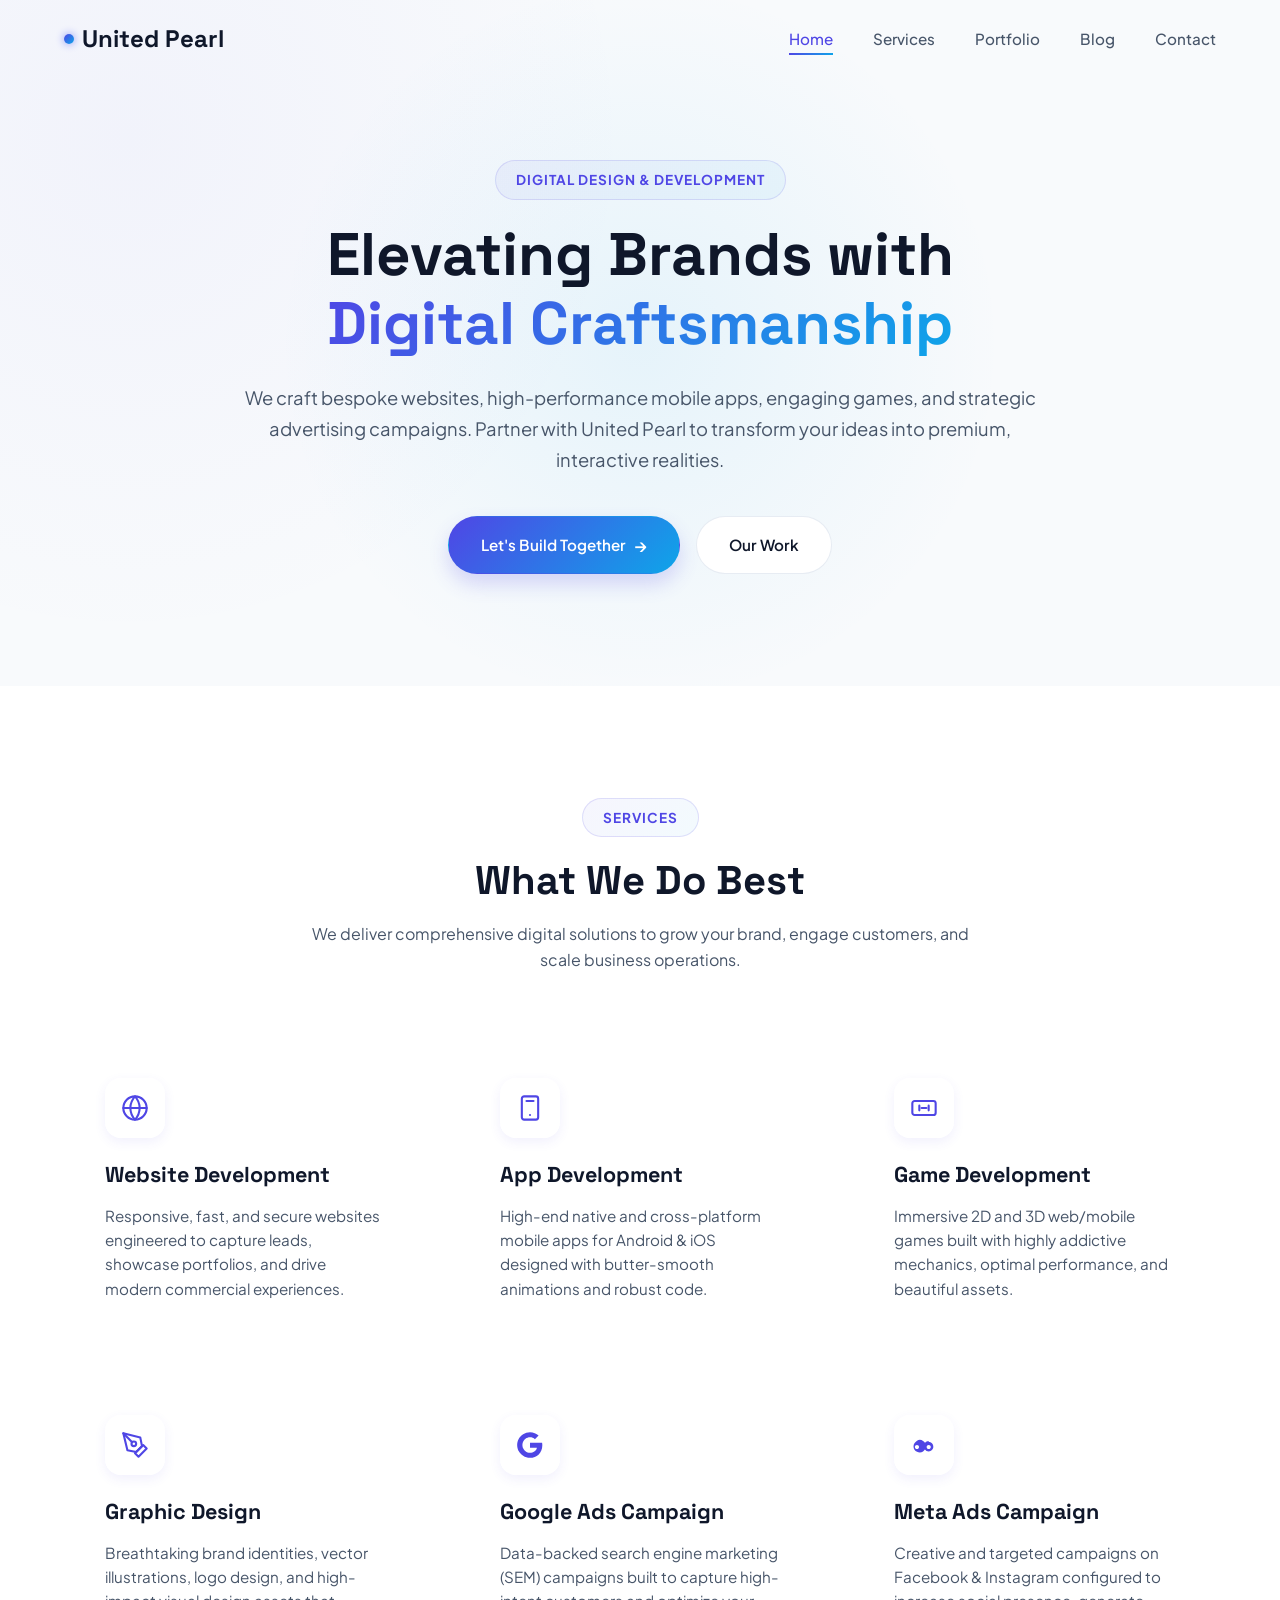
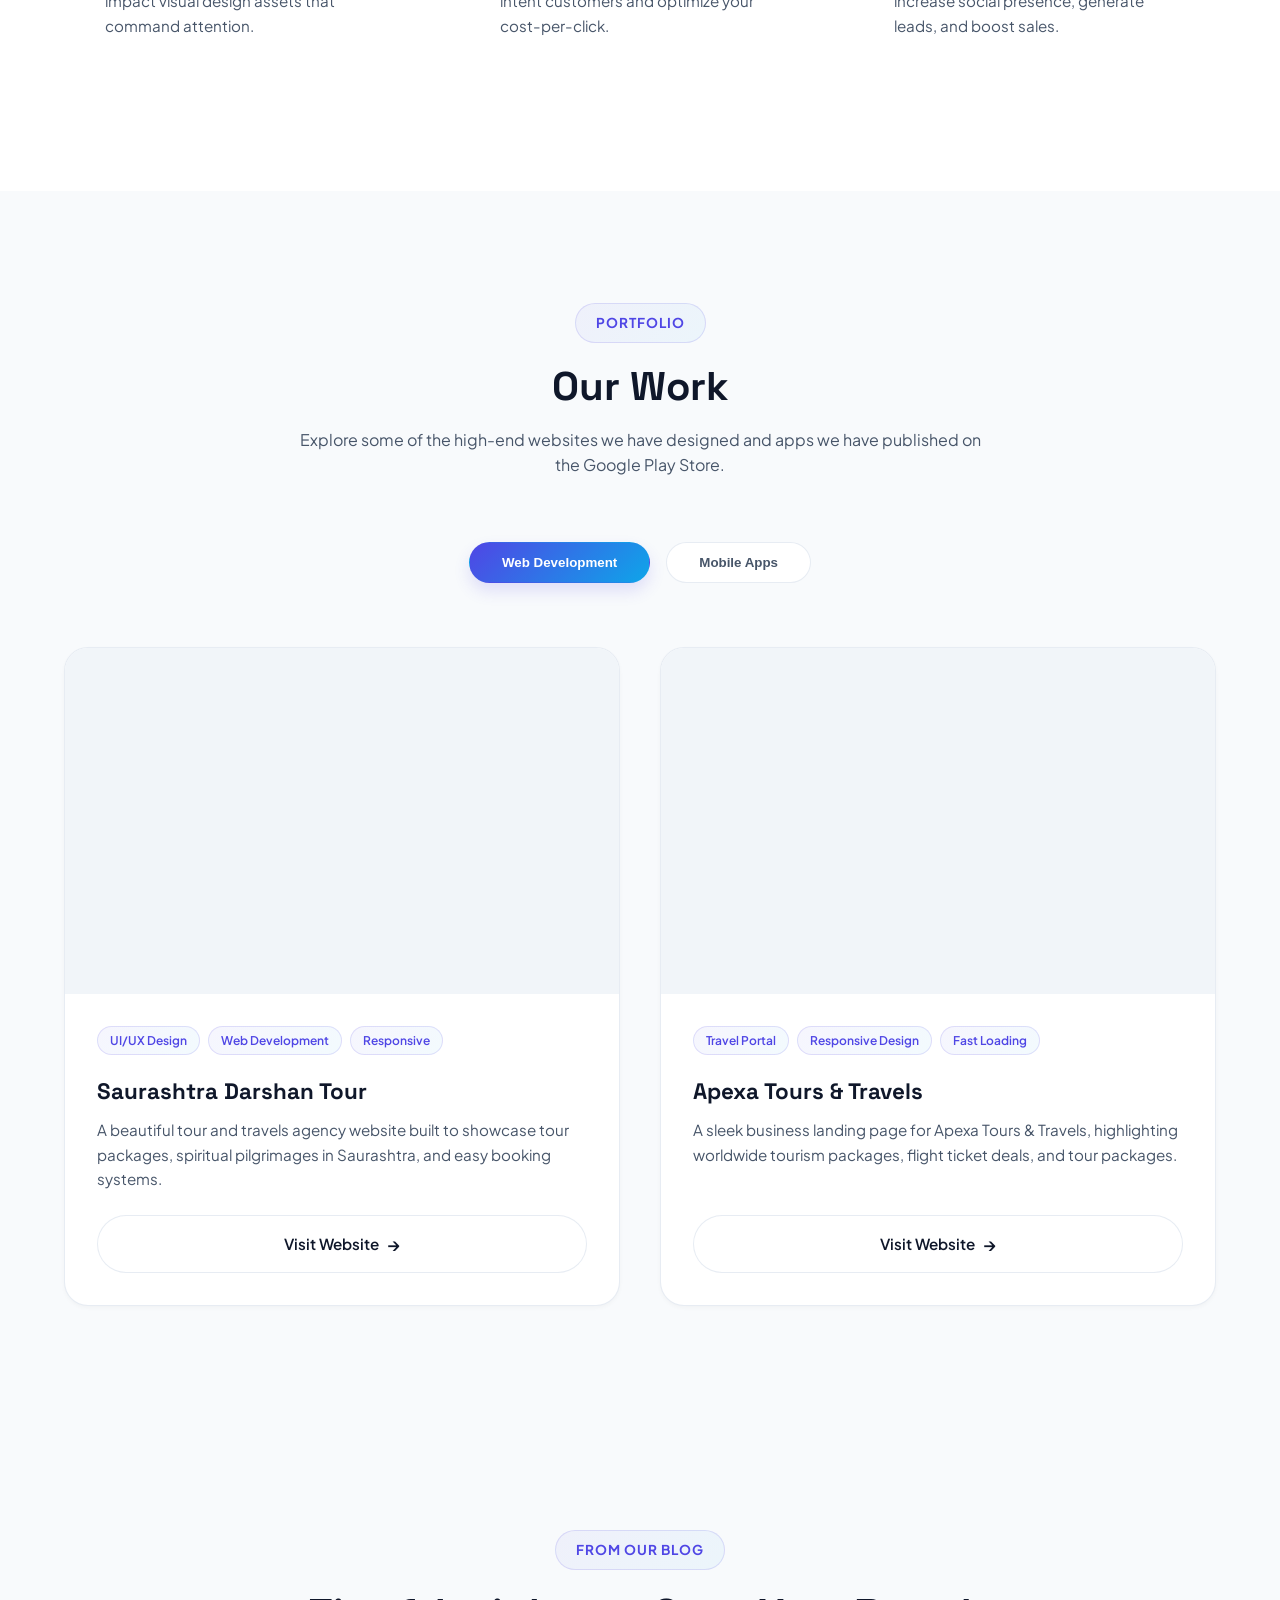
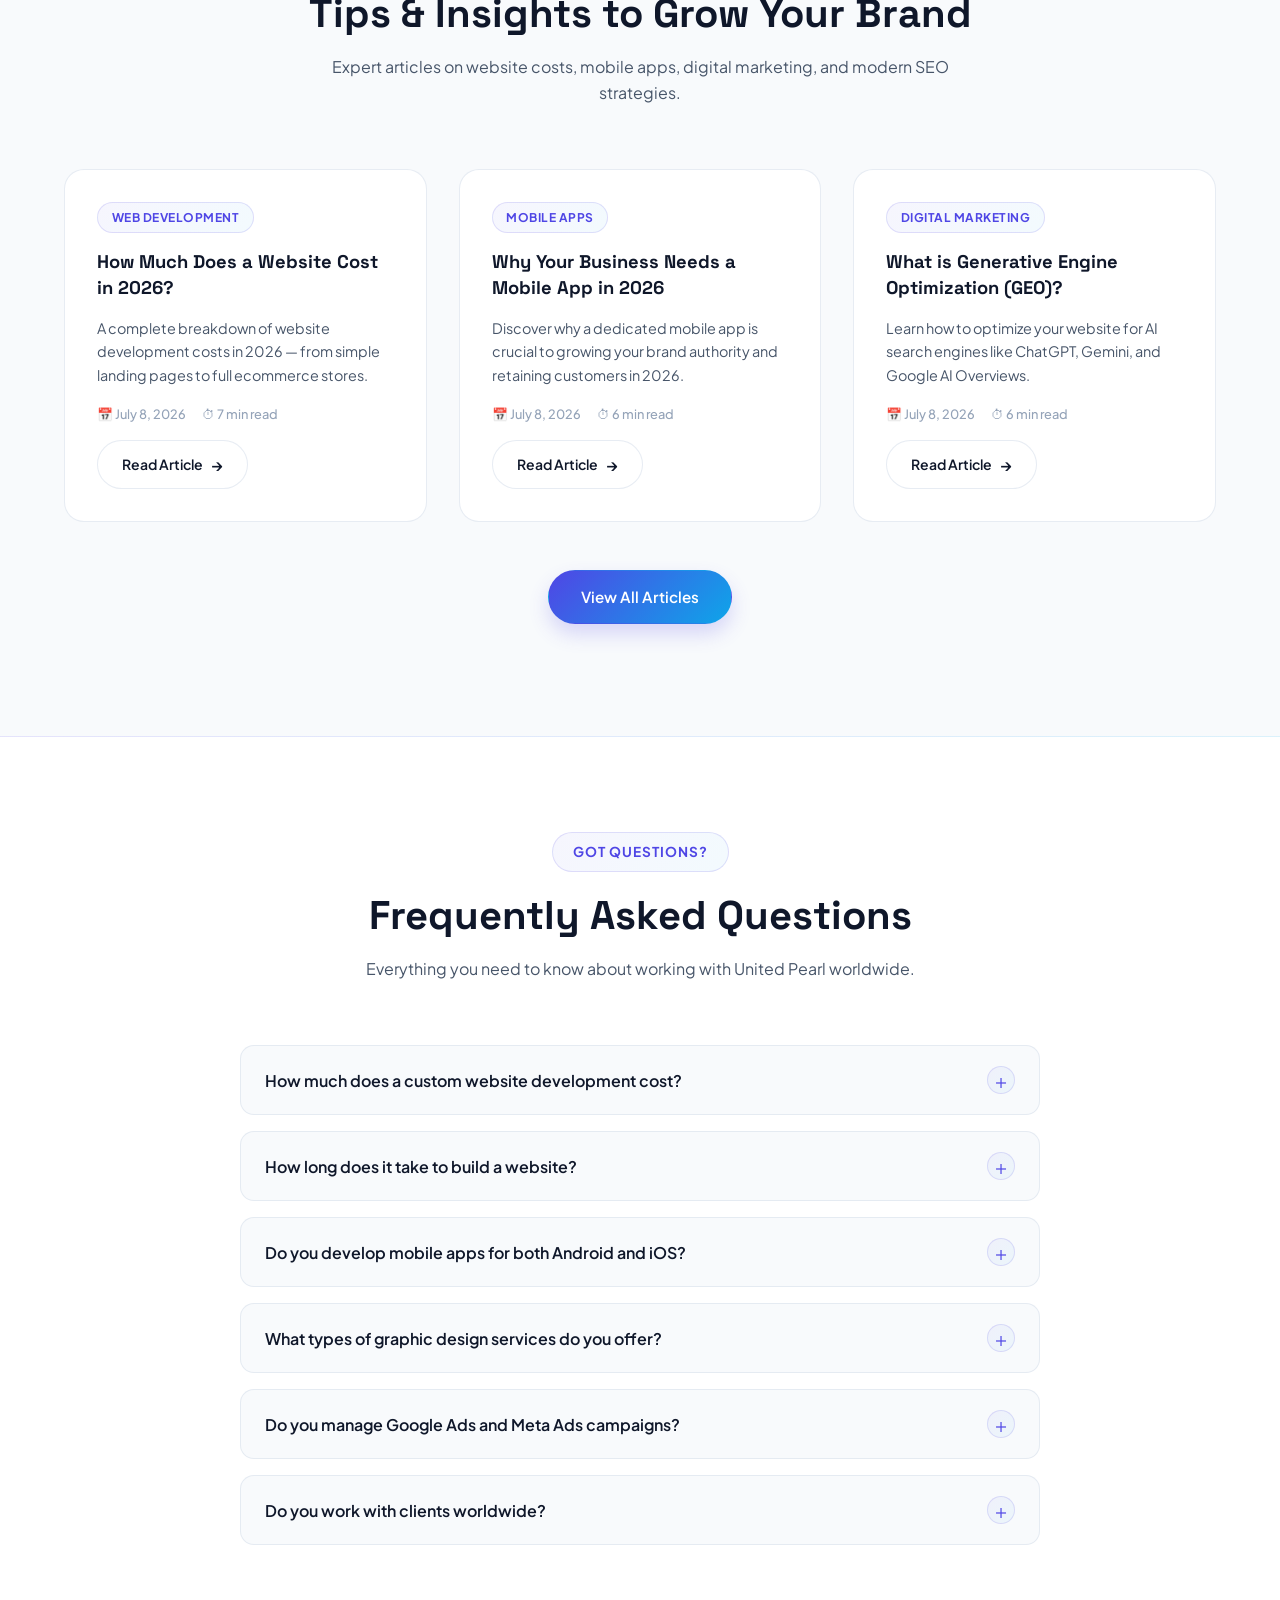
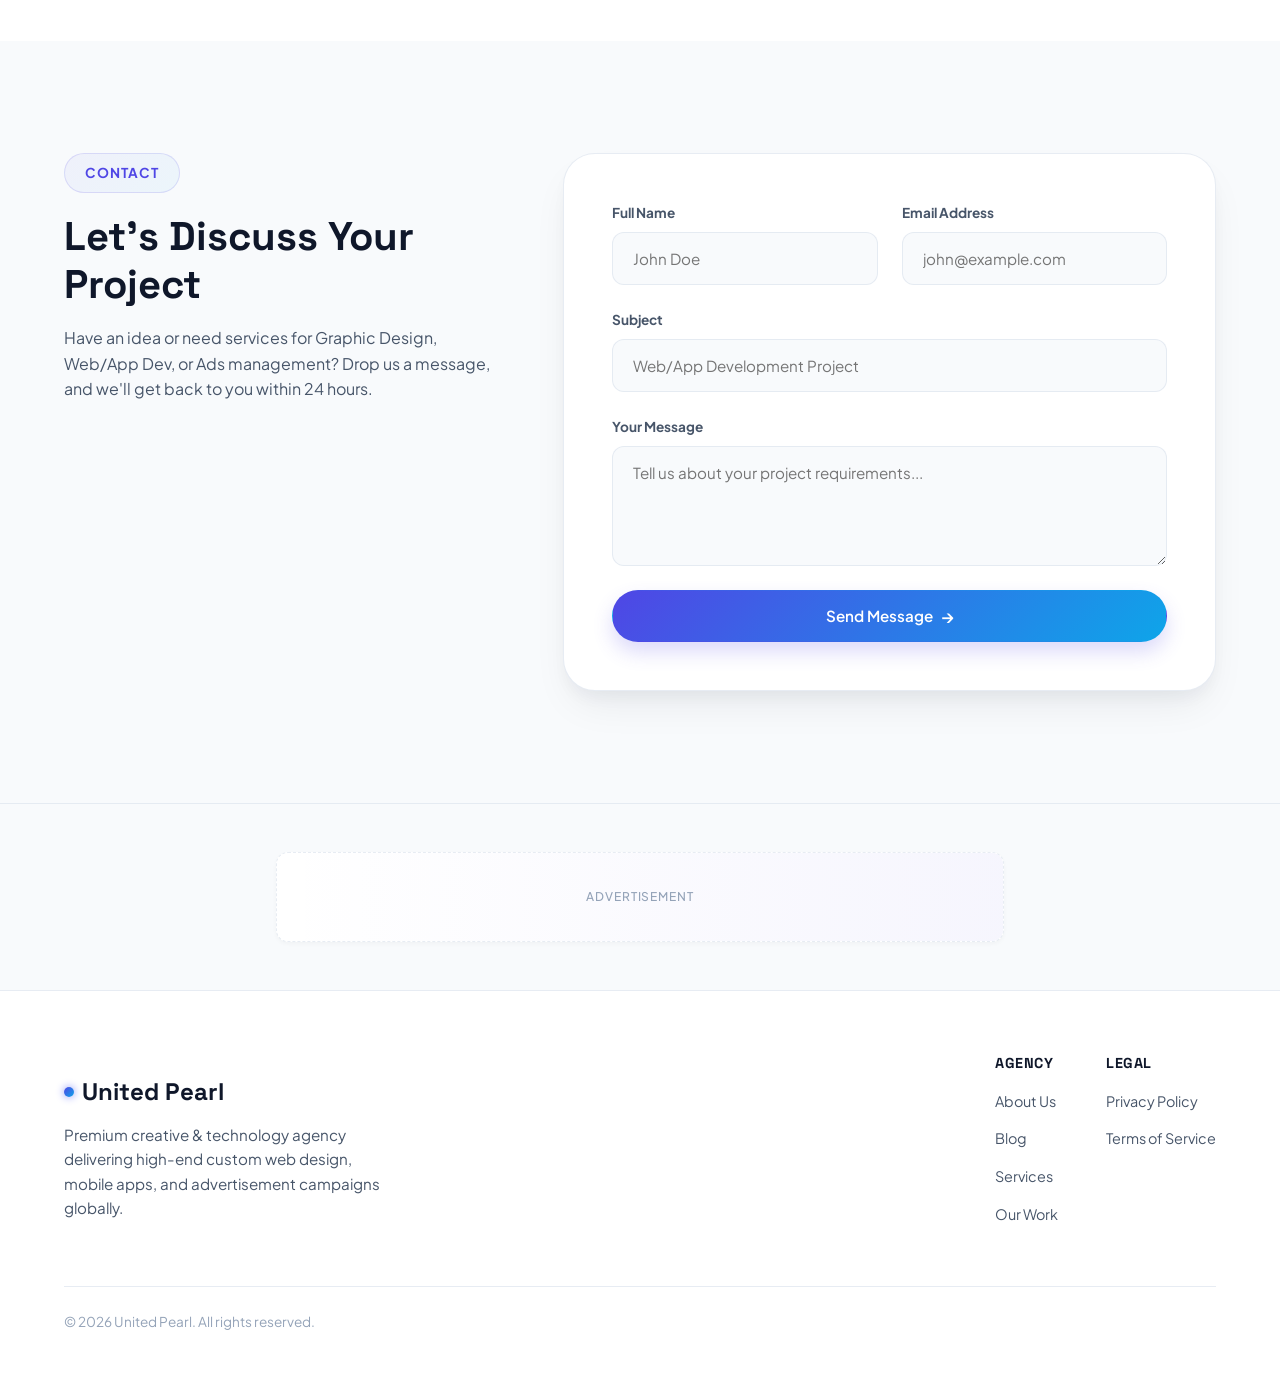
<file: index.html>
<!DOCTYPE html>
<html lang="en">
<head>
  <script async src="https://www.googletagmanager.com/gtag/js?id=G-N0ZPZ2YFR8"></script>
  <script>
    window.dataLayer = window.dataLayer || [];
    function gtag(){dataLayer.push(arguments);}
    gtag('js', new Date());
    gtag('config', 'G-N0ZPZ2YFR8');
  </script>

  <!-- Core Meta Tags -->
  <meta charset="UTF-8">
  <meta name="viewport" content="width=device-width, initial-scale=1.0">
  <meta name="robots" content="index, follow, max-snippet:-1, max-image-preview:large, max-video-preview:-1">
  <meta name="author" content="United Pearl">

  <!-- SEO: Title & Description (Global Keywords) -->
  <title>United Pearl | Custom Web Development, App Development & Digital Marketing Agency</title>
  <meta name="description" content="United Pearl is a premium creative & technology agency offering custom website development, mobile app development, game development, graphic design, and Google & Meta Ads management. Serving clients worldwide.">
  <meta name="keywords" content="custom web development services, website development company, mobile app development company, graphic design services, Google Ads management agency, Meta ads agency, game development company, logo design services, digital marketing agency, affordable website development, hire app developer">

  <!-- Canonical URL -->
  <link rel="canonical" href="https://unitedpearl.in/">

  <!-- Open Graph (Facebook, LinkedIn, WhatsApp previews) -->
  <meta property="og:type" content="website">
  <meta property="og:url" content="https://unitedpearl.in/">
  <meta property="og:title" content="United Pearl | Custom Web Development, App Development & Digital Marketing Agency">
  <meta property="og:description" content="Premium creative & tech agency offering custom websites, mobile apps, game development, graphic design, and Google/Meta Ads management. Serving clients worldwide.">
  <meta property="og:image" content="https://unitedpearl.in/assets/og-image.png">
  <meta property="og:image:width" content="1200">
  <meta property="og:image:height" content="630">
  <meta property="og:site_name" content="United Pearl">
  <meta property="og:locale" content="en_US">

  <!-- Twitter Card -->
  <meta name="twitter:card" content="summary_large_image">
  <meta name="twitter:site" content="@unitedpearl">
  <meta name="twitter:title" content="United Pearl | Custom Web Development & Digital Marketing Agency">
  <meta name="twitter:description" content="Premium creative & tech agency offering custom websites, mobile apps, game development, graphic design, and Google/Meta Ads worldwide.">
  <meta name="twitter:image" content="https://unitedpearl.in/assets/og-image.png">

  <!-- JSON-LD Structured Data (Schema Markup) -->
  <script type="application/ld+json">
  {
    "@context": "https://schema.org",
    "@graph": [
      {
        "@type": "Organization",
        "@id": "https://unitedpearl.in/#organization",
        "name": "United Pearl",
        "url": "https://unitedpearl.in/",
        "logo": {
          "@type": "ImageObject",
          "url": "https://unitedpearl.in/assets/og-image.png",
          "width": 1200,
          "height": 630
        },
        "description": "United Pearl is a premium creative and technology agency offering custom website development, mobile app development, game development, graphic design, and Google/Meta Ads management worldwide.",
        "foundingDate": "2023",
        "email": "contact@unitedpearl.in",
        "areaServed": "Worldwide",
        "sameAs": [
          "https://play.google.com/store/apps/developer?id=United+Pearl"
        ],
        "knowsAbout": [
          "Web Development",
          "Mobile App Development",
          "Game Development",
          "Graphic Design",
          "Google Ads",
          "Meta Ads",
          "Digital Marketing"
        ]
      },
      {
        "@type": "WebSite",
        "@id": "https://unitedpearl.in/#website",
        "url": "https://unitedpearl.in/",
        "name": "United Pearl",
        "description": "Premium Creative & Technology Agency - Websites, Apps, Games, Design & Ads",
        "publisher": {
          "@id": "https://unitedpearl.in/#organization"
        },
        "inLanguage": "en-US"
      },
      {
        "@type": "WebPage",
        "@id": "https://unitedpearl.in/#webpage",
        "url": "https://unitedpearl.in/",
        "name": "United Pearl | Custom Web Development, App Development & Digital Marketing Agency",
        "isPartOf": { "@id": "https://unitedpearl.in/#website" },
        "about": { "@id": "https://unitedpearl.in/#organization" },
        "description": "United Pearl - premium creative & tech agency for websites, apps, games, design & ads worldwide.",
        "breadcrumb": {
          "@type": "BreadcrumbList",
          "itemListElement": [
            {
              "@type": "ListItem",
              "position": 1,
              "name": "Home",
              "item": "https://unitedpearl.in/"
            }
          ]
        }
      },
      {
        "@type": "ItemList",
        "name": "United Pearl Services",
        "itemListElement": [
          {
            "@type": "Service",
            "position": 1,
            "name": "Custom Website Development",
            "description": "Responsive, fast, and secure custom websites engineered to capture leads, showcase portfolios, and drive modern commercial experiences worldwide.",
            "provider": { "@id": "https://unitedpearl.in/#organization" },
            "areaServed": "Worldwide",
            "serviceType": "Web Development"
          },
          {
            "@type": "Service",
            "position": 2,
            "name": "Mobile App Development",
            "description": "High-end native and cross-platform mobile apps for Android & iOS with smooth animations and robust code.",
            "provider": { "@id": "https://unitedpearl.in/#organization" },
            "areaServed": "Worldwide",
            "serviceType": "App Development"
          },
          {
            "@type": "Service",
            "position": 3,
            "name": "Game Development",
            "description": "Immersive 2D and 3D web/mobile games built with highly addictive mechanics, optimal performance, and beautiful assets.",
            "provider": { "@id": "https://unitedpearl.in/#organization" },
            "areaServed": "Worldwide",
            "serviceType": "Game Development"
          },
          {
            "@type": "Service",
            "position": 4,
            "name": "Graphic Design",
            "description": "Brand identities, logo design, vector illustrations, and high-impact visual design assets.",
            "provider": { "@id": "https://unitedpearl.in/#organization" },
            "areaServed": "Worldwide",
            "serviceType": "Graphic Design"
          },
          {
            "@type": "Service",
            "position": 5,
            "name": "Google Ads Management",
            "description": "Data-backed Google Search & Display ad campaigns built to capture high-intent customers and optimize your cost-per-click.",
            "provider": { "@id": "https://unitedpearl.in/#organization" },
            "areaServed": "Worldwide",
            "serviceType": "Digital Marketing"
          },
          {
            "@type": "Service",
            "position": 6,
            "name": "Meta Ads Management",
            "description": "Creative and targeted Facebook & Instagram ad campaigns to increase social presence, generate leads, and boost sales.",
            "provider": { "@id": "https://unitedpearl.in/#organization" },
            "areaServed": "Worldwide",
            "serviceType": "Digital Marketing"
          }
        ]
      },
      {
        "@type": "FAQPage",
        "mainEntity": [
          {
            "@type": "Question",
            "name": "How much does a custom website development cost?",
            "acceptedAnswer": {
              "@type": "Answer",
              "text": "Our custom website development packages start from an affordable price depending on your requirements. We offer responsive, fast, and SEO-optimized websites for businesses of all sizes worldwide. Contact us for a free quote."
            }
          },
          {
            "@type": "Question",
            "name": "How long does it take to build a website?",
            "acceptedAnswer": {
              "@type": "Answer",
              "text": "A standard business website typically takes 1-3 weeks. Complex web applications or e-commerce stores may take 4-8 weeks depending on the features and design requirements."
            }
          },
          {
            "@type": "Question",
            "name": "Do you develop mobile apps for both Android and iOS?",
            "acceptedAnswer": {
              "@type": "Answer",
              "text": "Yes! United Pearl develops high-performance native and cross-platform mobile apps for both Android and iOS. We specialize in Flutter, React Native, and native development to deliver smooth, butter-fast apps."
            }
          },
          {
            "@type": "Question",
            "name": "What types of graphic design services do you offer?",
            "acceptedAnswer": {
              "@type": "Answer",
              "text": "We offer complete brand identity design, logo design, vector illustrations, social media graphics, banner ads, and all types of visual design assets to help your brand stand out globally."
            }
          },
          {
            "@type": "Question",
            "name": "Do you manage Google Ads and Meta Ads campaigns?",
            "acceptedAnswer": {
              "@type": "Answer",
              "text": "Yes, United Pearl provides expert Google Search Ads, Display Ads, and Meta (Facebook & Instagram) Ads management. We create data-driven campaigns that maximize ROI and minimize your cost-per-click."
            }
          },
          {
            "@type": "Question",
            "name": "Do you work with clients worldwide?",
            "acceptedAnswer": {
              "@type": "Answer",
              "text": "Absolutely! United Pearl is a remote-first agency and we serve clients worldwide. We collaborate seamlessly with businesses across the US, UK, Australia, Canada, UAE, and beyond."
            }
          }
        ]
      }
    ]
  }
  </script>

  <!-- CSS Stylesheet -->
  <link rel="stylesheet" href="style.css">

  <!-- Favicon placeholder (Uses SVG) -->
  <link rel="icon" type="image/svg+xml" href="data:image/svg+xml,<svg xmlns=%22http://www.w3.org/2000/svg%22 viewBox=%220 0 100 100%22><circle cx=%2250%22 cy=%2250%22 r=%2240%22 fill=%22url(%23g)%22/><defs><linearGradient id=%22g%22 x1=%220%22 y1=%220%22 x2=%221%22 y2=%221%22><stop offset=%220%25%22 stop-color=%22%234f46e5%22/><stop offset=%22100%25%22 stop-color=%22%230ea5e9%22/></linearGradient></defs></svg>">

  <!-- Google AdSense -->
  <script async src="https://pagead2.googlesyndication.com/pagead/js/adsbygoogle.js?client=ca-pub-5391210910914867" crossorigin="anonymous"></script>

  <!-- Performance: Preload critical resources -->
  <link rel="preload" href="style.css" as="style">
  <link rel="dns-prefetch" href="//www.googletagmanager.com">
  <link rel="dns-prefetch" href="//pagead2.googlesyndication.com">
</head>
<body>

  <!-- Header Section -->
  <header id="header">
    <div class="container">
      <a href="#" class="logo">
        <span class="logo-dot"></span>
        United Pearl
      </a>
      
      <nav id="nav-menu">
        <a href="#hero" class="nav-link active">Home</a>
        <a href="#services" class="nav-link">Services</a>
        <a href="#portfolio" class="nav-link">Portfolio</a>
        <a href="blog/" class="nav-link">Blog</a>
        <a href="#contact" class="nav-link">Contact</a>
      </nav>
      
      <button class="mobile-nav-toggle" id="mobile-toggle" aria-label="Toggle Navigation">
        <span></span>
        <span></span>
        <span></span>
      </button>
    </div>
  </header>

  <!-- Hero Section -->
  <section id="hero" class="hero">
    <div class="container">
      <div class="hero-content-center fade-up">
        <span class="section-tag">Digital Design & Development</span>
        <h1 class="hero-title">Elevating Brands with <span class="text-gradient">Digital Craftsmanship</span></h1>
        <p class="hero-description">
          We craft bespoke websites, high-performance mobile apps, engaging games, and strategic advertising campaigns. Partner with United Pearl to transform your ideas into premium, interactive realities.
        </p>
        <div class="hero-cta">
          <a href="#contact" class="btn btn-primary">
            Let's Build Together
            <span class="btn-icon">&rarr;</span>
          </a>
          <a href="#portfolio" class="btn btn-secondary">Our Work</a>
        </div>
      </div>
    </div>
  </section>

  <!-- Services Section -->
  <section id="services" class="services">
    <div class="container">
      <div class="section-title-wrap fade-up">
        <span class="section-tag">Services</span>
        <h2 class="section-title">What We Do Best</h2>
        <p>We deliver comprehensive digital solutions to grow your brand, engage customers, and scale business operations.</p>
      </div>
      
      <div class="services-grid">
        <!-- Service 1: Web Development -->
        <div class="service-card fade-up">
          <div class="service-icon">
            <svg class="outline-icon" viewBox="0 0 24 24" stroke-width="1.8" stroke-linecap="round" stroke-linejoin="round"><circle cx="12" cy="12" r="10"/><path d="M2 12h20M12 2a15.3 15.3 0 0 1 4 10 15.3 15.3 0 0 1-4 10 15.3 15.3 0 0 1-4-10 15.3 15.3 0 0 1 4-10z"/></svg>
          </div>
          <h3>Website Development</h3>
          <p>Responsive, fast, and secure websites engineered to capture leads, showcase portfolios, and drive modern commercial experiences.</p>
        </div>

        <!-- Service 2: App Development -->
        <div class="service-card fade-up" style="transition-delay: 0.1s;">
          <div class="service-icon">
            <svg class="outline-icon" viewBox="0 0 24 24" stroke-width="1.8" stroke-linecap="round" stroke-linejoin="round"><rect x="5" y="2" width="14" height="20" rx="2"/><path d="M12 18h.01"/><path d="M9 6h6"/></svg>
          </div>
          <h3>App Development</h3>
          <p>High-end native and cross-platform mobile apps for Android & iOS designed with butter-smooth animations and robust code.</p>
        </div>

        <!-- Service 3: Game Development -->
        <div class="service-card fade-up" style="transition-delay: 0.2s;">
          <div class="service-icon">
            <svg class="outline-icon" viewBox="0 0 24 24" stroke-width="1.8" stroke-linecap="round" stroke-linejoin="round"><rect x="2" y="6" width="20" height="12" rx="2"/><path d="M12 12h.01M8 10v4M16 10v4M10 12h4"/></svg>
          </div>
          <h3>Game Development</h3>
          <p>Immersive 2D and 3D web/mobile games built with highly addictive mechanics, optimal performance, and beautiful assets.</p>
        </div>

        <!-- Service 4: Graphic Design -->
        <div class="service-card fade-up" style="transition-delay: 0.3s;">
          <div class="service-icon">
            <svg class="outline-icon" viewBox="0 0 24 24" stroke-width="1.8" stroke-linecap="round" stroke-linejoin="round"><path d="M12 19l7-7 3 3-7 7-3-3z"/><path d="M18 13l-1.5-7.5L2 2l3.5 14.5L13 18l5-5z"/><path d="M2 2l7.586 7.586"/><circle cx="11" cy="11" r="2"/></svg>
          </div>
          <h3>Graphic Design</h3>
          <p>Breathtaking brand identities, vector illustrations, logo design, and high-impact visual design assets that command attention.</p>
        </div>

        <!-- Service 5: Google Ads -->
        <div class="service-card fade-up" style="transition-delay: 0.4s;">
          <div class="service-icon">
            <svg class="filled-icon" viewBox="0 0 24 24"><path d="M22.56 12.25c0-.78-.07-1.53-.2-2.25H12v4.26h5.92c-.26 1.37-1.04 2.53-2.21 3.31v2.77h3.57c2.08-1.92 3.28-4.74 3.28-8.09z"/><path d="M12 23c2.97 0 5.46-.98 7.28-2.66l-3.57-2.77c-.98.66-2.23 1.06-3.71 1.06-2.86 0-5.29-1.93-6.16-4.53H2.18v2.84C3.99 20.53 7.7 23 12 23z"/><path d="M5.84 14.09c-.22-.66-.35-1.36-.35-2.09s.13-1.43.35-2.09V7.06H2.18C1.43 8.55 1 10.22 1 12s.43 3.45 1.18 4.94l2.85-2.22.81-.63z"/><path d="M12 5.38c1.62 0 3.06.56 4.21 1.64l3.15-3.15C17.45 2.09 14.97 1 12 1 7.7 1 3.99 3.47 2.18 7.06l3.66 2.84c.87-2.6 3.3-4.53 6.16-4.53z"/></svg>
          </div>
          <h3>Google Ads Campaign</h3>
          <p>Data-backed search engine marketing (SEM) campaigns built to capture high-intent customers and optimize your cost-per-click.</p>
        </div>

        <!-- Service 6: Meta Ads -->
        <div class="service-card fade-up" style="transition-delay: 0.5s;">
          <div class="service-icon">
            <svg class="filled-icon" viewBox="0 0 24 24"><path d="M16.035 8.5c-1.285 0-2.476.624-3.23 1.666a5.53 5.53 0 0 0-1.61-1.666c-1.516-1.127-3.6-1.21-5.176-.237C4.195 9.423 3 11.23 3 13.25c0 2.02 1.196 3.827 3.02 4.487 1.575.973 3.66.89 5.175-.237.585-.436 1.116-1.002 1.61-1.666.754 1.042 1.945 1.666 3.23 1.666 2.185 0 3.965-1.79 3.965-4 0-2.21-1.78-4-3.965-4zm-10.07 7c-.985 0-1.785-.785-1.785-1.75s.8-1.75 1.785-1.75c.985 0 1.785.785 1.785 1.75s-.8 1.75-1.785 1.75zm10.07 0c-.985 0-1.785-.785-1.785-1.75s.8-1.75 1.785-1.75c.985 0 1.785.785 1.785 1.75s-.8 1.75-1.785 1.75z"/></svg>
          </div>
          <h3>Meta Ads Campaign</h3>
          <p>Creative and targeted campaigns on Facebook & Instagram configured to increase social presence, generate leads, and boost sales.</p>
        </div>
      </div>
    </div>
  </section>

  <!-- Portfolio Section -->
  <section id="portfolio" class="portfolio">
    <div class="container">
      <div class="section-title-wrap fade-up">
        <span class="section-tag">Portfolio</span>
        <h2 class="section-title">Our Work</h2>
        <p>Explore some of the high-end websites we have designed and apps we have published on the Google Play Store.</p>
      </div>

      <!-- Tab Buttons -->
      <div class="portfolio-tabs fade-up">
        <button class="tab-btn active" data-tab="websites">Web Development</button>
        <button class="tab-btn" data-tab="apps">Mobile Apps</button>
      </div>

      <!-- Tab Content: Websites -->
      <div class="portfolio-pane active" id="websites">
        <div class="portfolio-grid">
          <!-- Web Project 1 -->
          <article class="web-card fade-up">
            <div class="web-preview">
              <img src="assets/web_tour_mockup.png" alt="Saurashtra Darshan Tour - Web Development Portfolio by United Pearl" width="800" height="500" loading="lazy" decoding="async">
            </div>
            <div class="web-card-content">
              <div class="web-tags">
                <span>UI/UX Design</span>
                <span>Web Development</span>
                <span>Responsive</span>
              </div>
              <h3>Saurashtra Darshan Tour</h3>
              <p>A beautiful tour and travels agency website built to showcase tour packages, spiritual pilgrimages in Saurashtra, and easy booking systems.</p>
              <a href="https://saurashtradarshantour.com/" target="_blank" rel="noopener noreferrer" class="btn btn-secondary">
                Visit Website
                <span class="btn-icon">&rarr;</span>
              </a>
            </div>
          </article>

          <!-- Web Project 2 -->
          <article class="web-card fade-up" style="transition-delay: 0.1s;">
            <div class="web-preview">
              <img src="assets/web_apexa_mockup.png" alt="Apexa Tours and Travels Website - Web Development Portfolio by United Pearl" width="800" height="500" loading="lazy" decoding="async">
            </div>
            <div class="web-card-content">
              <div class="web-tags">
                <span>Travel Portal</span>
                <span>Responsive Design</span>
                <span>Fast Loading</span>
              </div>
              <h3>Apexa Tours & Travels</h3>
              <p>A sleek business landing page for Apexa Tours & Travels, highlighting worldwide tourism packages, flight ticket deals, and tour packages.</p>
              <a href="https://www.apexatoursandtravels.com/" target="_blank" rel="noopener noreferrer" class="btn btn-secondary">
                Visit Website
                <span class="btn-icon">&rarr;</span>
              </a>
            </div>
          </article>
        </div>
      </div>

      <div class="portfolio-pane" id="apps">
        <div class="portfolio-grid apps-grid">
          <!-- App 1: Document Reader -->
          <article class="app-card">
            <div class="app-header">
              <div class="app-icon">
                <img src="assets/app_docreader_icon.png" alt="Document Reader App by United Pearl" width="64" height="64" loading="lazy" decoding="async">
              </div>
              <div class="app-title-wrap">
                <h3>Document Reader</h3>
                <span class="app-developer">United Pearl</span>
              </div>
            </div>
            <p class="app-description">
              All-in-one PDF reader, document viewer, image to PDF converter, and useful office utility tools.
            </p>
            <a href="https://play.google.com/store/apps/details?id=com.dgpatelk.mobileapp&pcampaignid=web_share" target="_blank" rel="noopener noreferrer" class="play-badge-btn">
              <svg xmlns="http://www.w3.org/2000/svg" viewBox="0 0 466 511.98">
                <g fill-rule="nonzero">
                  <path fill="#EA4335" d="M199.9 237.8 1.4 470.17c7.22 24.57 30.16 41.81 55.8 41.81 11.16 0 20.93-2.79 29.3-8.37l244.16-139.46L199.9 237.8z"/>
                  <path fill="#FBBC04" d="m433.91 205.1-104.65-60-111.61 110.22 113.01 108.83 104.64-58.6c18.14-9.77 30.7-29.3 30.7-50.23-1.4-20.93-13.95-40.46-32.09-50.22z"/>
                  <path fill="#34A853" d="M199.42 273.45 329.27 145.1 87.9 8.37C79.53 2.79 68.36 0 57.2 0 30.7 0 6.98 18.14 1.4 41.86l198.02 231.59z"/>
                  <path fill="#4285F4" d="M1.39 41.86C0 46.04 0 51.63 0 57.2v397.64c0 5.57 0 9.76 1.4 15.34l216.27-214.86L1.39 41.86z"/>
                </g>
              </svg>
              <div class="badge-text">
                <span>Get it on</span>
                <strong>Google Play</strong>
              </div>
            </a>
          </article>

          <!-- App 2: Invoice & Billing Generator -->
          <article class="app-card">
            <div class="app-header">
              <div class="app-icon">
                <img src="assets/app_invoice_icon.png" alt="Invoice and Billing Generator App by United Pearl" width="64" height="64" loading="lazy" decoding="async">
              </div>
              <div class="app-title-wrap">
                <h3>Invoice & Billing Generator</h3>
                <span class="app-developer">United Pearl</span>
              </div>
            </div>
            <p class="app-description">
              Easily create professional PDF invoices, generate fast digital bills, and manage your business inventory.
            </p>
            <a href="https://play.google.com/store/apps/details?id=com.dgpatel.tictactoewebapp&pcampaignid=web_share" target="_blank" rel="noopener noreferrer" class="play-badge-btn">
              <svg xmlns="http://www.w3.org/2000/svg" viewBox="0 0 466 511.98">
                <g fill-rule="nonzero">
                  <path fill="#EA4335" d="M199.9 237.8 1.4 470.17c7.22 24.57 30.16 41.81 55.8 41.81 11.16 0 20.93-2.79 29.3-8.37l244.16-139.46L199.9 237.8z"/>
                  <path fill="#FBBC04" d="m433.91 205.1-104.65-60-111.61 110.22 113.01 108.83 104.64-58.6c18.14-9.77 30.7-29.3 30.7-50.23-1.4-20.93-13.95-40.46-32.09-50.22z"/>
                  <path fill="#34A853" d="M199.42 273.45 329.27 145.1 87.9 8.37C79.53 2.79 68.36 0 57.2 0 30.7 0 6.98 18.14 1.4 41.86l198.02 231.59z"/>
                  <path fill="#4285F4" d="M1.39 41.86C0 46.04 0 51.63 0 57.2v397.64c0 5.57 0 9.76 1.4 15.34l216.27-214.86L1.39 41.86z"/>
                </g>
              </svg>
              <div class="badge-text">
                <span>Get it on</span>
                <strong>Google Play</strong>
              </div>
            </a>
          </article>

          <!-- App 3: QR & Barcode Scanner-Generator -->
          <article class="app-card">
            <div class="app-header">
              <div class="app-icon">
                <img src="assets/app_scanner_icon.png" alt="QR and Barcode Scanner App by United Pearl" width="64" height="64" loading="lazy" decoding="async">
              </div>
              <div class="app-title-wrap">
                <h3>QR & Barcode Scanner-Generator</h3>
                <span class="app-developer">United Pearl</span>
              </div>
            </div>
            <p class="app-description">
              Create, scan, and customize all types of QR codes and barcodes instantly. Fast, secure, and ready.
            </p>
            <a href="https://play.google.com/store/apps/details?id=com.anonymous.dynamiccopernicus&pcampaignid=web_share" target="_blank" rel="noopener noreferrer" class="play-badge-btn">
              <svg xmlns="http://www.w3.org/2000/svg" viewBox="0 0 466 511.98">
                <g fill-rule="nonzero">
                  <path fill="#EA4335" d="M199.9 237.8 1.4 470.17c7.22 24.57 30.16 41.81 55.8 41.81 11.16 0 20.93-2.79 29.3-8.37l244.16-139.46L199.9 237.8z"/>
                  <path fill="#FBBC04" d="m433.91 205.1-104.65-60-111.61 110.22 113.01 108.83 104.64-58.6c18.14-9.77 30.7-29.3 30.7-50.23-1.4-20.93-13.95-40.46-32.09-50.22z"/>
                  <path fill="#34A853" d="M199.42 273.45 329.27 145.1 87.9 8.37C79.53 2.79 68.36 0 57.2 0 30.7 0 6.98 18.14 1.4 41.86l198.02 231.59z"/>
                  <path fill="#4285F4" d="M1.39 41.86C0 46.04 0 51.63 0 57.2v397.64c0 5.57 0 9.76 1.4 15.34l216.27-214.86L1.39 41.86z"/>
                </g>
              </svg>
              <div class="badge-text">
                <span>Get it on</span>
                <strong>Google Play</strong>
              </div>
            </a>
          </article>
        </div>
      </div>
    </div>
  </section>

  <!-- Blog Section (SEO: Internal Linking & Keywords) -->
  <section id="blog" class="blog-section">
    <div class="container">
      <div class="section-title-wrap fade-up">
        <span class="section-tag">From Our Blog</span>
        <h2 class="section-title">Tips &amp; Insights to Grow Your Brand</h2>
        <p>Expert articles on website costs, mobile apps, digital marketing, and modern SEO strategies.</p>
      </div>

      <div class="blog-grid fade-up">
        <!-- Blog Card 1: Website Cost -->
        <article class="blog-card">
          <span class="blog-card-tag">Web Development</span>
          <h3 class="blog-card-title">How Much Does a Website Cost in 2026?</h3>
          <p class="blog-card-excerpt">A complete breakdown of website development costs in 2026 — from simple landing pages to full ecommerce stores.</p>
          <div class="blog-card-meta">
            <span>📅 July 8, 2026</span>
            <span>⏱ 7 min read</span>
          </div>
          <a href="blog/how-much-does-a-website-cost.html" class="blog-card-link">Read Article <span class="btn-icon">→</span></a>
        </article>

        <!-- Blog Card 2: Mobile App Benefits -->
        <article class="blog-card">
          <span class="blog-card-tag">Mobile Apps</span>
          <h3 class="blog-card-title">Why Your Business Needs a Mobile App in 2026</h3>
          <p class="blog-card-excerpt">Discover why a dedicated mobile app is crucial to growing your brand authority and retaining customers in 2026.</p>
          <div class="blog-card-meta">
            <span>📅 July 8, 2026</span>
            <span>⏱ 6 min read</span>
          </div>
          <a href="blog/why-your-business-needs-a-mobile-app.html" class="blog-card-link">Read Article <span class="btn-icon">→</span></a>
        </article>

        <!-- Blog Card 3: GEO vs SEO -->
        <article class="blog-card">
          <span class="blog-card-tag">Digital Marketing</span>
          <h3 class="blog-card-title">What is Generative Engine Optimization (GEO)?</h3>
          <p class="blog-card-excerpt">Learn how to optimize your website for AI search engines like ChatGPT, Gemini, and Google AI Overviews.</p>
          <div class="blog-card-meta">
            <span>📅 July 8, 2026</span>
            <span>⏱ 6 min read</span>
          </div>
          <a href="blog/what-is-generative-engine-optimization-geo.html" class="blog-card-link">Read Article <span class="btn-icon">→</span></a>
        </article>
      </div>

      <div class="blog-section-cta fade-up">
        <a href="blog/" class="btn btn-primary">View All Articles</a>
      </div>
    </div>
  </section>

  <!-- FAQ Section (SEO: Featured Snippets & AI Citations) -->
  <section id="faq" class="faq-section">
    <div class="container">
      <div class="section-title-wrap fade-up">
        <span class="section-tag">Got Questions?</span>
        <h2 class="section-title">Frequently Asked Questions</h2>
        <p>Everything you need to know about working with United Pearl worldwide.</p>
      </div>

      <div class="faq-grid fade-up">

        <div class="faq-item">
          <button class="faq-question" aria-expanded="false">
            How much does a custom website development cost?
            <span class="faq-icon">+</span>
          </button>
          <div class="faq-answer">
            <p>Our custom website development packages are affordable and flexible based on your requirements. We build responsive, fast, and SEO-optimized websites for businesses of all sizes worldwide. <a href="#contact">Contact us for a free quote.</a></p>
          </div>
        </div>

        <div class="faq-item">
          <button class="faq-question" aria-expanded="false">
            How long does it take to build a website?
            <span class="faq-icon">+</span>
          </button>
          <div class="faq-answer">
            <p>A standard business website typically takes <strong>1–3 weeks</strong>. Complex web applications or e-commerce stores may take 4–8 weeks depending on features and design requirements.</p>
          </div>
        </div>

        <div class="faq-item">
          <button class="faq-question" aria-expanded="false">
            Do you develop mobile apps for both Android and iOS?
            <span class="faq-icon">+</span>
          </button>
          <div class="faq-answer">
            <p>Yes! United Pearl develops high-performance native and cross-platform mobile apps for both <strong>Android & iOS</strong>. We use Flutter, React Native, and native tools to deliver smooth, butter-fast apps.</p>
          </div>
        </div>

        <div class="faq-item">
          <button class="faq-question" aria-expanded="false">
            What types of graphic design services do you offer?
            <span class="faq-icon">+</span>
          </button>
          <div class="faq-answer">
            <p>We offer complete <strong>brand identity design, logo design</strong>, vector illustrations, social media graphics, banner ads, and all types of visual design assets to help your brand stand out globally.</p>
          </div>
        </div>

        <div class="faq-item">
          <button class="faq-question" aria-expanded="false">
            Do you manage Google Ads and Meta Ads campaigns?
            <span class="faq-icon">+</span>
          </button>
          <div class="faq-answer">
            <p>Yes! We provide expert <strong>Google Search & Display Ads</strong> and <strong>Meta (Facebook & Instagram) Ads</strong> management. We create data-driven campaigns that maximize ROI and minimize your cost-per-click.</p>
          </div>
        </div>

        <div class="faq-item">
          <button class="faq-question" aria-expanded="false">
            Do you work with clients worldwide?
            <span class="faq-icon">+</span>
          </button>
          <div class="faq-answer">
            <p>Absolutely! United Pearl is a <strong>remote-first agency</strong> and we serve clients globally — US, UK, Australia, Canada, UAE, and beyond. We collaborate seamlessly across time zones.</p>
          </div>
        </div>

      </div>
    </div>
  </section>


  <!-- Contact Section -->
  <section id="contact" class="contact">
    <div class="container">
      <div class="contact-grid">
        <div class="contact-info fade-up">
          <div>
            <span class="section-tag">Contact</span>
            <h2 class="section-title">Let's Discuss Your Project</h2>
            <p>Have an idea or need services for Graphic Design, Web/App Dev, or Ads management? Drop us a message, and we'll get back to you within 24 hours.</p>
          </div>


        </div>
        
        <div class="contact-form-container fade-up" style="transition-delay: 0.2s;">
          <form id="contact-form" action="https://formspree.io/f/xeebaqgj" method="POST">
            <div class="form-group-row">
              <div class="form-group">
                <label for="name" class="form-label">Full Name</label>
                <input type="text" id="name" name="name" class="form-input" placeholder="John Doe" required>
              </div>
              <div class="form-group">
                <label for="email" class="form-label">Email Address</label>
                <input type="email" id="email" name="email" class="form-input" placeholder="john@example.com" required>
              </div>
            </div>
            
            <div class="form-group">
              <label for="subject" class="form-label">Subject</label>
              <input type="text" id="subject" name="subject" class="form-input" placeholder="Web/App Development Project" required>
            </div>
            
            <div class="form-group">
              <label for="message" class="form-label">Your Message</label>
              <textarea id="message" name="message" class="form-input" placeholder="Tell us about your project requirements..." required></textarea>
            </div>
            
            <button type="submit" class="btn btn-primary" style="width: 100%;">
              Send Message
              <span class="btn-icon">&rarr;</span>
            </button>
            
            <div id="form-status" class="form-feedback"></div>
          </form>
        </div>
      </div>
    </div>
  </section>

  <!-- Ad Section -->
  <section class="ad-section" style="padding: 3rem 0; background: var(--bg-primary); border-top: 1px solid var(--border-color);">
    <div class="container" style="display: flex; justify-content: center;">
      <!-- United Banner -->
      <div class="ad-wrapper">
        <ins class="adsbygoogle"
             style="display:block; width: 100%;"
             data-ad-client="ca-pub-5391210910914867"
             data-ad-slot="3145080229"
             data-ad-format="auto"
             data-full-width-responsive="true"></ins>
        <script>
             (adsbygoogle = window.adsbygoogle || []).push({});
        </script>
      </div>
    </div>
  </section>

  <!-- Footer Section -->
  <footer>
    <div class="container">
      <div class="footer-top">
        <div class="footer-brand">
          <a href="#" class="logo">
            <span class="logo-dot"></span>
            United Pearl
          </a>
          <p class="footer-tagline">Premium creative &amp; technology agency delivering high-end custom web design, mobile apps, and advertisement campaigns globally.</p>
        </div>
        <div class="footer-links">
          <div class="footer-link-group">
            <h4>Agency</h4>
            <ul>
              <li><a href="about.html">About Us</a></li>
              <li><a href="blog/">Blog</a></li>
              <li><a href="#services">Services</a></li>
              <li><a href="#portfolio">Our Work</a></li>
            </ul>
          </div>
          <div class="footer-link-group">
            <h4>Legal</h4>
            <ul>
              <li><a href="privacy-policy.html">Privacy Policy</a></li>
              <li><a href="terms-of-service.html">Terms of Service</a></li>
            </ul>
          </div>
        </div>
      </div>
      <div class="footer-bottom" style="margin-top: 3rem; padding-top: 1.5rem; border-top: 1px solid var(--border-color);">
        <p>&copy; 2026 United Pearl. All rights reserved.</p>
      </div>
    </div>
  </footer>  <!-- JS Script -->
  <script src="script.js"></script>
</body>
</html>
</file>
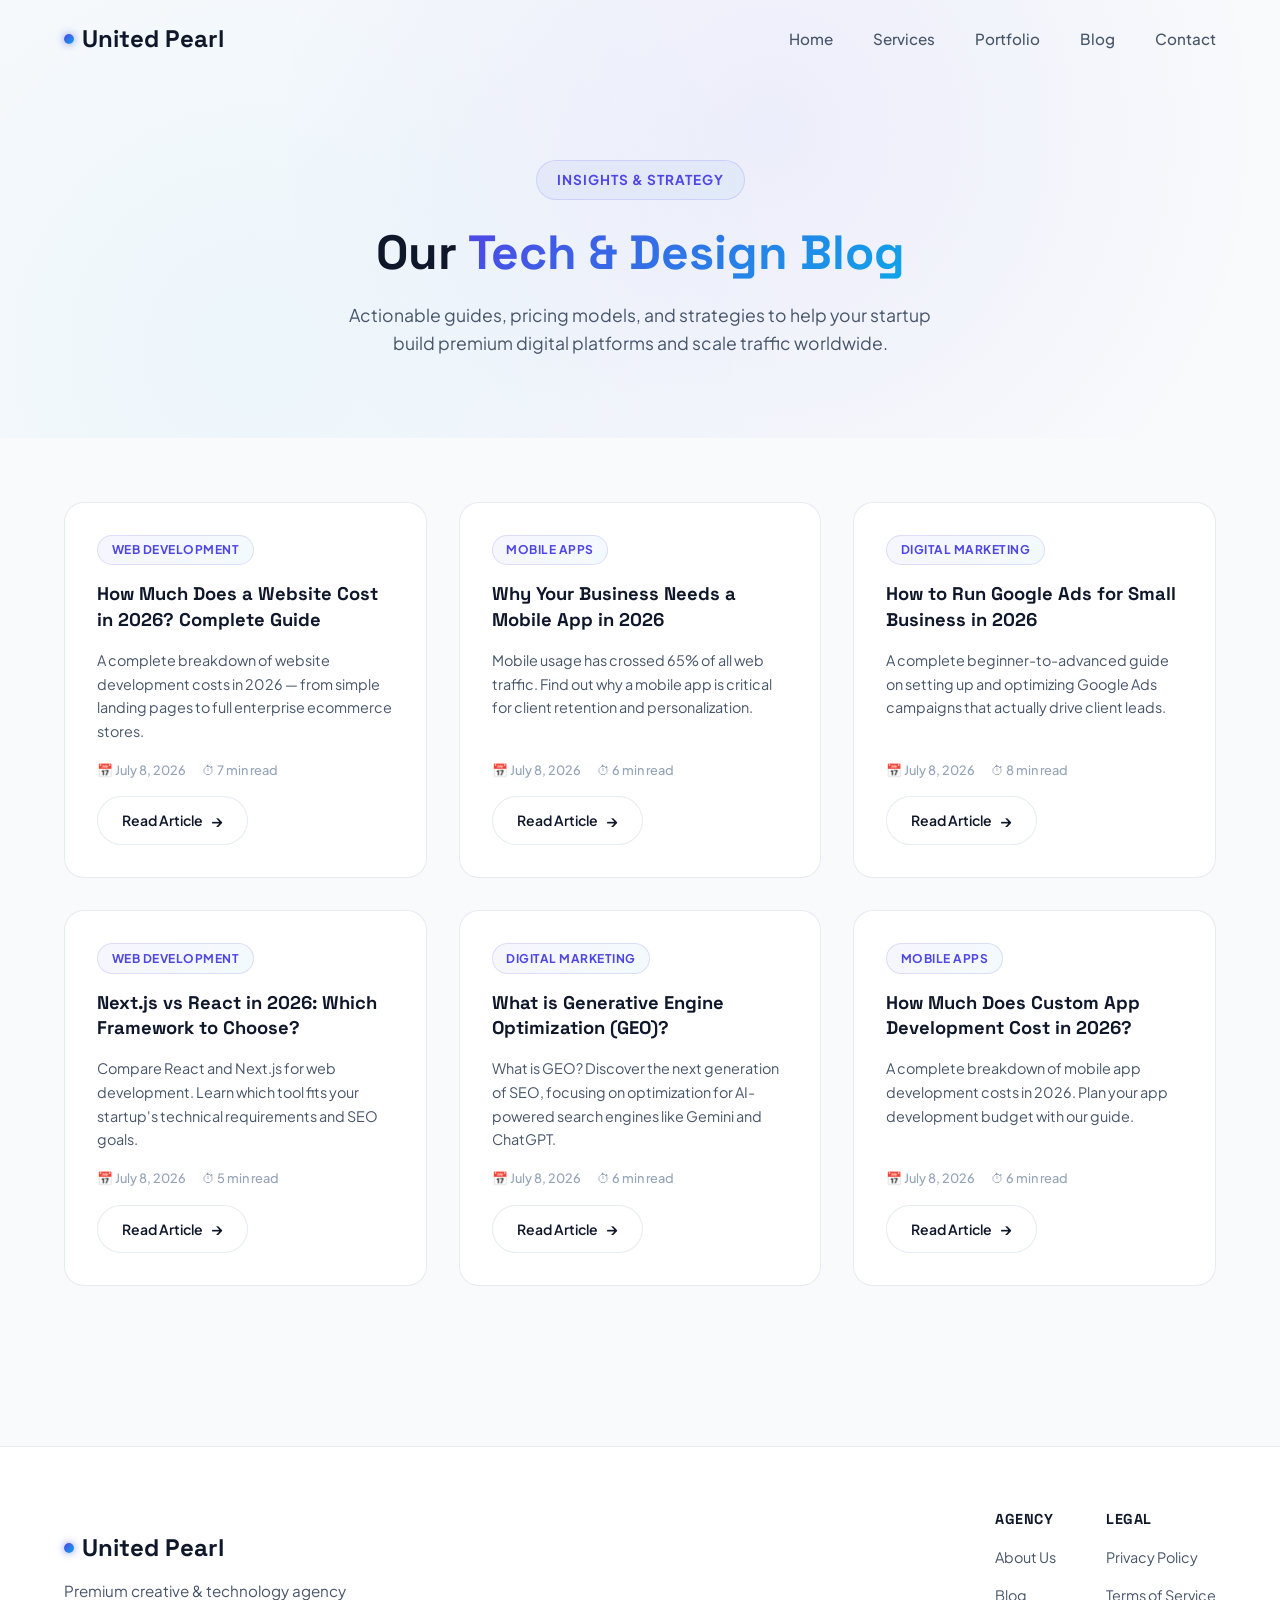
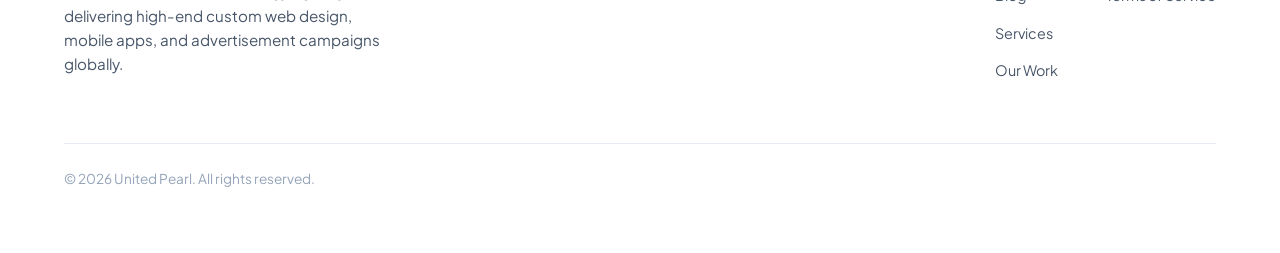
<file: blog/index.html>
<!DOCTYPE html>
<html lang="en">
<head>
  <!-- Core Meta Tags -->
  <meta charset="UTF-8">
  <meta name="viewport" content="width=device-width, initial-scale=1.0">
  <meta name="robots" content="index, follow, max-snippet:-1, max-image-preview:large, max-video-preview:-1">
  <meta name="author" content="United Pearl">

  <!-- SEO Title & Description -->
  <title>Blog | United Pearl - Custom Web Development & Marketing Tips</title>
  <meta name="description" content="Discover professional tips, insights, and guides on custom web development, mobile app pricing, generative engine optimization, and Google Ads strategy for your business.">
  <meta name="keywords" content="united pearl blog, website cost 2026, app development tips, GEO vs SEO, run google ads, small business guide">

  <!-- Canonical URL -->
  <link rel="canonical" href="https://unitedpearl.in/blog/">

  <!-- Open Graph -->
  <meta property="og:type" content="website">
  <meta property="og:url" content="https://unitedpearl.in/blog/">
  <meta property="og:title" content="Blog | United Pearl - Custom Web Development & Marketing Tips">
  <meta property="og:description" content="Explore expert articles on custom website development, mobile app pricing, generative engine optimization, and Google Ads management.">
  <meta property="og:image" content="https://unitedpearl.in/assets/og-image.png">
  <meta property="og:site_name" content="United Pearl">
  <meta property="og:locale" content="en_US">

  <!-- Twitter Card -->
  <meta name="twitter:card" content="summary_large_image">
  <meta name="twitter:site" content="@unitedpearl">
  <meta name="twitter:title" content="Blog | United Pearl - Custom Web Development & Marketing Tips">
  <meta name="twitter:description" content="Explore expert articles on custom website development, mobile app pricing, generative engine optimization, and Google Ads management.">
  <meta name="twitter:image" content="https://unitedpearl.in/assets/og-image.png">

  <!-- CSS -->
  <link rel="stylesheet" href="../style.css">

  <!-- Favicon -->
  <link rel="icon" type="image/svg+xml" href="data:image/svg+xml,<svg xmlns=%22http://www.w3.org/2000/svg%22 viewBox=%220 0 100 100%22><circle cx=%2250%22 cy=%2250%22 r=%2240%22 fill=%22url(%23g)%22/><defs><linearGradient id=%22g%22 x1=%220%22 y1=%220%22 x2=%221%22 y2=%221%22><stop offset=%220%25%22 stop-color=%22%234f46e5%22/><stop offset=%22100%25%22 stop-color=%22%230ea5e9%22/></linearGradient></defs></svg>">

  <!-- Google AdSense -->
  <script async src="https://pagead2.googlesyndication.com/pagead/js/adsbygoogle.js?client=ca-pub-5391210910914867" crossorigin="anonymous"></script>
</head>
<body>

  <!-- Header -->
  <header id="header">
    <div class="container">
      <a href="../index.html" class="logo">
        <span class="logo-dot"></span>
        United Pearl
      </a>
      <nav id="nav-menu">
        <a href="../index.html" class="nav-link">Home</a>
        <a href="../index.html#services" class="nav-link">Services</a>
        <a href="../index.html#portfolio" class="nav-link">Portfolio</a>
        <a href="index.html" class="nav-link active">Blog</a>
        <a href="../index.html#contact" class="nav-link">Contact</a>
      </nav>
      <button class="mobile-nav-toggle" id="mobile-toggle" aria-label="Toggle Navigation">
        <span></span>
        <span></span>
        <span></span>
      </button>
    </div>
  </header>

  <!-- Blog Listing Hero -->
  <section class="blog-listing-hero">
    <div class="container">
      <span class="section-tag">Insights &amp; Strategy</span>
      <h1>Our <span class="text-gradient">Tech &amp; Design Blog</span></h1>
      <p>Actionable guides, pricing models, and strategies to help your startup build premium digital platforms and scale traffic worldwide.</p>
    </div>
  </section>

  <!-- Blog Listing Grid -->
  <section class="blog-listing-grid">
    <div class="container">
      <div class="blog-grid">

        <!-- Card 1: Website Cost -->
        <article class="blog-card">
          <span class="blog-card-tag">Web Development</span>
          <h3 class="blog-card-title">How Much Does a Website Cost in 2026? Complete Guide</h3>
          <p class="blog-card-excerpt">A complete breakdown of website development costs in 2026 — from simple landing pages to full enterprise ecommerce stores.</p>
          <div class="blog-card-meta">
            <span>📅 July 8, 2026</span>
            <span>⏱ 7 min read</span>
          </div>
          <a href="how-much-does-a-website-cost.html" class="blog-card-link">Read Article <span class="btn-icon">→</span></a>
        </article>

        <!-- Card 2: Mobile App Benefits -->
        <article class="blog-card">
          <span class="blog-card-tag">Mobile Apps</span>
          <h3 class="blog-card-title">Why Your Business Needs a Mobile App in 2026</h3>
          <p class="blog-card-excerpt">Mobile usage has crossed 65% of all web traffic. Find out why a mobile app is critical for client retention and personalization.</p>
          <div class="blog-card-meta">
            <span>📅 July 8, 2026</span>
            <span>⏱ 6 min read</span>
          </div>
          <a href="why-your-business-needs-a-mobile-app.html" class="blog-card-link">Read Article <span class="btn-icon">→</span></a>
        </article>

        <!-- Card 3: Google Ads Guide -->
        <article class="blog-card">
          <span class="blog-card-tag">Digital Marketing</span>
          <h3 class="blog-card-title">How to Run Google Ads for Small Business in 2026</h3>
          <p class="blog-card-excerpt">A complete beginner-to-advanced guide on setting up and optimizing Google Ads campaigns that actually drive client leads.</p>
          <div class="blog-card-meta">
            <span>📅 July 8, 2026</span>
            <span>⏱ 8 min read</span>
          </div>
          <a href="how-to-run-google-ads-for-small-business.html" class="blog-card-link">Read Article <span class="btn-icon">→</span></a>
        </article>

        <!-- Card 4: Next.js vs React -->
        <article class="blog-card">
          <span class="blog-card-tag">Web Development</span>
          <h3 class="blog-card-title">Next.js vs React in 2026: Which Framework to Choose?</h3>
          <p class="blog-card-excerpt">Compare React and Next.js for web development. Learn which tool fits your startup's technical requirements and SEO goals.</p>
          <div class="blog-card-meta">
            <span>📅 July 8, 2026</span>
            <span>⏱ 5 min read</span>
          </div>
          <a href="nextjs-vs-react-which-framework-should-you-choose.html" class="blog-card-link">Read Article <span class="btn-icon">→</span></a>
        </article>

        <!-- Card 5: GEO vs SEO -->
        <article class="blog-card">
          <span class="blog-card-tag">Digital Marketing</span>
          <h3 class="blog-card-title">What is Generative Engine Optimization (GEO)?</h3>
          <p class="blog-card-excerpt">What is GEO? Discover the next generation of SEO, focusing on optimization for AI-powered search engines like Gemini and ChatGPT.</p>
          <div class="blog-card-meta">
            <span>📅 July 8, 2026</span>
            <span>⏱ 6 min read</span>
          </div>
          <a href="what-is-generative-engine-optimization-geo.html" class="blog-card-link">Read Article <span class="btn-icon">→</span></a>
        </article>

        <!-- Card 6: App Development Cost -->
        <article class="blog-card">
          <span class="blog-card-tag">Mobile Apps</span>
          <h3 class="blog-card-title">How Much Does Custom App Development Cost in 2026?</h3>
          <p class="blog-card-excerpt">A complete breakdown of mobile app development costs in 2026. Plan your app development budget with our guide.</p>
          <div class="blog-card-meta">
            <span>📅 July 8, 2026</span>
            <span>⏱ 6 min read</span>
          </div>
          <a href="how-much-does-custom-app-development-cost.html" class="blog-card-link">Read Article <span class="btn-icon">→</span></a>
        </article>

      </div>
    </div>
  </section>

  <!-- Footer Section -->
  <footer>
    <div class="container">
      <div class="footer-top">
        <div class="footer-brand">
          <a href="../index.html" class="logo">
            <span class="logo-dot"></span>
            United Pearl
          </a>
          <p class="footer-tagline">Premium creative &amp; technology agency delivering high-end custom web design, mobile apps, and advertisement campaigns globally.</p>
        </div>
        <div class="footer-links">
          <div class="footer-link-group">
            <h4>Agency</h4>
            <ul>
              <li><a href="../about.html">About Us</a></li>
              <li><a href="index.html">Blog</a></li>
              <li><a href="../index.html#services">Services</a></li>
              <li><a href="../index.html#portfolio">Our Work</a></li>
            </ul>
          </div>
          <div class="footer-link-group">
            <h4>Legal</h4>
            <ul>
              <li><a href="../privacy-policy.html">Privacy Policy</a></li>
              <li><a href="../terms-of-service.html">Terms of Service</a></li>
            </ul>
          </div>
        </div>
      </div>
      <div class="footer-bottom" style="margin-top: 3rem; padding-top: 1.5rem; border-top: 1px solid var(--border-color);">
        <p>&copy; 2026 United Pearl. All rights reserved.</p>
      </div>
    </div>
  </footer>

  <!-- JS -->
  <script src="../script.js"></script>
</body>
</html>
</file>
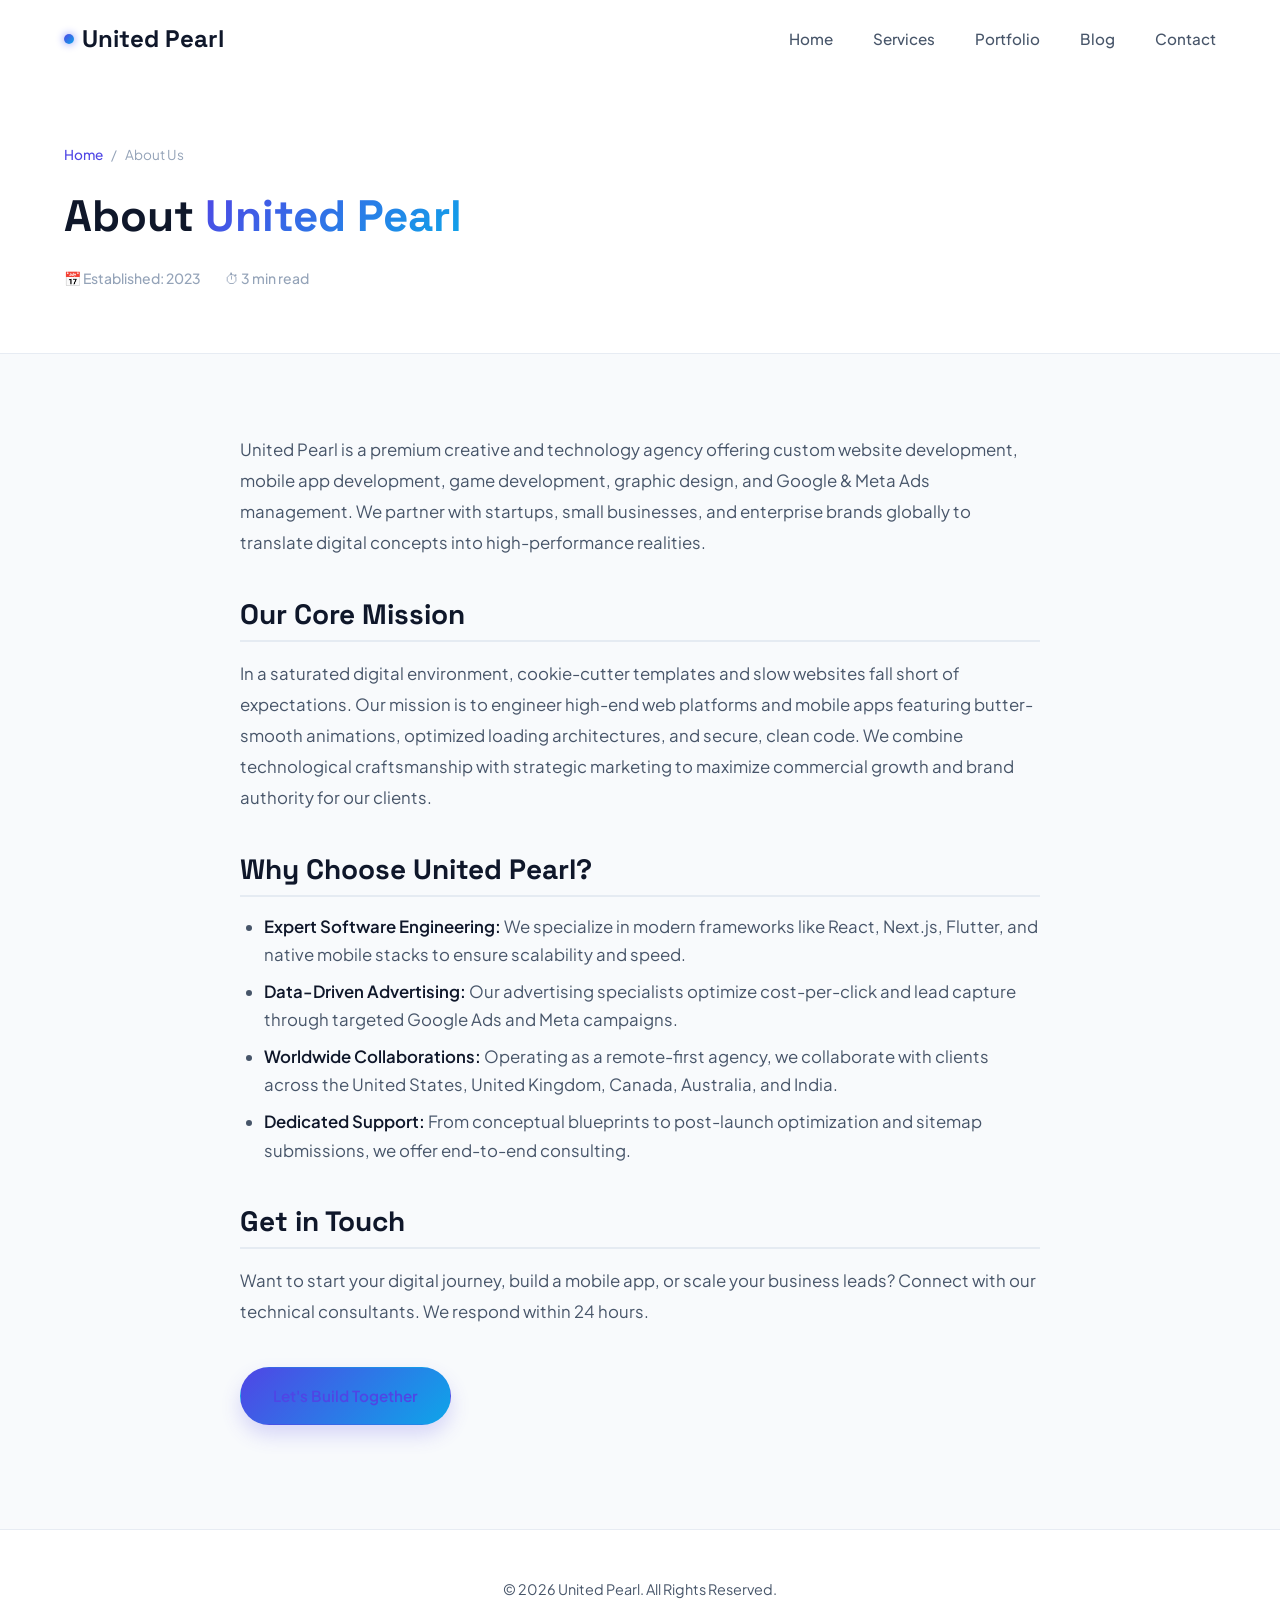
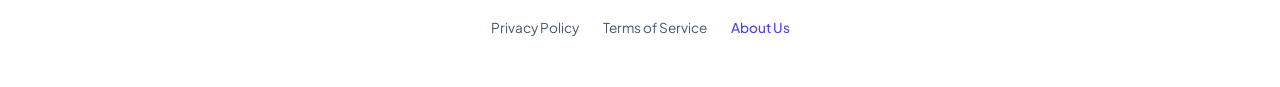
<file: about.html>
<!DOCTYPE html>
<html lang="en">
<head>
  <!-- Core Meta Tags -->
  <meta charset="UTF-8">
  <meta name="viewport" content="width=device-width, initial-scale=1.0">
  <meta name="robots" content="index, follow">
  <meta name="author" content="United Pearl">

  <!-- SEO Title & Description -->
  <title>About Us | United Pearl</title>
  <meta name="description" content="Learn more about United Pearl, a premium technology and creative agency delivering top-tier website development, mobile apps, and graphic design solutions.">

  <!-- Canonical URL -->
  <link rel="canonical" href="https://unitedpearl.in/about.html">

  <!-- Open Graph -->
  <meta property="og:type" content="website">
  <meta property="og:url" content="https://unitedpearl.in/about.html">
  <meta property="og:title" content="About Us | United Pearl">
  <meta property="og:description" content="Discover the mission, technology standards, and team behind United Pearl.">
  <meta property="og:image" content="https://unitedpearl.in/assets/og-image.png">
  <meta property="og:site_name" content="United Pearl">

  <!-- CSS -->
  <link rel="stylesheet" href="style.css">

  <!-- Favicon -->
  <link rel="icon" type="image/svg+xml" href="data:image/svg+xml,<svg xmlns=%22http://www.w3.org/2000/svg%22 viewBox=%220 0 100 100%22><circle cx=%2250%22 cy=%2250%22 r=%2240%22 fill=%22url(%23g)%22/><defs><linearGradient id=%22g%22 x1=%220%22 y1=%220%22 x2=%221%22 y2=%221%22><stop offset=%220%25%22 stop-color=%22%234f46e5%22/><stop offset=%22100%25%22 stop-color=%22%230ea5e9%22/></linearGradient></defs></svg>">
</head>
<body>

  <!-- Header Section -->
  <header id="header">
    <div class="container">
      <a href="index.html" class="logo">
        <span class="logo-dot"></span>
        United Pearl
      </a>
      
      <nav id="nav-menu">
        <a href="index.html" class="nav-link">Home</a>
        <a href="index.html#services" class="nav-link">Services</a>
        <a href="index.html#portfolio" class="nav-link">Portfolio</a>
        <a href="blog/" class="nav-link">Blog</a>
        <a href="index.html#contact" class="nav-link">Contact</a>
      </nav>
      
      <button class="mobile-nav-toggle" id="mobile-toggle" aria-label="Toggle Navigation">
        <span></span>
        <span></span>
        <span></span>
      </button>
    </div>
  </header>

  <!-- About Post Hero -->
  <section class="blog-post-hero">
    <div class="container">
      <nav class="blog-post-breadcrumb" aria-label="Breadcrumb">
        <a href="index.html">Home</a>
        <span class="sep">/</span>
        <span>About Us</span>
      </nav>
      <h1 class="blog-post-title">About <span class="text-gradient">United Pearl</span></h1>
      <div class="blog-post-meta">
        <span>📅 Established: 2023</span>
        <span>⏱ 3 min read</span>
      </div>
    </div>
  </section>

  <!-- Main Content -->
  <section class="blog-post-body">
    <div class="container">
      <div class="blog-post-layout" style="grid-template-columns: 1fr; max-width: 800px;">
        <article class="blog-post-content">
          <p>United Pearl is a premium creative and technology agency offering custom website development, mobile app development, game development, graphic design, and Google & Meta Ads management. We partner with startups, small businesses, and enterprise brands globally to translate digital concepts into high-performance realities.</p>
          
          <h2>Our Core Mission</h2>
          <p>In a saturated digital environment, cookie-cutter templates and slow websites fall short of expectations. Our mission is to engineer high-end web platforms and mobile apps featuring butter-smooth animations, optimized loading architectures, and secure, clean code. We combine technological craftsmanship with strategic marketing to maximize commercial growth and brand authority for our clients.</p>

          <h2>Why Choose United Pearl?</h2>
          <ul>
            <li><strong>Expert Software Engineering:</strong> We specialize in modern frameworks like React, Next.js, Flutter, and native mobile stacks to ensure scalability and speed.</li>
            <li><strong>Data-Driven Advertising:</strong> Our advertising specialists optimize cost-per-click and lead capture through targeted Google Ads and Meta campaigns.</li>
            <li><strong>Worldwide Collaborations:</strong> Operating as a remote-first agency, we collaborate with clients across the United States, United Kingdom, Canada, Australia, and India.</li>
            <li><strong>Dedicated Support:</strong> From conceptual blueprints to post-launch optimization and sitemap submissions, we offer end-to-end consulting.</li>
          </ul>

          <h2>Get in Touch</h2>
          <p>Want to start your digital journey, build a mobile app, or scale your business leads? Connect with our technical consultants. We respond within 24 hours.</p>
          <p><a href="index.html#contact" class="btn btn-primary" style="display: inline-block; text-decoration: none; margin-top: 1rem;">Let's Build Together</a></p>
        </article>
      </div>
    </div>
  </section>

  <!-- Simple Footer section -->
  <footer style="padding: 3rem 0; background: var(--bg-secondary); border-top: 1px solid var(--border-color); text-align: center;">
    <div class="container">
      <p style="color: var(--text-secondary); font-size: 0.9rem;">&copy; 2026 United Pearl. All Rights Reserved.</p>
      <div style="margin-top: 1rem; display: flex; justify-content: center; gap: 1.5rem; font-size: 0.85rem;">
        <a href="privacy-policy.html" style="color: var(--text-secondary); text-decoration: none;">Privacy Policy</a>
        <a href="terms-of-service.html" style="color: var(--text-secondary); text-decoration: none;">Terms of Service</a>
        <a href="about.html" style="color: var(--primary); text-decoration: none; font-weight: 500;">About Us</a>
      </div>
    </div>
  </footer>

  <!-- JS -->
  <script src="script.js"></script>
</body>
</html>
</file>
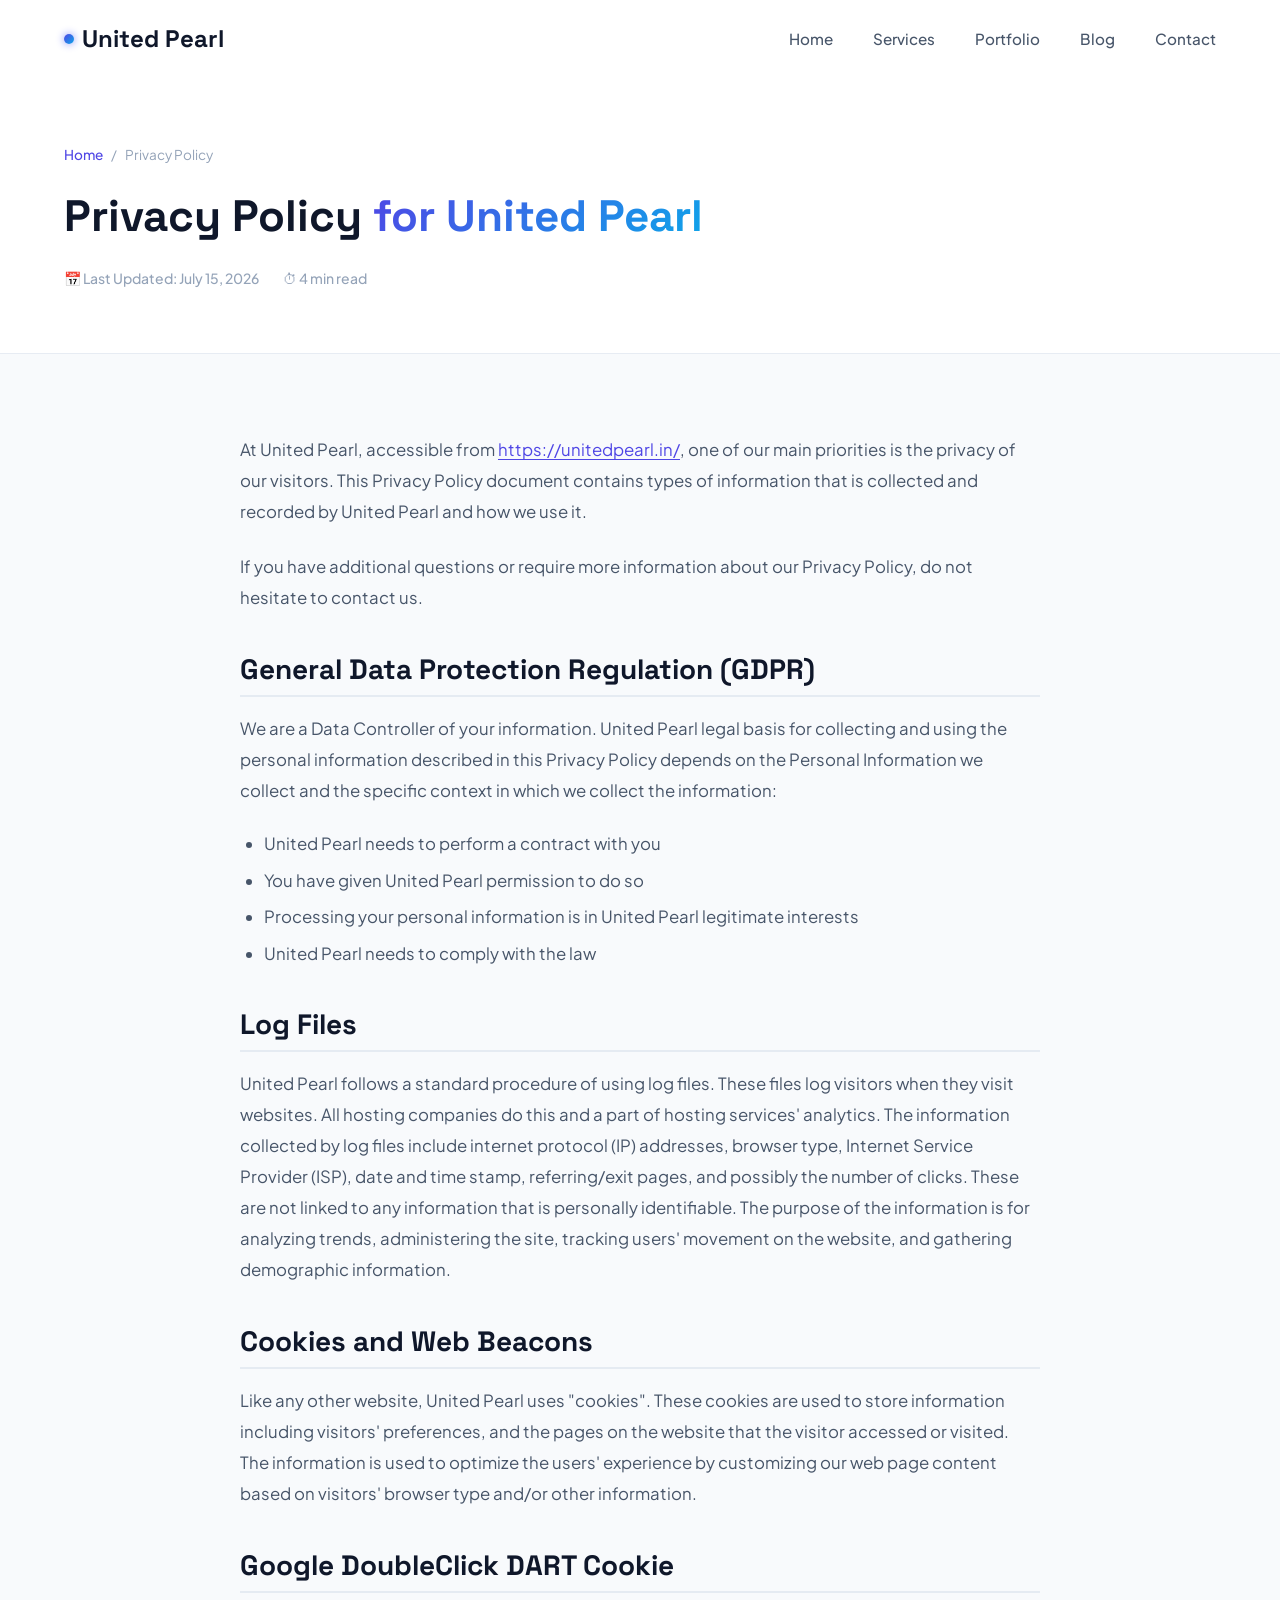
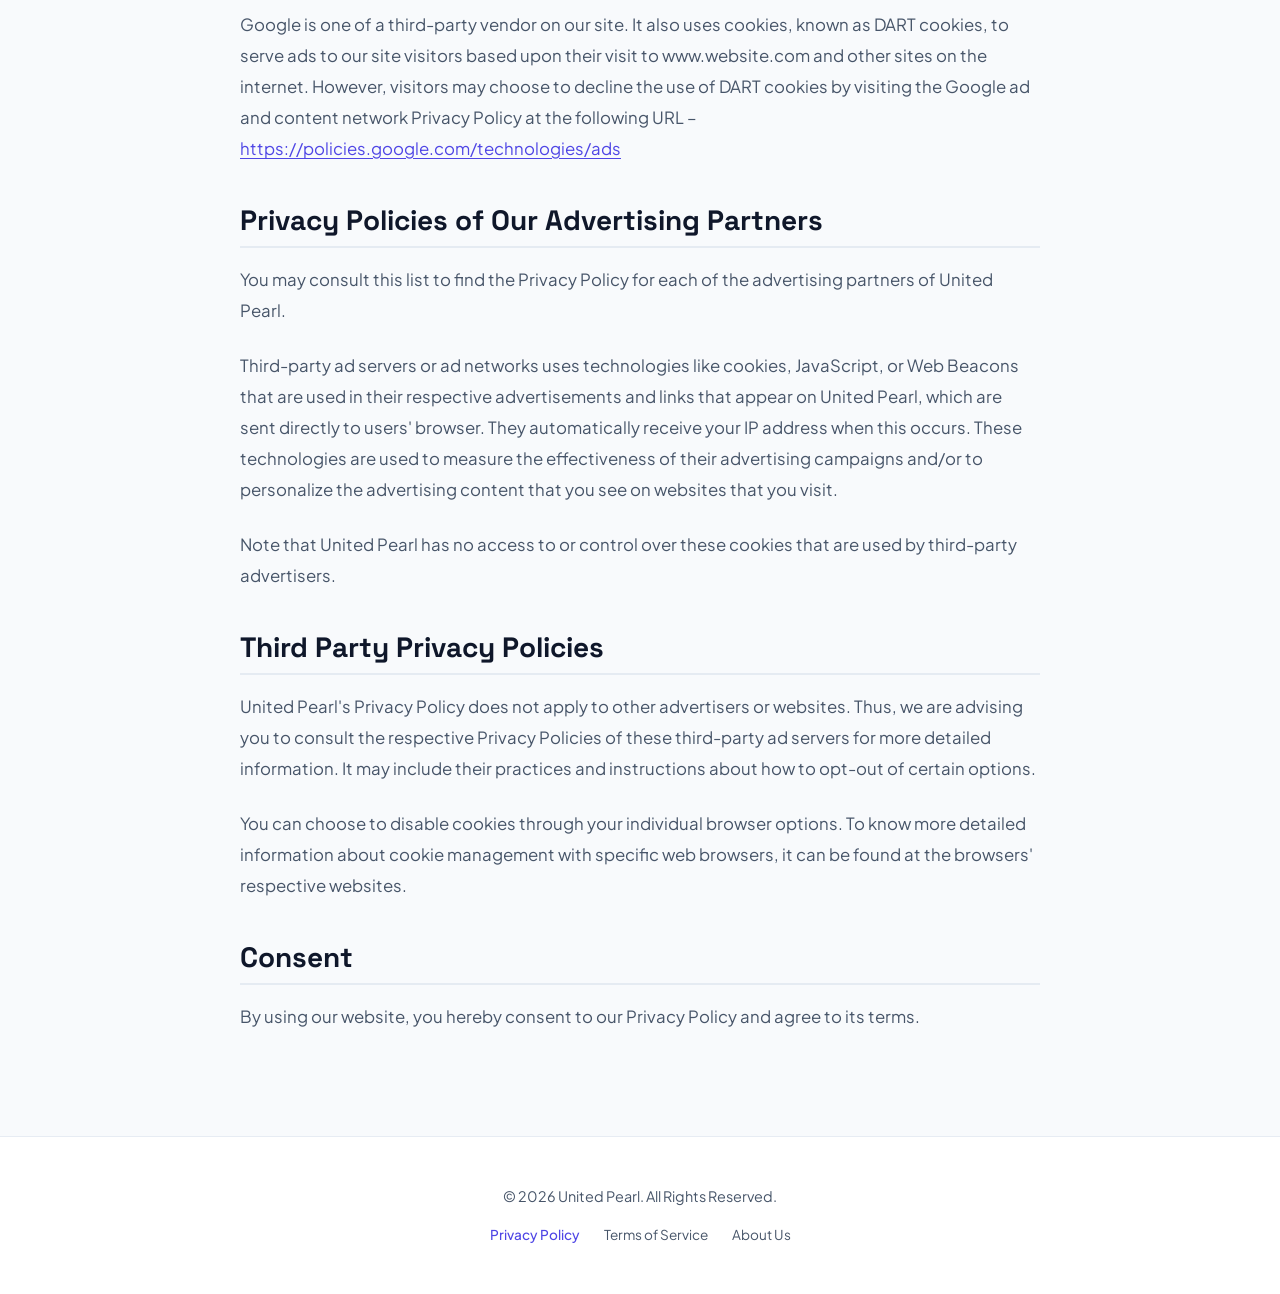
<file: privacy-policy.html>
<!DOCTYPE html>
<html lang="en">
<head>
  <!-- Core Meta Tags -->
  <meta charset="UTF-8">
  <meta name="viewport" content="width=device-width, initial-scale=1.0">
  <meta name="robots" content="index, follow">
  <meta name="author" content="United Pearl">

  <!-- SEO Title & Description -->
  <title>Privacy Policy | United Pearl</title>
  <meta name="description" content="Read the Privacy Policy for United Pearl to understand how we collect, protect, and process user cookies and information in compliance with Google AdSense policies.">

  <!-- Canonical URL -->
  <link rel="canonical" href="https://unitedpearl.in/privacy-policy.html">

  <!-- Open Graph -->
  <meta property="og:type" content="website">
  <meta property="og:url" content="https://unitedpearl.in/privacy-policy.html">
  <meta property="og:title" content="Privacy Policy | United Pearl">
  <meta property="og:description" content="Learn about our privacy standards, cookie policies, and data processing.">
  <meta property="og:image" content="https://unitedpearl.in/assets/og-image.png">
  <meta property="og:site_name" content="United Pearl">

  <!-- CSS -->
  <link rel="stylesheet" href="style.css">

  <!-- Favicon -->
  <link rel="icon" type="image/svg+xml" href="data:image/svg+xml,<svg xmlns=%22http://www.w3.org/2000/svg%22 viewBox=%220 0 100 100%22><circle cx=%2250%22 cy=%2250%22 r=%2240%22 fill=%22url(%23g)%22/><defs><linearGradient id=%22g%22 x1=%220%22 y1=%220%22 x2=%221%22 y2=%221%22><stop offset=%220%25%22 stop-color=%22%234f46e5%22/><stop offset=%22100%25%22 stop-color=%22%230ea5e9%22/></linearGradient></defs></svg>">
</head>
<body>

  <!-- Header Section -->
  <header id="header">
    <div class="container">
      <a href="index.html" class="logo">
        <span class="logo-dot"></span>
        United Pearl
      </a>
      
      <nav id="nav-menu">
        <a href="index.html" class="nav-link">Home</a>
        <a href="index.html#services" class="nav-link">Services</a>
        <a href="index.html#portfolio" class="nav-link">Portfolio</a>
        <a href="blog/" class="nav-link">Blog</a>
        <a href="index.html#contact" class="nav-link">Contact</a>
      </nav>
      
      <button class="mobile-nav-toggle" id="mobile-toggle" aria-label="Toggle Navigation">
        <span></span>
        <span></span>
        <span></span>
      </button>
    </div>
  </header>

  <!-- Privacy Post Hero -->
  <section class="blog-post-hero">
    <div class="container">
      <nav class="blog-post-breadcrumb" aria-label="Breadcrumb">
        <a href="index.html">Home</a>
        <span class="sep">/</span>
        <span>Privacy Policy</span>
      </nav>
      <h1 class="blog-post-title">Privacy Policy <span class="text-gradient">for United Pearl</span></h1>
      <div class="blog-post-meta">
        <span>📅 Last Updated: July 15, 2026</span>
        <span>⏱ 4 min read</span>
      </div>
    </div>
  </section>

  <!-- Main Content -->
  <section class="blog-post-body">
    <div class="container">
      <div class="blog-post-layout" style="grid-template-columns: 1fr; max-width: 800px;">
        <article class="blog-post-content">
          <p>At United Pearl, accessible from <a href="https://unitedpearl.in/">https://unitedpearl.in/</a>, one of our main priorities is the privacy of our visitors. This Privacy Policy document contains types of information that is collected and recorded by United Pearl and how we use it.</p>
          <p>If you have additional questions or require more information about our Privacy Policy, do not hesitate to contact us.</p>

          <h2>General Data Protection Regulation (GDPR)</h2>
          <p>We are a Data Controller of your information. United Pearl legal basis for collecting and using the personal information described in this Privacy Policy depends on the Personal Information we collect and the specific context in which we collect the information:</p>
          <ul>
            <li>United Pearl needs to perform a contract with you</li>
            <li>You have given United Pearl permission to do so</li>
            <li>Processing your personal information is in United Pearl legitimate interests</li>
            <li>United Pearl needs to comply with the law</li>
          </ul>

          <h2>Log Files</h2>
          <p>United Pearl follows a standard procedure of using log files. These files log visitors when they visit websites. All hosting companies do this and a part of hosting services' analytics. The information collected by log files include internet protocol (IP) addresses, browser type, Internet Service Provider (ISP), date and time stamp, referring/exit pages, and possibly the number of clicks. These are not linked to any information that is personally identifiable. The purpose of the information is for analyzing trends, administering the site, tracking users' movement on the website, and gathering demographic information.</p>

          <h2>Cookies and Web Beacons</h2>
          <p>Like any other website, United Pearl uses "cookies". These cookies are used to store information including visitors' preferences, and the pages on the website that the visitor accessed or visited. The information is used to optimize the users' experience by customizing our web page content based on visitors' browser type and/or other information.</p>

          <h2>Google DoubleClick DART Cookie</h2>
          <p>Google is one of a third-party vendor on our site. It also uses cookies, known as DART cookies, to serve ads to our site visitors based upon their visit to www.website.com and other sites on the internet. However, visitors may choose to decline the use of DART cookies by visiting the Google ad and content network Privacy Policy at the following URL – <a href="https://policies.google.com/technologies/ads">https://policies.google.com/technologies/ads</a></p>

          <h2>Privacy Policies of Our Advertising Partners</h2>
          <p>You may consult this list to find the Privacy Policy for each of the advertising partners of United Pearl.</p>
          <p>Third-party ad servers or ad networks uses technologies like cookies, JavaScript, or Web Beacons that are used in their respective advertisements and links that appear on United Pearl, which are sent directly to users' browser. They automatically receive your IP address when this occurs. These technologies are used to measure the effectiveness of their advertising campaigns and/or to personalize the advertising content that you see on websites that you visit.</p>
          <p>Note that United Pearl has no access to or control over these cookies that are used by third-party advertisers.</p>

          <h2>Third Party Privacy Policies</h2>
          <p>United Pearl's Privacy Policy does not apply to other advertisers or websites. Thus, we are advising you to consult the respective Privacy Policies of these third-party ad servers for more detailed information. It may include their practices and instructions about how to opt-out of certain options.</p>
          <p>You can choose to disable cookies through your individual browser options. To know more detailed information about cookie management with specific web browsers, it can be found at the browsers' respective websites.</p>

          <h2>Consent</h2>
          <p>By using our website, you hereby consent to our Privacy Policy and agree to its terms.</p>
        </article>
      </div>
    </div>
  </section>

  <!-- Simple Footer section -->
  <footer style="padding: 3rem 0; background: var(--bg-secondary); border-top: 1px solid var(--border-color); text-align: center;">
    <div class="container">
      <p style="color: var(--text-secondary); font-size: 0.9rem;">&copy; 2026 United Pearl. All Rights Reserved.</p>
      <div style="margin-top: 1rem; display: flex; justify-content: center; gap: 1.5rem; font-size: 0.85rem;">
        <a href="privacy-policy.html" style="color: var(--primary); text-decoration: none; font-weight: 500;">Privacy Policy</a>
        <a href="terms-of-service.html" style="color: var(--text-secondary); text-decoration: none;">Terms of Service</a>
        <a href="about.html" style="color: var(--text-secondary); text-decoration: none;">About Us</a>
      </div>
    </div>
  </footer>

  <!-- JS -->
  <script src="script.js"></script>
</body>
</html>
</file>
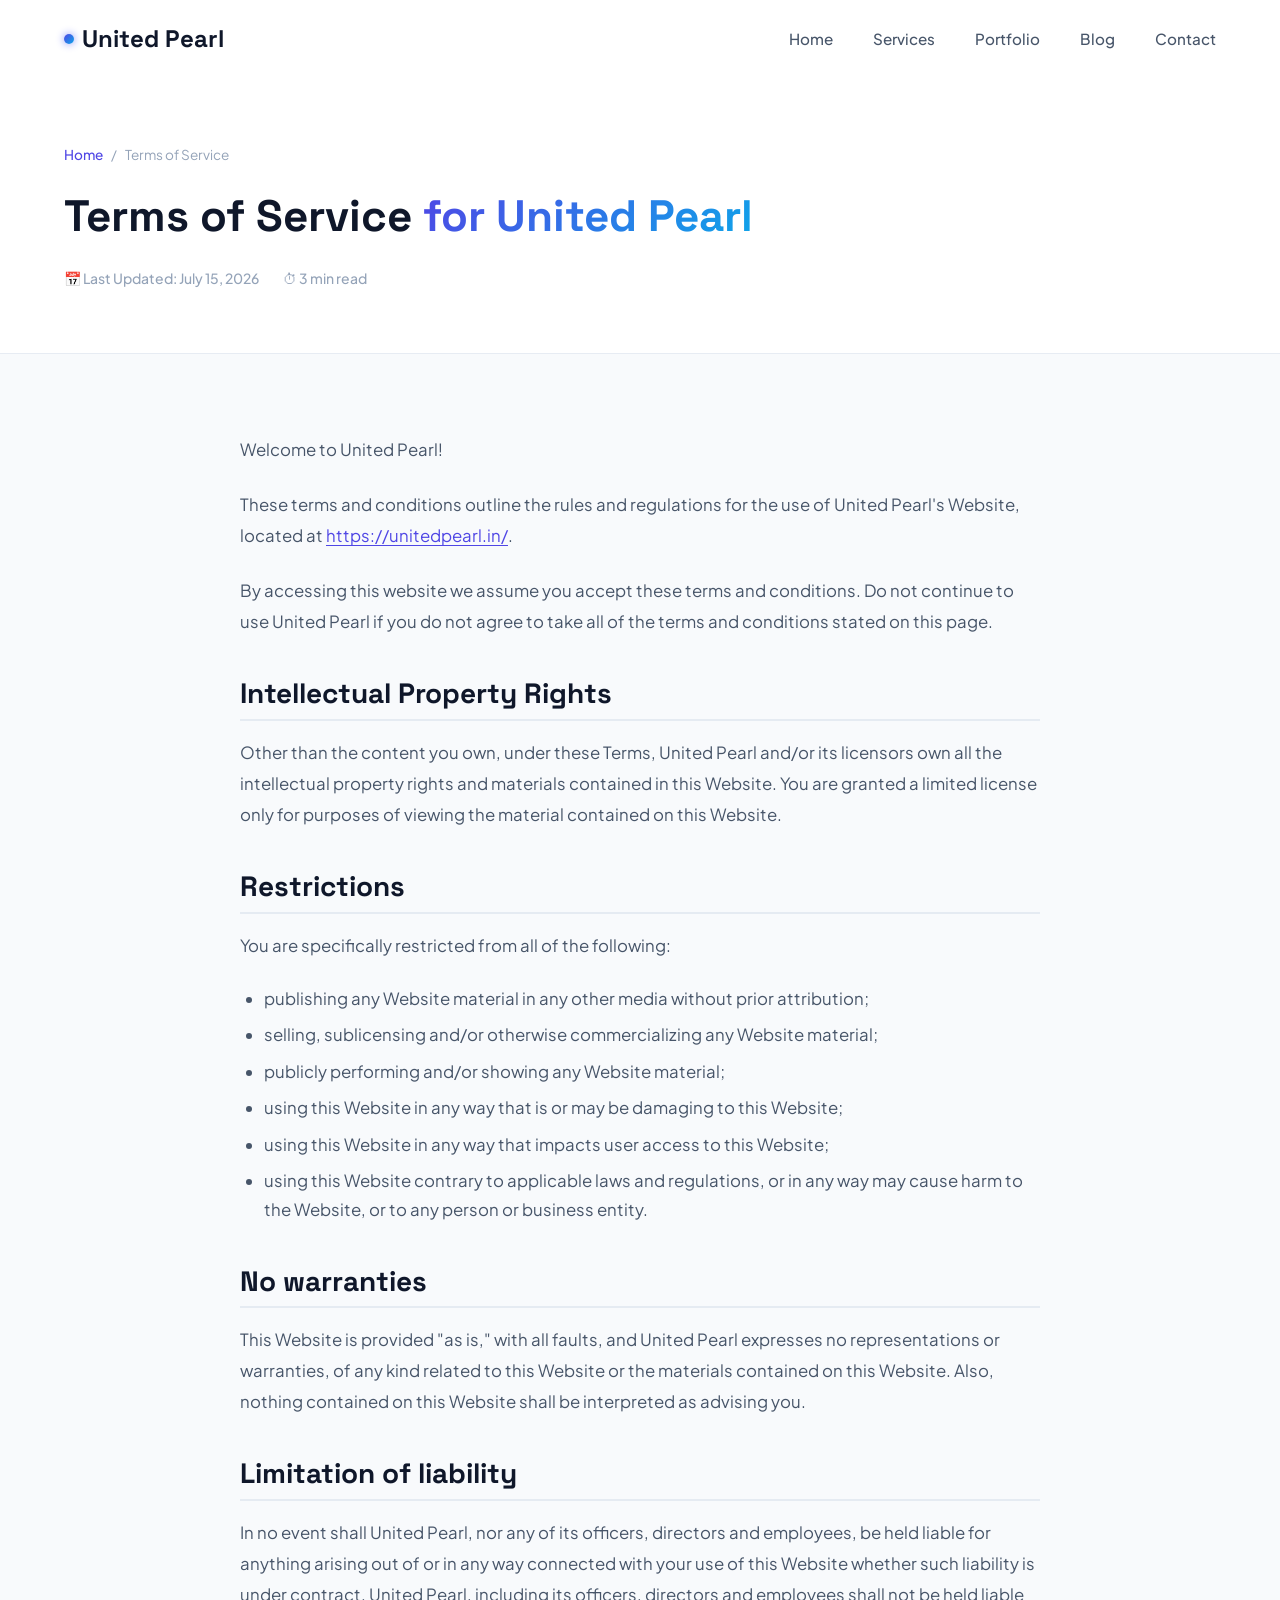
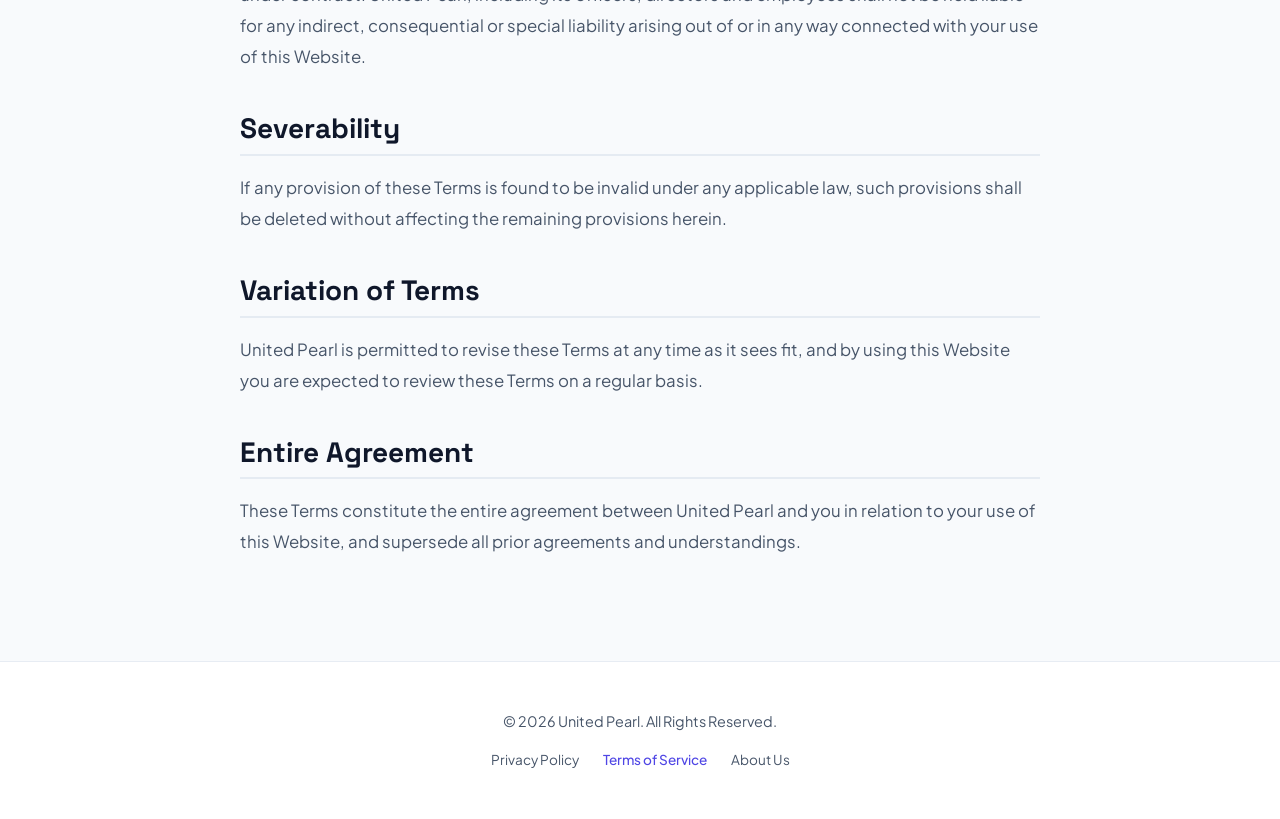
<file: terms-of-service.html>
<!DOCTYPE html>
<html lang="en">
<head>
  <!-- Core Meta Tags -->
  <meta charset="UTF-8">
  <meta name="viewport" content="width=device-width, initial-scale=1.0">
  <meta name="robots" content="index, follow">
  <meta name="author" content="United Pearl">

  <!-- SEO Title & Description -->
  <title>Terms of Service | United Pearl</title>
  <meta name="description" content="Review the Terms of Service for United Pearl regarding our web design, app development, and graphic design operations.">

  <!-- Canonical URL -->
  <link rel="canonical" href="https://unitedpearl.in/terms-of-service.html">

  <!-- Open Graph -->
  <meta property="og:type" content="website">
  <meta property="og:url" content="https://unitedpearl.in/terms-of-service.html">
  <meta property="og:title" content="Terms of Service | United Pearl">
  <meta property="og:description" content="Terms and conditions governing the use of services provided by United Pearl.">
  <meta property="og:image" content="https://unitedpearl.in/assets/og-image.png">
  <meta property="og:site_name" content="United Pearl">

  <!-- CSS -->
  <link rel="stylesheet" href="style.css">

  <!-- Favicon -->
  <link rel="icon" type="image/svg+xml" href="data:image/svg+xml,<svg xmlns=%22http://www.w3.org/2000/svg%22 viewBox=%220 0 100 100%22><circle cx=%2250%22 cy=%2250%22 r=%2240%22 fill=%22url(%23g)%22/><defs><linearGradient id=%22g%22 x1=%220%22 y1=%220%22 x2=%221%22 y2=%221%22><stop offset=%220%25%22 stop-color=%22%234f46e5%22/><stop offset=%22100%25%22 stop-color=%22%230ea5e9%22/></linearGradient></defs></svg>">
</head>
<body>

  <!-- Header Section -->
  <header id="header">
    <div class="container">
      <a href="index.html" class="logo">
        <span class="logo-dot"></span>
        United Pearl
      </a>
      
      <nav id="nav-menu">
        <a href="index.html" class="nav-link">Home</a>
        <a href="index.html#services" class="nav-link">Services</a>
        <a href="index.html#portfolio" class="nav-link">Portfolio</a>
        <a href="blog/" class="nav-link">Blog</a>
        <a href="index.html#contact" class="nav-link">Contact</a>
      </nav>
      
      <button class="mobile-nav-toggle" id="mobile-toggle" aria-label="Toggle Navigation">
        <span></span>
        <span></span>
        <span></span>
      </button>
    </div>
  </header>

  <!-- Terms Post Hero -->
  <section class="blog-post-hero">
    <div class="container">
      <nav class="blog-post-breadcrumb" aria-label="Breadcrumb">
        <a href="index.html">Home</a>
        <span class="sep">/</span>
        <span>Terms of Service</span>
      </nav>
      <h1 class="blog-post-title">Terms of Service <span class="text-gradient">for United Pearl</span></h1>
      <div class="blog-post-meta">
        <span>📅 Last Updated: July 15, 2026</span>
        <span>⏱ 3 min read</span>
      </div>
    </div>
  </section>

  <!-- Main Content -->
  <section class="blog-post-body">
    <div class="container">
      <div class="blog-post-layout" style="grid-template-columns: 1fr; max-width: 800px;">
        <article class="blog-post-content">
          <p>Welcome to United Pearl!</p>
          <p>These terms and conditions outline the rules and regulations for the use of United Pearl's Website, located at <a href="https://unitedpearl.in/">https://unitedpearl.in/</a>.</p>
          <p>By accessing this website we assume you accept these terms and conditions. Do not continue to use United Pearl if you do not agree to take all of the terms and conditions stated on this page.</p>

          <h2>Intellectual Property Rights</h2>
          <p>Other than the content you own, under these Terms, United Pearl and/or its licensors own all the intellectual property rights and materials contained in this Website. You are granted a limited license only for purposes of viewing the material contained on this Website.</p>

          <h2>Restrictions</h2>
          <p>You are specifically restricted from all of the following:</p>
          <ul>
            <li>publishing any Website material in any other media without prior attribution;</li>
            <li>selling, sublicensing and/or otherwise commercializing any Website material;</li>
            <li>publicly performing and/or showing any Website material;</li>
            <li>using this Website in any way that is or may be damaging to this Website;</li>
            <li>using this Website in any way that impacts user access to this Website;</li>
            <li>using this Website contrary to applicable laws and regulations, or in any way may cause harm to the Website, or to any person or business entity.</li>
          </ul>

          <h2>No warranties</h2>
          <p>This Website is provided "as is," with all faults, and United Pearl expresses no representations or warranties, of any kind related to this Website or the materials contained on this Website. Also, nothing contained on this Website shall be interpreted as advising you.</p>

          <h2>Limitation of liability</h2>
          <p>In no event shall United Pearl, nor any of its officers, directors and employees, be held liable for anything arising out of or in any way connected with your use of this Website whether such liability is under contract. United Pearl, including its officers, directors and employees shall not be held liable for any indirect, consequential or special liability arising out of or in any way connected with your use of this Website.</p>

          <h2>Severability</h2>
          <p>If any provision of these Terms is found to be invalid under any applicable law, such provisions shall be deleted without affecting the remaining provisions herein.</p>

          <h2>Variation of Terms</h2>
          <p>United Pearl is permitted to revise these Terms at any time as it sees fit, and by using this Website you are expected to review these Terms on a regular basis.</p>

          <h2>Entire Agreement</h2>
          <p>These Terms constitute the entire agreement between United Pearl and you in relation to your use of this Website, and supersede all prior agreements and understandings.</p>
        </article>
      </div>
    </div>
  </section>

  <!-- Simple Footer section -->
  <footer style="padding: 3rem 0; background: var(--bg-secondary); border-top: 1px solid var(--border-color); text-align: center;">
    <div class="container">
      <p style="color: var(--text-secondary); font-size: 0.9rem;">&copy; 2026 United Pearl. All Rights Reserved.</p>
      <div style="margin-top: 1rem; display: flex; justify-content: center; gap: 1.5rem; font-size: 0.85rem;">
        <a href="privacy-policy.html" style="color: var(--text-secondary); text-decoration: none;">Privacy Policy</a>
        <a href="terms-of-service.html" style="color: var(--primary); text-decoration: none; font-weight: 500;">Terms of Service</a>
        <a href="about.html" style="color: var(--text-secondary); text-decoration: none;">About Us</a>
      </div>
    </div>
  </footer>

  <!-- JS -->
  <script src="script.js"></script>
</body>
</html>
</file>
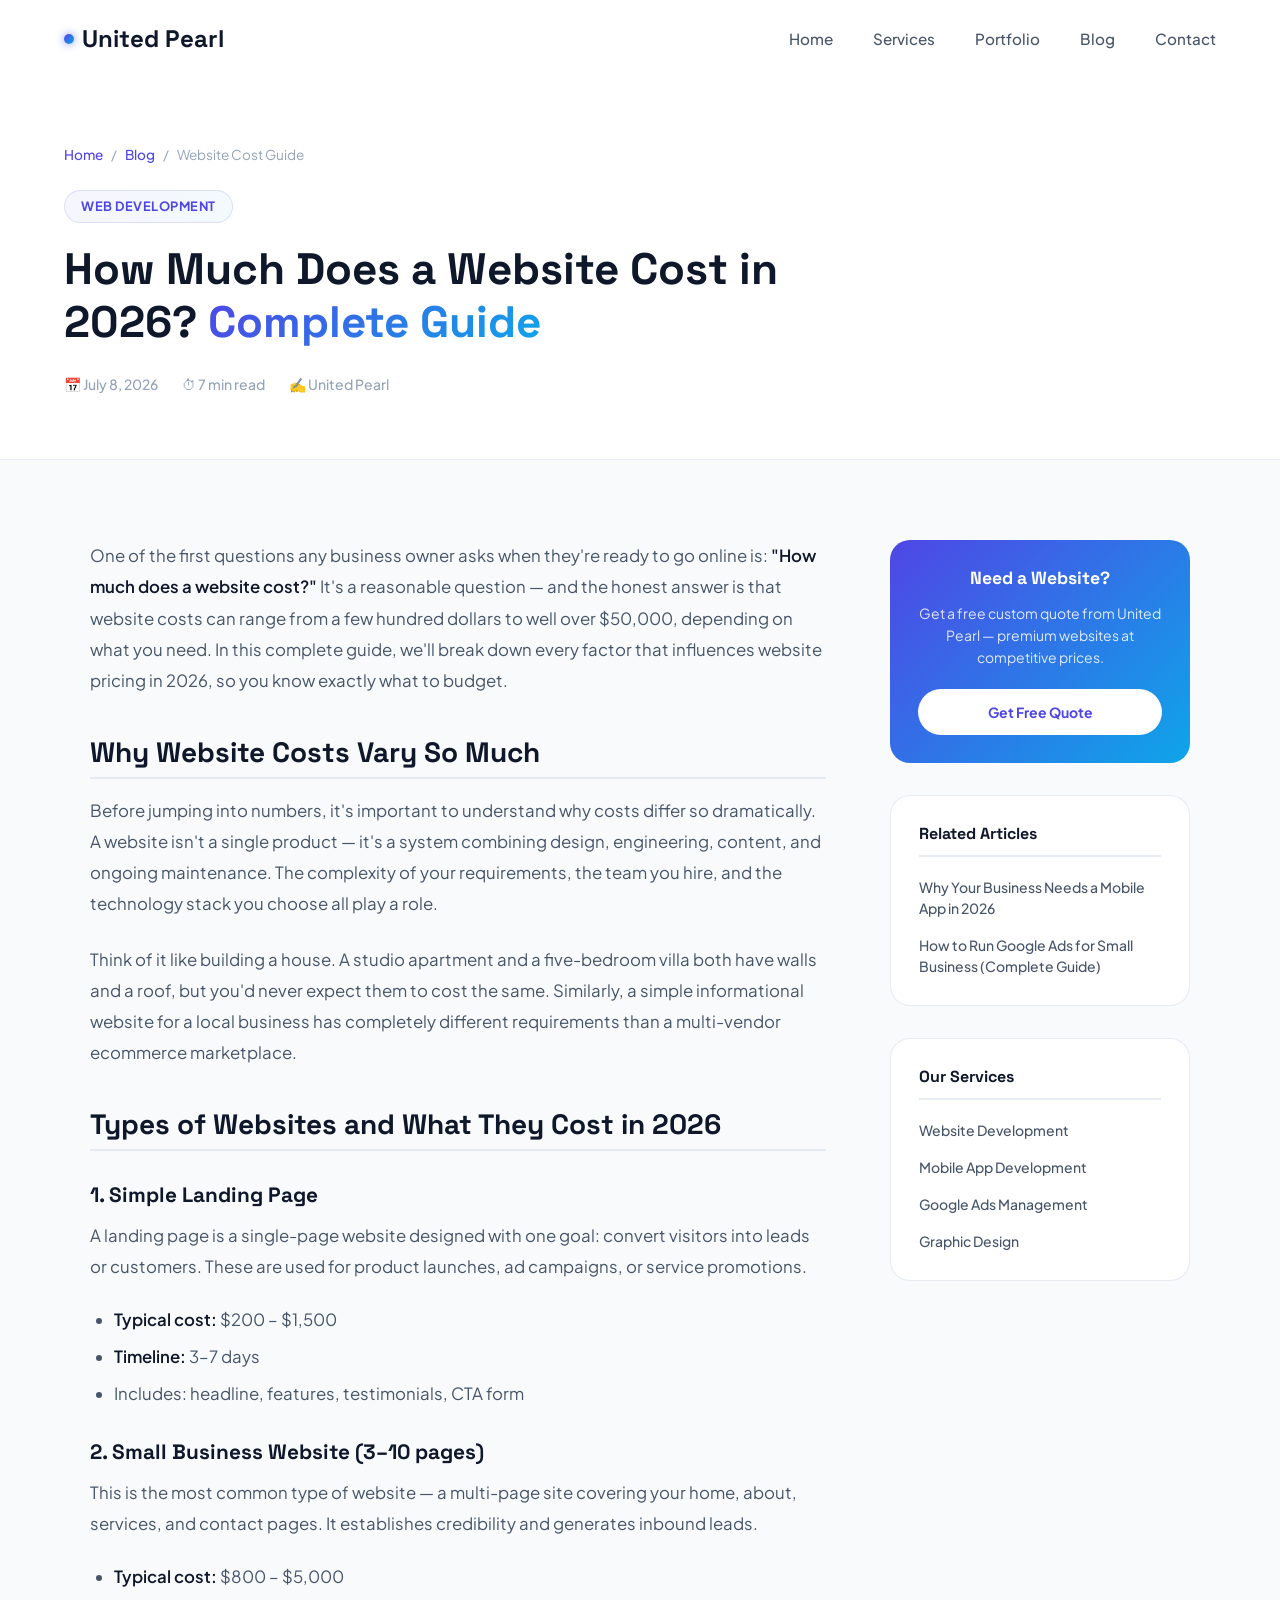
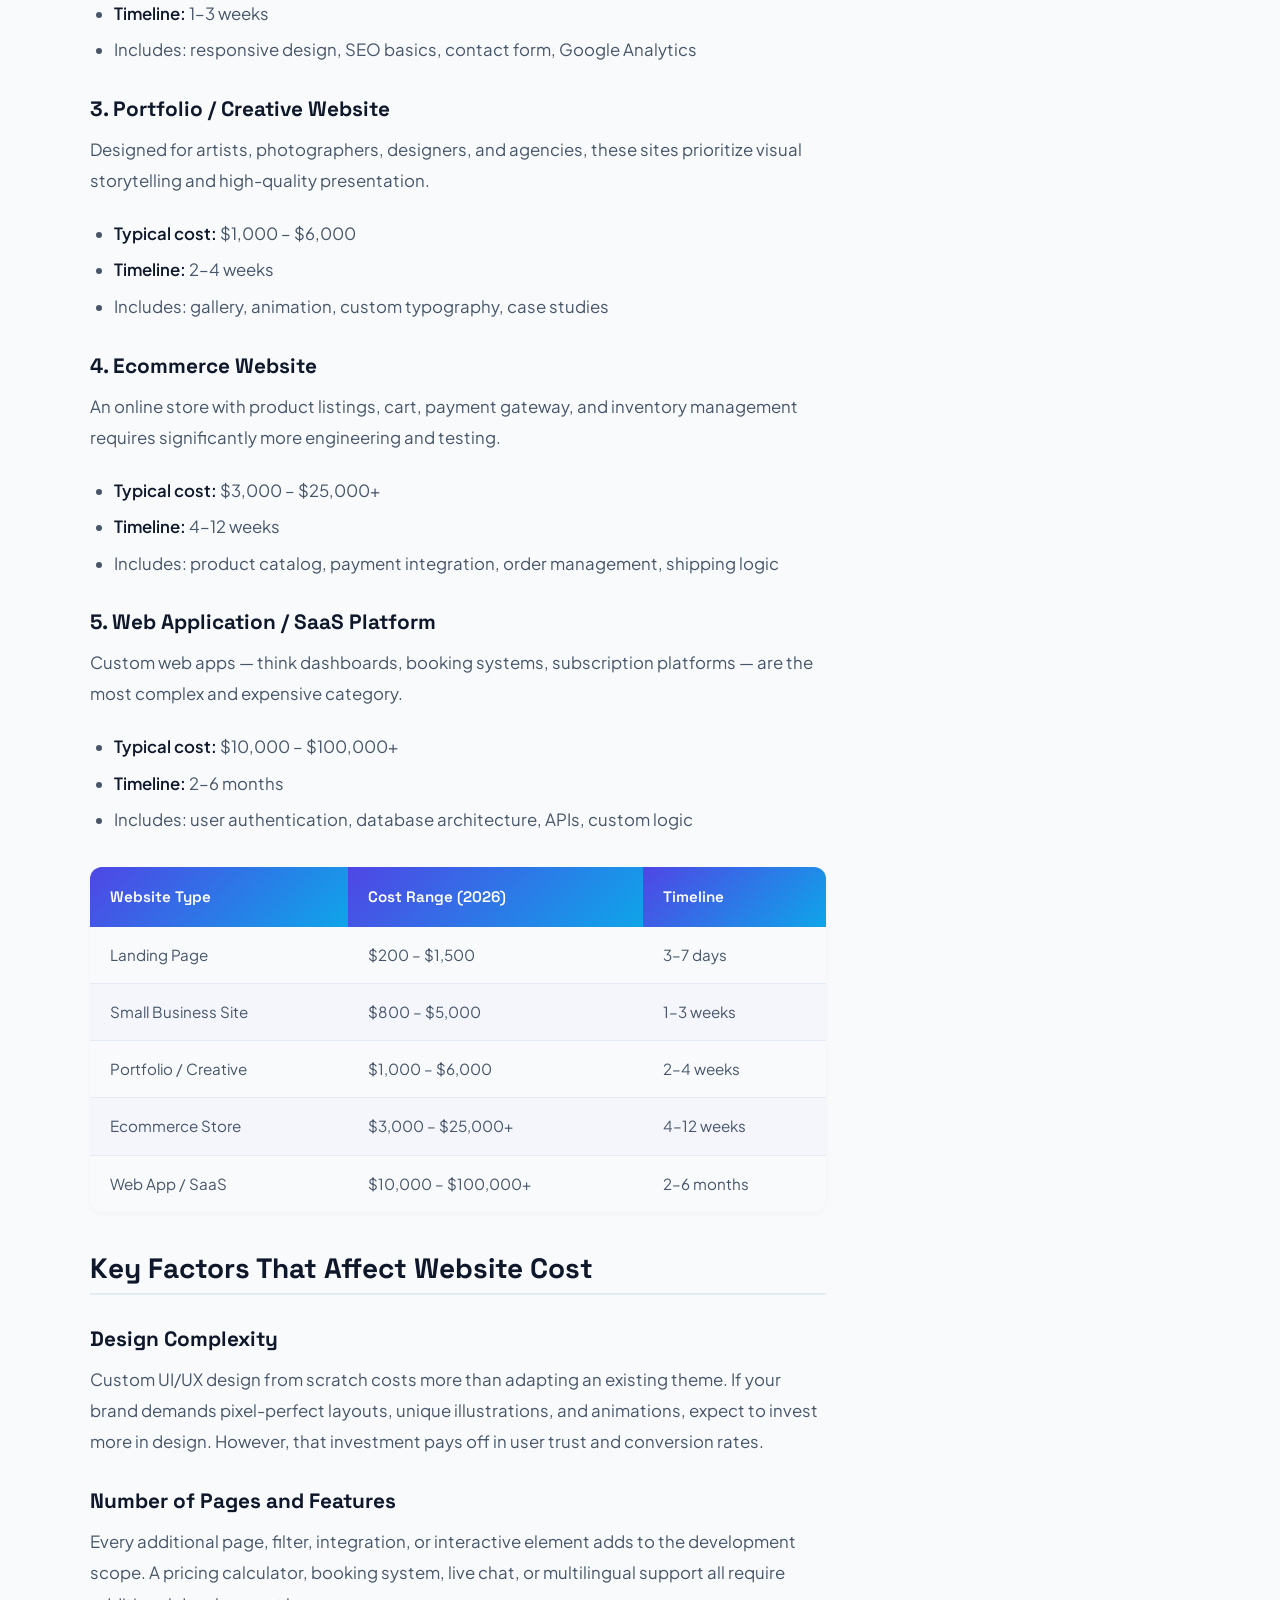
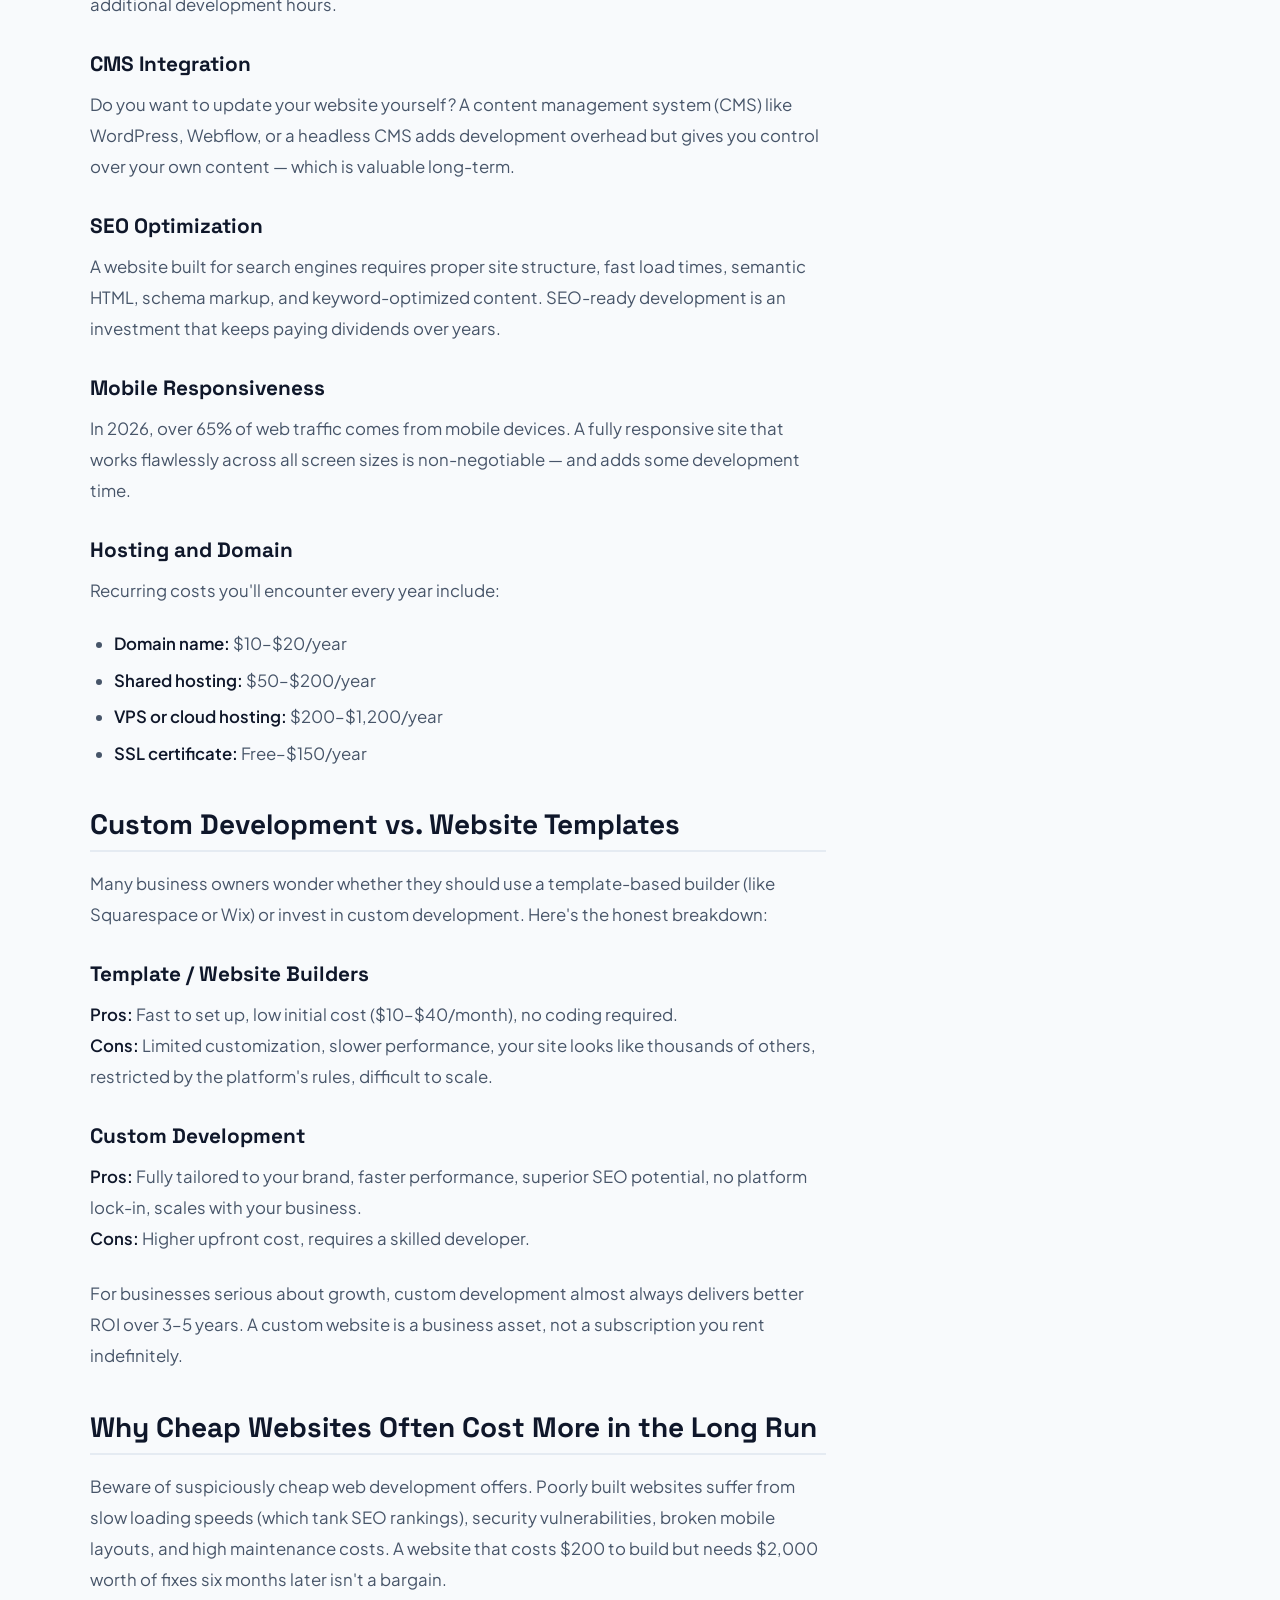
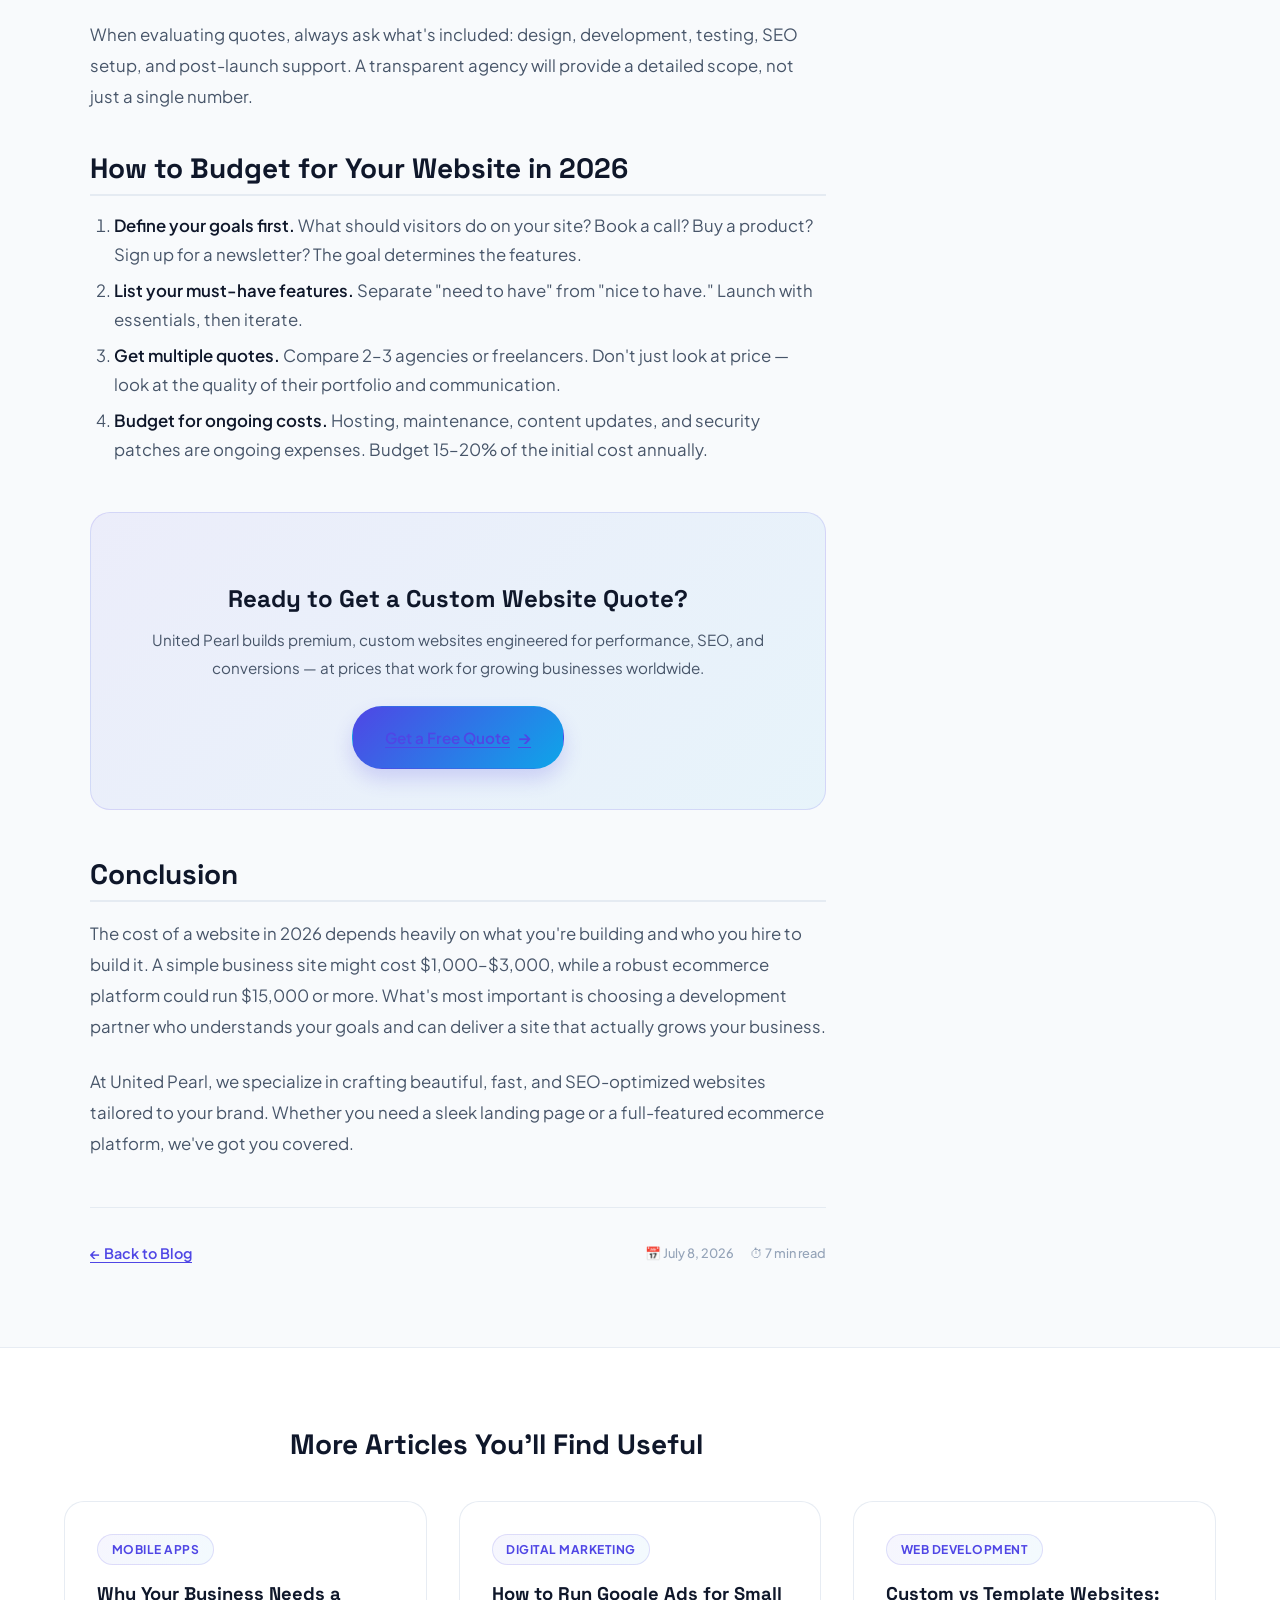
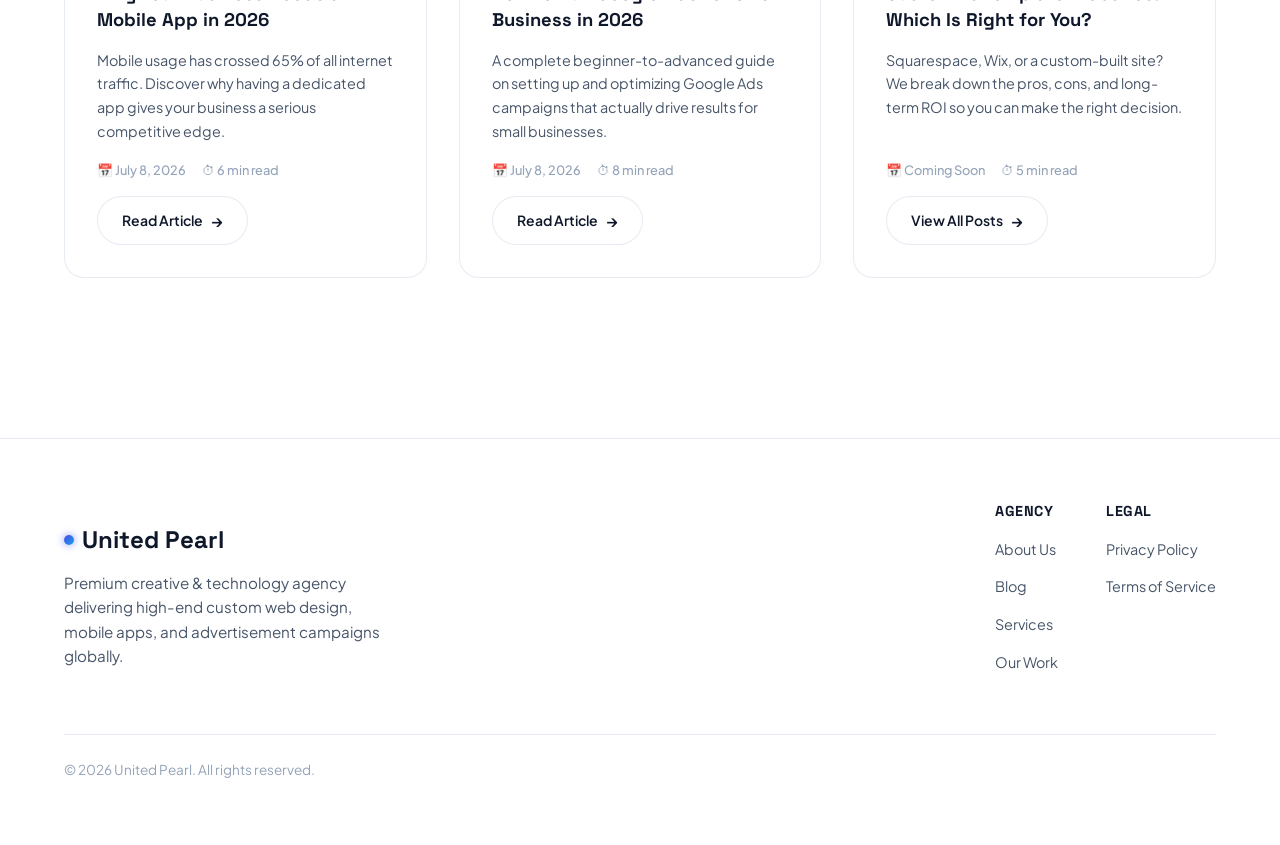
<file: blog/how-much-does-a-website-cost.html>
<!DOCTYPE html>
<html lang="en">
<head>
  <!-- Core Meta Tags -->
  <meta charset="UTF-8">
  <meta name="viewport" content="width=device-width, initial-scale=1.0">
  <meta name="robots" content="index, follow, max-snippet:-1, max-image-preview:large, max-video-preview:-1">
  <meta name="author" content="United Pearl">

  <!-- SEO Title & Description -->
  <title>How Much Does a Website Cost in 2026? Complete Guide | United Pearl Blog</title>
  <meta name="description" content="Wondering how much a website costs in 2026? This complete guide breaks down pricing for landing pages, business websites, and ecommerce stores — plus what factors affect the total cost.">
  <meta name="keywords" content="how much does a website cost, website cost 2026, website development pricing, cost to build a website, website budget guide">

  <!-- Canonical URL -->
  <link rel="canonical" href="https://unitedpearl.in/blog/how-much-does-a-website-cost.html">

  <!-- Open Graph -->
  <meta property="og:type" content="article">
  <meta property="og:url" content="https://unitedpearl.in/blog/how-much-does-a-website-cost.html">
  <meta property="og:title" content="How Much Does a Website Cost in 2026? Complete Guide">
  <meta property="og:description" content="A complete breakdown of website development costs in 2026 — from simple landing pages to full ecommerce stores. Know what to budget before you start.">
  <meta property="og:image" content="https://unitedpearl.in/assets/og-image.png">
  <meta property="og:site_name" content="United Pearl">
  <meta property="og:locale" content="en_US">
  <meta property="article:published_time" content="2026-07-08T00:00:00+05:30">
  <meta property="article:author" content="United Pearl">

  <!-- Twitter Card -->
  <meta name="twitter:card" content="summary_large_image">
  <meta name="twitter:site" content="@unitedpearl">
  <meta name="twitter:title" content="How Much Does a Website Cost in 2026? Complete Guide">
  <meta name="twitter:description" content="A complete breakdown of website development costs in 2026 — from simple landing pages to full ecommerce stores.">
  <meta name="twitter:image" content="https://unitedpearl.in/assets/og-image.png">

  <!-- JSON-LD Article Schema -->
  <script type="application/ld+json">
  {
    "@context": "https://schema.org",
    "@type": "Article",
    "@id": "https://unitedpearl.in/blog/how-much-does-a-website-cost.html",
    "headline": "How Much Does a Website Cost in 2026? Complete Guide",
    "description": "A complete breakdown of website development costs in 2026 — from simple landing pages to full ecommerce stores.",
    "image": "https://unitedpearl.in/assets/og-image.png",
    "author": {
      "@type": "Organization",
      "name": "United Pearl",
      "url": "https://unitedpearl.in/"
    },
    "publisher": {
      "@type": "Organization",
      "name": "United Pearl",
      "logo": {
        "@type": "ImageObject",
        "url": "https://unitedpearl.in/assets/og-image.png"
      }
    },
    "datePublished": "2026-07-08",
    "dateModified": "2026-07-08",
    "mainEntityOfPage": {
      "@type": "WebPage",
      "@id": "https://unitedpearl.in/blog/how-much-does-a-website-cost.html"
    },
    "keywords": ["website cost", "website development pricing", "how much does a website cost", "2026 web development"],
    "articleSection": "Web Development"
  }
  </script>

  <!-- CSS -->
  <link rel="stylesheet" href="../style.css">

  <!-- Favicon -->
  <link rel="icon" type="image/svg+xml" href="data:image/svg+xml,<svg xmlns=%22http://www.w3.org/2000/svg%22 viewBox=%220 0 100 100%22><circle cx=%2250%22 cy=%2250%22 r=%2240%22 fill=%22url(%23g)%22/><defs><linearGradient id=%22g%22 x1=%220%22 y1=%220%22 x2=%221%22 y2=%221%22><stop offset=%220%25%22 stop-color=%22%234f46e5%22/><stop offset=%22100%25%22 stop-color=%22%230ea5e9%22/></linearGradient></defs></svg>">

  <!-- Google AdSense -->
  <script async src="https://pagead2.googlesyndication.com/pagead/js/adsbygoogle.js?client=ca-pub-5391210910914867" crossorigin="anonymous"></script>
</head>
<body>

  <!-- Header -->
  <header id="header">
    <div class="container">
      <a href="../index.html" class="logo">
        <span class="logo-dot"></span>
        United Pearl
      </a>
      <nav id="nav-menu">
        <a href="../index.html" class="nav-link">Home</a>
        <a href="../index.html#services" class="nav-link">Services</a>
        <a href="../index.html#portfolio" class="nav-link">Portfolio</a>
        <a href="index.html" class="nav-link active">Blog</a>
        <a href="../index.html#contact" class="nav-link">Contact</a>
      </nav>
      <button class="mobile-nav-toggle" id="mobile-toggle" aria-label="Toggle Navigation">
        <span></span>
        <span></span>
        <span></span>
      </button>
    </div>
  </header>

  <!-- Blog Post Hero -->
  <section class="blog-post-hero">
    <div class="container">
      <!-- Breadcrumb -->
      <nav class="blog-post-breadcrumb" aria-label="Breadcrumb">
        <a href="../index.html">Home</a>
        <span class="sep">/</span>
        <a href="index.html">Blog</a>
        <span class="sep">/</span>
        <span>Website Cost Guide</span>
      </nav>

      <span class="blog-post-tag">Web Development</span>
      <h1 class="blog-post-title">How Much Does a Website Cost in 2026? <span class="text-gradient">Complete Guide</span></h1>

      <div class="blog-post-meta">
        <span>📅 July 8, 2026</span>
        <span>⏱ 7 min read</span>
        <span>✍️ United Pearl</span>
      </div>
    </div>
  </section>

  <!-- Blog Post Body -->
  <section class="blog-post-body">
    <div class="container">
      <div class="blog-post-layout">

        <!-- Main Article -->
        <article class="blog-post-content">

          <p>One of the first questions any business owner asks when they're ready to go online is: <strong>"How much does a website cost?"</strong> It's a reasonable question — and the honest answer is that website costs can range from a few hundred dollars to well over $50,000, depending on what you need. In this complete guide, we'll break down every factor that influences website pricing in 2026, so you know exactly what to budget.</p>

          <h2>Why Website Costs Vary So Much</h2>
          <p>Before jumping into numbers, it's important to understand why costs differ so dramatically. A website isn't a single product — it's a system combining design, engineering, content, and ongoing maintenance. The complexity of your requirements, the team you hire, and the technology stack you choose all play a role.</p>
          <p>Think of it like building a house. A studio apartment and a five-bedroom villa both have walls and a roof, but you'd never expect them to cost the same. Similarly, a simple informational website for a local business has completely different requirements than a multi-vendor ecommerce marketplace.</p>

          <h2>Types of Websites and What They Cost in 2026</h2>

          <h3>1. Simple Landing Page</h3>
          <p>A landing page is a single-page website designed with one goal: convert visitors into leads or customers. These are used for product launches, ad campaigns, or service promotions.</p>
          <ul>
            <li><strong>Typical cost:</strong> $200 – $1,500</li>
            <li><strong>Timeline:</strong> 3–7 days</li>
            <li>Includes: headline, features, testimonials, CTA form</li>
          </ul>

          <h3>2. Small Business Website (3–10 pages)</h3>
          <p>This is the most common type of website — a multi-page site covering your home, about, services, and contact pages. It establishes credibility and generates inbound leads.</p>
          <ul>
            <li><strong>Typical cost:</strong> $800 – $5,000</li>
            <li><strong>Timeline:</strong> 1–3 weeks</li>
            <li>Includes: responsive design, SEO basics, contact form, Google Analytics</li>
          </ul>

          <h3>3. Portfolio / Creative Website</h3>
          <p>Designed for artists, photographers, designers, and agencies, these sites prioritize visual storytelling and high-quality presentation.</p>
          <ul>
            <li><strong>Typical cost:</strong> $1,000 – $6,000</li>
            <li><strong>Timeline:</strong> 2–4 weeks</li>
            <li>Includes: gallery, animation, custom typography, case studies</li>
          </ul>

          <h3>4. Ecommerce Website</h3>
          <p>An online store with product listings, cart, payment gateway, and inventory management requires significantly more engineering and testing.</p>
          <ul>
            <li><strong>Typical cost:</strong> $3,000 – $25,000+</li>
            <li><strong>Timeline:</strong> 4–12 weeks</li>
            <li>Includes: product catalog, payment integration, order management, shipping logic</li>
          </ul>

          <h3>5. Web Application / SaaS Platform</h3>
          <p>Custom web apps — think dashboards, booking systems, subscription platforms — are the most complex and expensive category.</p>
          <ul>
            <li><strong>Typical cost:</strong> $10,000 – $100,000+</li>
            <li><strong>Timeline:</strong> 2–6 months</li>
            <li>Includes: user authentication, database architecture, APIs, custom logic</li>
          </ul>

          <table class="blog-table">
            <thead>
              <tr>
                <th>Website Type</th>
                <th>Cost Range (2026)</th>
                <th>Timeline</th>
              </tr>
            </thead>
            <tbody>
              <tr>
                <td>Landing Page</td>
                <td>$200 – $1,500</td>
                <td>3–7 days</td>
              </tr>
              <tr>
                <td>Small Business Site</td>
                <td>$800 – $5,000</td>
                <td>1–3 weeks</td>
              </tr>
              <tr>
                <td>Portfolio / Creative</td>
                <td>$1,000 – $6,000</td>
                <td>2–4 weeks</td>
              </tr>
              <tr>
                <td>Ecommerce Store</td>
                <td>$3,000 – $25,000+</td>
                <td>4–12 weeks</td>
              </tr>
              <tr>
                <td>Web App / SaaS</td>
                <td>$10,000 – $100,000+</td>
                <td>2–6 months</td>
              </tr>
            </tbody>
          </table>

          <h2>Key Factors That Affect Website Cost</h2>

          <h3>Design Complexity</h3>
          <p>Custom UI/UX design from scratch costs more than adapting an existing theme. If your brand demands pixel-perfect layouts, unique illustrations, and animations, expect to invest more in design. However, that investment pays off in user trust and conversion rates.</p>

          <h3>Number of Pages and Features</h3>
          <p>Every additional page, filter, integration, or interactive element adds to the development scope. A pricing calculator, booking system, live chat, or multilingual support all require additional development hours.</p>

          <h3>CMS Integration</h3>
          <p>Do you want to update your website yourself? A content management system (CMS) like WordPress, Webflow, or a headless CMS adds development overhead but gives you control over your own content — which is valuable long-term.</p>

          <h3>SEO Optimization</h3>
          <p>A website built for search engines requires proper site structure, fast load times, semantic HTML, schema markup, and keyword-optimized content. SEO-ready development is an investment that keeps paying dividends over years.</p>

          <h3>Mobile Responsiveness</h3>
          <p>In 2026, over 65% of web traffic comes from mobile devices. A fully responsive site that works flawlessly across all screen sizes is non-negotiable — and adds some development time.</p>

          <h3>Hosting and Domain</h3>
          <p>Recurring costs you'll encounter every year include:</p>
          <ul>
            <li><strong>Domain name:</strong> $10–$20/year</li>
            <li><strong>Shared hosting:</strong> $50–$200/year</li>
            <li><strong>VPS or cloud hosting:</strong> $200–$1,200/year</li>
            <li><strong>SSL certificate:</strong> Free–$150/year</li>
          </ul>

          <h2>Custom Development vs. Website Templates</h2>
          <p>Many business owners wonder whether they should use a template-based builder (like Squarespace or Wix) or invest in custom development. Here's the honest breakdown:</p>

          <h3>Template / Website Builders</h3>
          <p><strong>Pros:</strong> Fast to set up, low initial cost ($10–$40/month), no coding required.<br>
          <strong>Cons:</strong> Limited customization, slower performance, your site looks like thousands of others, restricted by the platform's rules, difficult to scale.</p>

          <h3>Custom Development</h3>
          <p><strong>Pros:</strong> Fully tailored to your brand, faster performance, superior SEO potential, no platform lock-in, scales with your business.<br>
          <strong>Cons:</strong> Higher upfront cost, requires a skilled developer.</p>
          <p>For businesses serious about growth, custom development almost always delivers better ROI over 3–5 years. A custom website is a business asset, not a subscription you rent indefinitely.</p>

          <h2>Why Cheap Websites Often Cost More in the Long Run</h2>
          <p>Beware of suspiciously cheap web development offers. Poorly built websites suffer from slow loading speeds (which tank SEO rankings), security vulnerabilities, broken mobile layouts, and high maintenance costs. A website that costs $200 to build but needs $2,000 worth of fixes six months later isn't a bargain.</p>
          <p>When evaluating quotes, always ask what's included: design, development, testing, SEO setup, and post-launch support. A transparent agency will provide a detailed scope, not just a single number.</p>

          <h2>How to Budget for Your Website in 2026</h2>
          <ol>
            <li><strong>Define your goals first.</strong> What should visitors do on your site? Book a call? Buy a product? Sign up for a newsletter? The goal determines the features.</li>
            <li><strong>List your must-have features.</strong> Separate "need to have" from "nice to have." Launch with essentials, then iterate.</li>
            <li><strong>Get multiple quotes.</strong> Compare 2–3 agencies or freelancers. Don't just look at price — look at the quality of their portfolio and communication.</li>
            <li><strong>Budget for ongoing costs.</strong> Hosting, maintenance, content updates, and security patches are ongoing expenses. Budget 15–20% of the initial cost annually.</li>
          </ol>

          <div class="blog-cta-box">
            <h3>Ready to Get a Custom Website Quote?</h3>
            <p>United Pearl builds premium, custom websites engineered for performance, SEO, and conversions — at prices that work for growing businesses worldwide.</p>
            <a href="../index.html#contact" class="btn btn-primary">Get a Free Quote <span class="btn-icon">→</span></a>
          </div>

          <h2>Conclusion</h2>
          <p>The cost of a website in 2026 depends heavily on what you're building and who you hire to build it. A simple business site might cost $1,000–$3,000, while a robust ecommerce platform could run $15,000 or more. What's most important is choosing a development partner who understands your goals and can deliver a site that actually grows your business.</p>
          <p>At United Pearl, we specialize in crafting beautiful, fast, and SEO-optimized websites tailored to your brand. Whether you need a sleek landing page or a full-featured ecommerce platform, we've got you covered.</p>

          <!-- Post Footer -->
          <div class="blog-post-footer">
            <a href="index.html" class="back-to-blog">← Back to Blog</a>
            <div class="blog-card-meta">
              <span>📅 July 8, 2026</span>
              <span>⏱ 7 min read</span>
            </div>
          </div>

        </article>

        <!-- Sidebar -->
        <aside class="blog-sidebar">
          <div class="sidebar-cta">
            <h4>Need a Website?</h4>
            <p>Get a free custom quote from United Pearl — premium websites at competitive prices.</p>
            <a href="../index.html#contact" class="btn">Get Free Quote</a>
          </div>

          <div class="sidebar-widget">
            <h4>Related Articles</h4>
            <ul class="sidebar-related-list">
              <li><a href="why-your-business-needs-a-mobile-app.html">Why Your Business Needs a Mobile App in 2026</a></li>
              <li><a href="how-to-run-google-ads-for-small-business.html">How to Run Google Ads for Small Business (Complete Guide)</a></li>
            </ul>
          </div>

          <div class="sidebar-widget">
            <h4>Our Services</h4>
            <ul class="sidebar-related-list">
              <li><a href="../index.html#services">Website Development</a></li>
              <li><a href="../index.html#services">Mobile App Development</a></li>
              <li><a href="../index.html#services">Google Ads Management</a></li>
              <li><a href="../index.html#services">Graphic Design</a></li>
            </ul>
          </div>
        </aside>

      </div>
    </div>
  </section>

  <!-- Related Posts Section -->
  <section class="blog-related">
    <div class="container">
      <div class="section-title-wrap">
        <h2 class="section-title">More Articles You'll Find Useful</h2>
      </div>
      <div class="blog-grid">
        <div class="blog-card">
          <span class="blog-card-tag">Mobile Apps</span>
          <h3 class="blog-card-title">Why Your Business Needs a Mobile App in 2026</h3>
          <p class="blog-card-excerpt">Mobile usage has crossed 65% of all internet traffic. Discover why having a dedicated app gives your business a serious competitive edge.</p>
          <div class="blog-card-meta">
            <span>📅 July 8, 2026</span>
            <span>⏱ 6 min read</span>
          </div>
          <a href="why-your-business-needs-a-mobile-app.html" class="blog-card-link">Read Article <span class="btn-icon">→</span></a>
        </div>
        <div class="blog-card">
          <span class="blog-card-tag">Digital Marketing</span>
          <h3 class="blog-card-title">How to Run Google Ads for Small Business in 2026</h3>
          <p class="blog-card-excerpt">A complete beginner-to-advanced guide on setting up and optimizing Google Ads campaigns that actually drive results for small businesses.</p>
          <div class="blog-card-meta">
            <span>📅 July 8, 2026</span>
            <span>⏱ 8 min read</span>
          </div>
          <a href="how-to-run-google-ads-for-small-business.html" class="blog-card-link">Read Article <span class="btn-icon">→</span></a>
        </div>
        <div class="blog-card">
          <span class="blog-card-tag">Web Development</span>
          <h3 class="blog-card-title">Custom vs Template Websites: Which Is Right for You?</h3>
          <p class="blog-card-excerpt">Squarespace, Wix, or a custom-built site? We break down the pros, cons, and long-term ROI so you can make the right decision.</p>
          <div class="blog-card-meta">
            <span>📅 Coming Soon</span>
            <span>⏱ 5 min read</span>
          </div>
          <a href="index.html" class="blog-card-link">View All Posts <span class="btn-icon">→</span></a>
        </div>
      </div>
    </div>
  </section>

  <!-- Footer Section -->
  <footer>
    <div class="container">
      <div class="footer-top">
        <div class="footer-brand">
          <a href="../index.html" class="logo">
            <span class="logo-dot"></span>
            United Pearl
          </a>
          <p class="footer-tagline">Premium creative &amp; technology agency delivering high-end custom web design, mobile apps, and advertisement campaigns globally.</p>
        </div>
        <div class="footer-links">
          <div class="footer-link-group">
            <h4>Agency</h4>
            <ul>
              <li><a href="../about.html">About Us</a></li>
              <li><a href="index.html">Blog</a></li>
              <li><a href="../index.html#services">Services</a></li>
              <li><a href="../index.html#portfolio">Our Work</a></li>
            </ul>
          </div>
          <div class="footer-link-group">
            <h4>Legal</h4>
            <ul>
              <li><a href="../privacy-policy.html">Privacy Policy</a></li>
              <li><a href="../terms-of-service.html">Terms of Service</a></li>
            </ul>
          </div>
        </div>
      </div>
      <div class="footer-bottom" style="margin-top: 3rem; padding-top: 1.5rem; border-top: 1px solid var(--border-color);">
        <p>&copy; 2026 United Pearl. All rights reserved.</p>
      </div>
    </div>
  </footer>

  <!-- JS -->
  <script src="../script.js"></script>
</body>
</html>
</file>
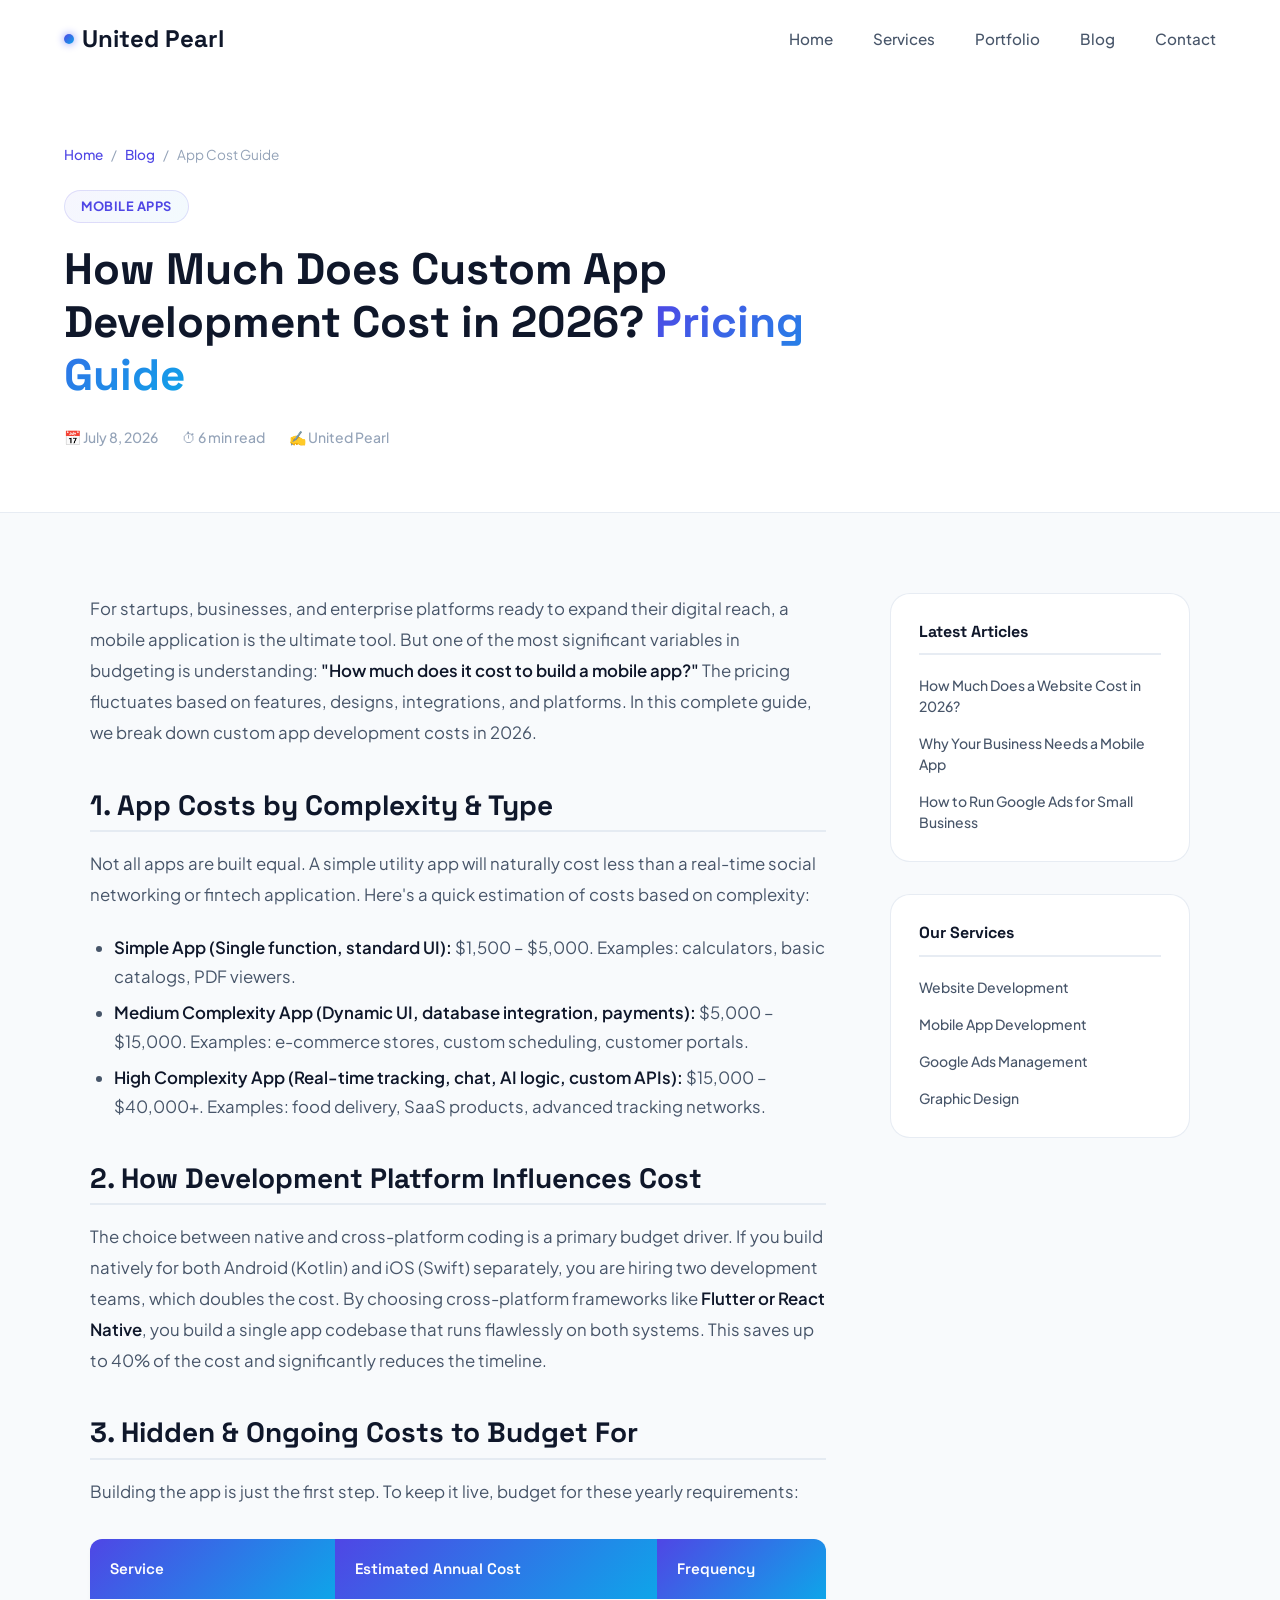
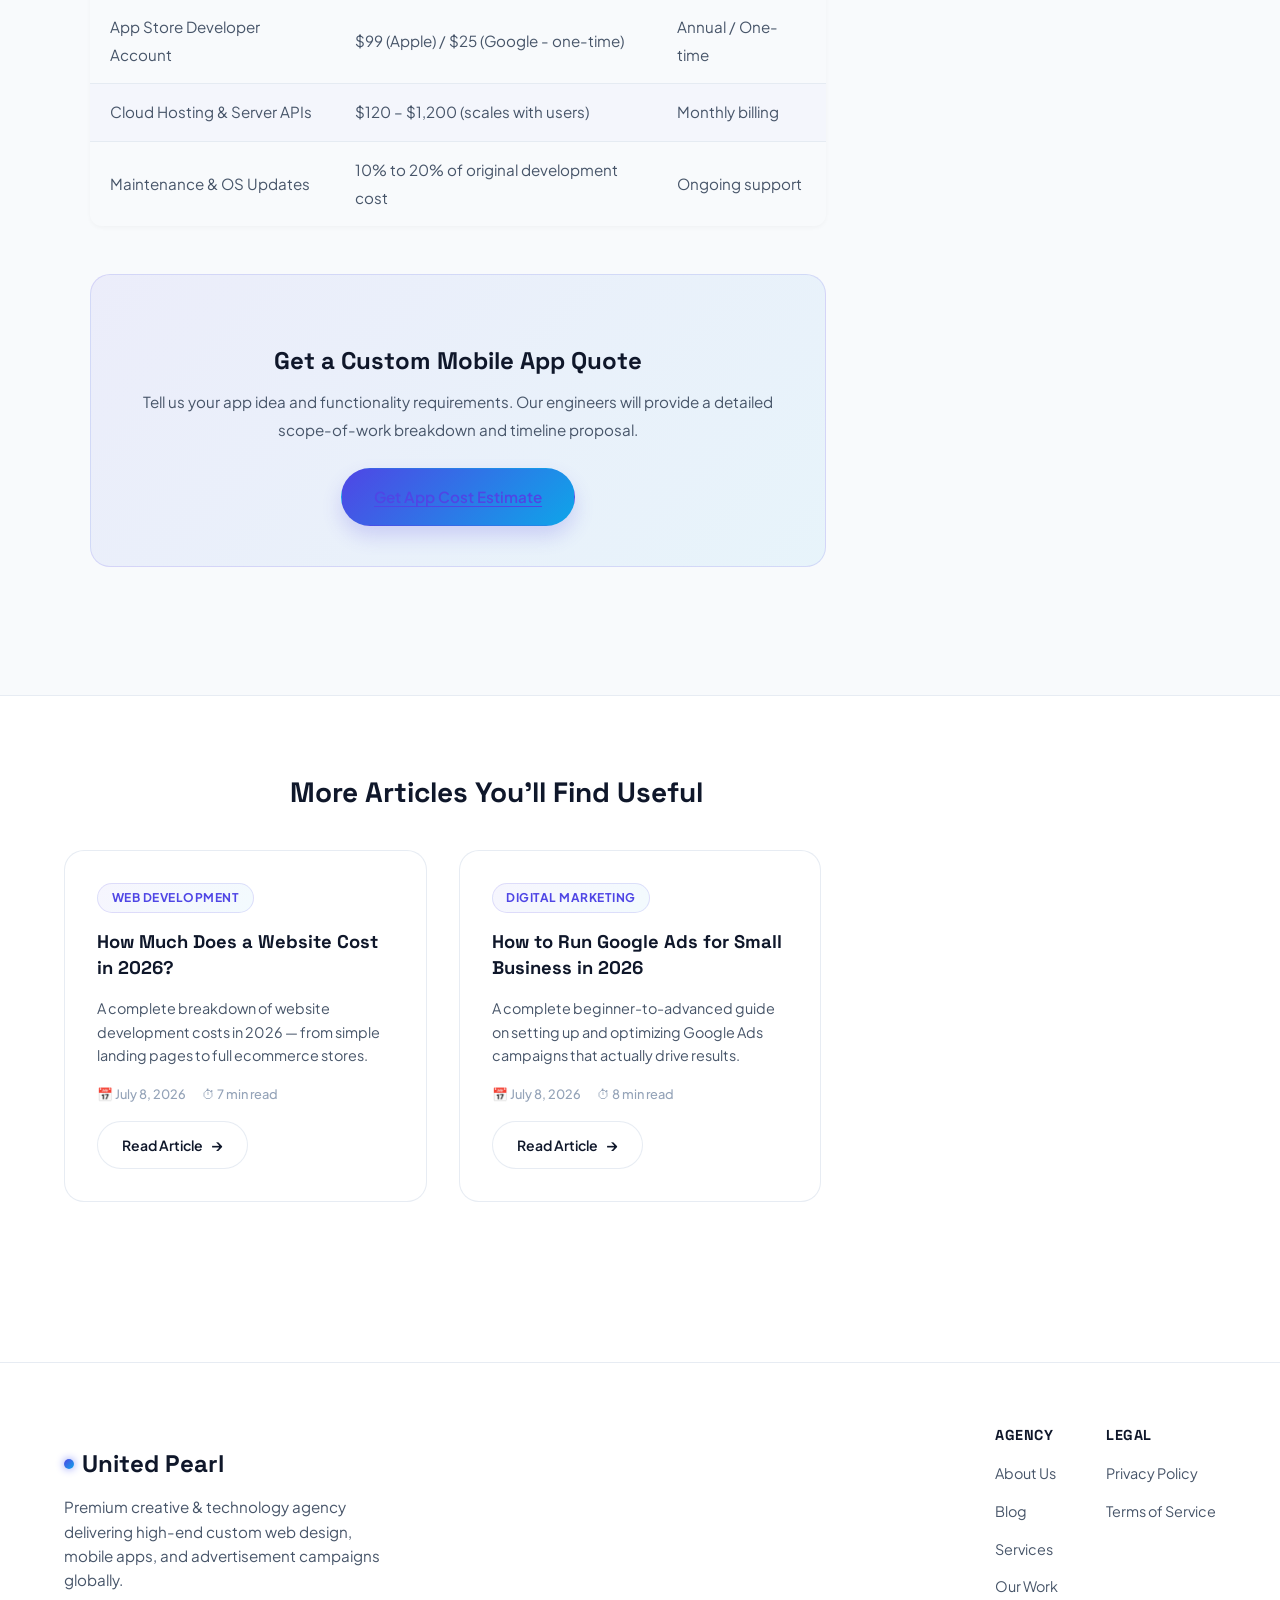
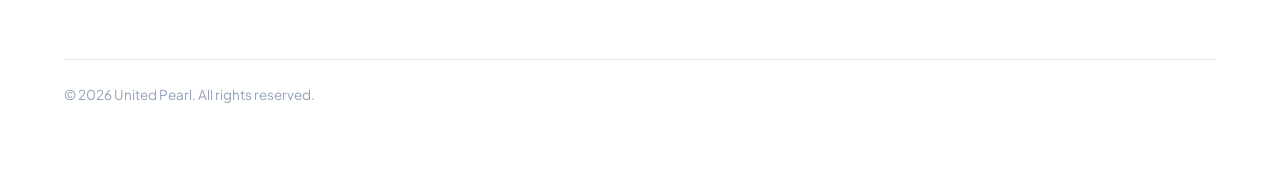
<file: blog/how-much-does-custom-app-development-cost.html>
<!DOCTYPE html>
<html lang="en">
<head>
  <!-- Core Meta Tags -->
  <meta charset="UTF-8">
  <meta name="viewport" content="width=device-width, initial-scale=1.0">
  <meta name="robots" content="index, follow, max-snippet:-1, max-image-preview:large, max-video-preview:-1">
  <meta name="author" content="United Pearl">

  <!-- SEO Title & Description -->
  <title>How Much Does Custom App Development Cost in 2026? | United Pearl Blog</title>
  <meta name="description" content="A complete breakdown of mobile app development costs in 2026. Learn pricing metrics for basic apps, SaaS integrations, cross-platform apps, and enterprise apps.">
  <meta name="keywords" content="custom app development cost, app development pricing, how much to build an app, Flutter app cost, mobile app budget 2026">

  <!-- Canonical URL -->
  <link rel="canonical" href="https://unitedpearl.in/blog/how-much-does-custom-app-development-cost.html">

  <!-- Open Graph -->
  <meta property="og:type" content="article">
  <meta property="og:url" content="https://unitedpearl.in/blog/how-much-does-custom-app-development-cost.html">
  <meta property="og:title" content="How Much Does Custom App Development Cost in 2026?">
  <meta property="og:description" content="A comprehensive breakdown of mobile app development costs in 2026. Plan your app development budget with our guide.">
  <meta property="og:image" content="https://unitedpearl.in/assets/og-image.png">
  <meta property="og:site_name" content="United Pearl">
  <meta property="og:locale" content="en_US">
  <meta property="article:published_time" content="2026-07-08T00:00:00+05:30">
  <meta property="article:author" content="United Pearl">

  <!-- Twitter Card -->
  <meta name="twitter:card" content="summary_large_image">
  <meta name="twitter:site" content="@unitedpearl">
  <meta name="twitter:title" content="How Much Does Custom App Development Cost in 2026?">
  <meta name="twitter:description" content="Get a complete guide on mobile app development costs.">
  <meta name="twitter:image" content="https://unitedpearl.in/assets/og-image.png">

  <!-- JSON-LD Article Schema -->
  <script type="application/ld+json">
  {
    "@context": "https://schema.org",
    "@type": "Article",
    "@id": "https://unitedpearl.in/blog/how-much-does-custom-app-development-cost.html",
    "headline": "How Much Does Custom App Development Cost in 2026?",
    "description": "A comprehensive breakdown of mobile app development costs in 2026. Plan your app development budget with our guide.",
    "image": "https://unitedpearl.in/assets/og-image.png",
    "author": {
      "@type": "Organization",
      "name": "United Pearl",
      "url": "https://unitedpearl.in/"
    },
    "publisher": {
      "@type": "Organization",
      "name": "United Pearl",
      "logo": {
        "@type": "ImageObject",
        "url": "https://unitedpearl.in/assets/og-image.png"
      }
    },
    "datePublished": "2026-07-08",
    "dateModified": "2026-07-08",
    "mainEntityOfPage": {
      "@type": "WebPage",
      "@id": "https://unitedpearl.in/blog/how-much-does-custom-app-development-cost.html"
    },
    "keywords": ["app development cost", "flutter app price", "how much to build app", "custom mobile app 2026"],
    "articleSection": "App Development"
  }
  </script>

  <!-- CSS -->
  <link rel="stylesheet" href="../style.css">

  <!-- Favicon -->
  <link rel="icon" type="image/svg+xml" href="data:image/svg+xml,<svg xmlns=%22http://www.w3.org/2000/svg%22 viewBox=%220 0 100 100%22><circle cx=%2250%22 cy=%2250%22 r=%2240%22 fill=%22url(%23g)%22/><defs><linearGradient id=%22g%22 x1=%220%22 y1=%220%22 x2=%221%22 y2=%221%22><stop offset=%220%25%22 stop-color=%22%234f46e5%22/><stop offset=%22100%25%22 stop-color=%22%230ea5e9%22/></linearGradient></defs></svg>">

  <!-- Google AdSense -->
  <script async src="https://pagead2.googlesyndication.com/pagead/js/adsbygoogle.js?client=ca-pub-5391210910914867" crossorigin="anonymous"></script>
</head>
<body>

  <!-- Header -->
  <header id="header">
    <div class="container">
      <a href="../index.html" class="logo">
        <span class="logo-dot"></span>
        United Pearl
      </a>
      <nav id="nav-menu">
        <a href="../index.html" class="nav-link">Home</a>
        <a href="../index.html#services" class="nav-link">Services</a>
        <a href="../index.html#portfolio" class="nav-link">Portfolio</a>
        <a href="index.html" class="nav-link active">Blog</a>
        <a href="../index.html#contact" class="nav-link">Contact</a>
      </nav>
      <button class="mobile-nav-toggle" id="mobile-toggle" aria-label="Toggle Navigation">
        <span></span>
        <span></span>
        <span></span>
      </button>
    </div>
  </header>

  <!-- Blog Post Hero -->
  <section class="blog-post-hero">
    <div class="container">
      <!-- Breadcrumb -->
      <nav class="blog-post-breadcrumb" aria-label="Breadcrumb">
        <a href="../index.html">Home</a>
        <span class="sep">/</span>
        <a href="index.html">Blog</a>
        <span class="sep">/</span>
        <span>App Cost Guide</span>
      </nav>

      <span class="blog-post-tag">Mobile Apps</span>
      <h1 class="blog-post-title">How Much Does Custom App Development Cost in 2026? <span class="text-gradient">Pricing Guide</span></h1>

      <div class="blog-post-meta">
        <span>📅 July 8, 2026</span>
        <span>⏱ 6 min read</span>
        <span>✍️ United Pearl</span>
      </div>
    </div>
  </section>

  <!-- Blog Post Body -->
  <section class="blog-post-body">
    <div class="container">
      <div class="blog-post-layout">

        <!-- Main Article -->
        <article class="blog-post-content">
          <p>For startups, businesses, and enterprise platforms ready to expand their digital reach, a mobile application is the ultimate tool. But one of the most significant variables in budgeting is understanding: <strong>"How much does it cost to build a mobile app?"</strong> The pricing fluctuates based on features, designs, integrations, and platforms. In this complete guide, we break down custom app development costs in 2026.</p>

          <h2>1. App Costs by Complexity & Type</h2>
          <p>Not all apps are built equal. A simple utility app will naturally cost less than a real-time social networking or fintech application. Here's a quick estimation of costs based on complexity:</p>
          <ul>
            <li><strong>Simple App (Single function, standard UI):</strong> $1,500 – $5,000. Examples: calculators, basic catalogs, PDF viewers.</li>
            <li><strong>Medium Complexity App (Dynamic UI, database integration, payments):</strong> $5,000 – $15,000. Examples: e-commerce stores, custom scheduling, customer portals.</li>
            <li><strong>High Complexity App (Real-time tracking, chat, AI logic, custom APIs):</strong> $15,000 – $40,000+. Examples: food delivery, SaaS products, advanced tracking networks.</li>
          </ul>

          <h2>2. How Development Platform Influences Cost</h2>
          <p>The choice between native and cross-platform coding is a primary budget driver. If you build natively for both Android (Kotlin) and iOS (Swift) separately, you are hiring two development teams, which doubles the cost. By choosing cross-platform frameworks like <strong>Flutter or React Native</strong>, you build a single app codebase that runs flawlessly on both systems. This saves up to 40% of the cost and significantly reduces the timeline.</p>

          <h2>3. Hidden & Ongoing Costs to Budget For</h2>
          <p>Building the app is just the first step. To keep it live, budget for these yearly requirements:</p>
          <table class="blog-table">
            <thead>
              <tr>
                <th>Service</th>
                <th>Estimated Annual Cost</th>
                <th>Frequency</th>
              </tr>
            </thead>
            <tbody>
              <tr>
                <td>App Store Developer Account</td>
                <td>$99 (Apple) / $25 (Google - one-time)</td>
                <td>Annual / One-time</td>
              </tr>
              <tr>
                <td>Cloud Hosting & Server APIs</td>
                <td>$120 – $1,200 (scales with users)</td>
                <td>Monthly billing</td>
              </tr>
              <tr>
                <td>Maintenance & OS Updates</td>
                <td>10% to 20% of original development cost</td>
                <td>Ongoing support</td>
              </tr>
            </tbody>
          </table>

          <div class="blog-cta-box">
            <h3>Get a Custom Mobile App Quote</h3>
            <p>Tell us your app idea and functionality requirements. Our engineers will provide a detailed scope-of-work breakdown and timeline proposal.</p>
            <a href="../index.html#contact" class="btn btn-primary">Get App Cost Estimate</a>
          </div>

        </article>

        <!-- Sidebar -->
        <aside class="blog-sidebar">
          <div class="sidebar-widget">
            <h4>Latest Articles</h4>
            <ul class="sidebar-related-list">
              <li><a href="how-much-does-a-website-cost.html">How Much Does a Website Cost in 2026?</a></li>
              <li><a href="why-your-business-needs-a-mobile-app.html">Why Your Business Needs a Mobile App</a></li>
              <li><a href="how-to-run-google-ads-for-small-business.html">How to Run Google Ads for Small Business</a></li>
            </ul>
          </div>
          <div class="sidebar-widget">
            <h4>Our Services</h4>
            <ul class="sidebar-related-list">
              <li><a href="../index.html#services">Website Development</a></li>
              <li><a href="../index.html#services">Mobile App Development</a></li>
              <li><a href="../index.html#services">Google Ads Management</a></li>
              <li><a href="../index.html#services">Graphic Design</a></li>
            </ul>
          </div>
        </aside>

      </div>
    </div>
  </section>

  <!-- Related Posts Section -->
  <section class="blog-related">
    <div class="container">
      <div class="section-title-wrap">
        <h2 class="section-title">More Articles You'll Find Useful</h2>
      </div>
      <div class="blog-grid">
        <div class="blog-card">
          <span class="blog-card-tag">Web Development</span>
          <h3 class="blog-card-title">How Much Does a Website Cost in 2026?</h3>
          <p class="blog-card-excerpt">A complete breakdown of website development costs in 2026 — from simple landing pages to full ecommerce stores.</p>
          <div class="blog-card-meta">
            <span>📅 July 8, 2026</span>
            <span>⏱ 7 min read</span>
          </div>
          <a href="how-much-does-a-website-cost.html" class="blog-card-link">Read Article <span class="btn-icon">→</span></a>
        </div>
        <div class="blog-card">
          <span class="blog-card-tag">Digital Marketing</span>
          <h3 class="blog-card-title">How to Run Google Ads for Small Business in 2026</h3>
          <p class="blog-card-excerpt">A complete beginner-to-advanced guide on setting up and optimizing Google Ads campaigns that actually drive results.</p>
          <div class="blog-card-meta">
            <span>📅 July 8, 2026</span>
            <span>⏱ 8 min read</span>
          </div>
          <a href="how-to-run-google-ads-for-small-business.html" class="blog-card-link">Read Article <span class="btn-icon">→</span></a>
        </div>
      </div>
    </div>
  </section>

  <!-- Footer Section -->
  <footer>
    <div class="container">
      <div class="footer-top">
        <div class="footer-brand">
          <a href="../index.html" class="logo">
            <span class="logo-dot"></span>
            United Pearl
          </a>
          <p class="footer-tagline">Premium creative &amp; technology agency delivering high-end custom web design, mobile apps, and advertisement campaigns globally.</p>
        </div>
        <div class="footer-links">
          <div class="footer-link-group">
            <h4>Agency</h4>
            <ul>
              <li><a href="../about.html">About Us</a></li>
              <li><a href="index.html">Blog</a></li>
              <li><a href="../index.html#services">Services</a></li>
              <li><a href="../index.html#portfolio">Our Work</a></li>
            </ul>
          </div>
          <div class="footer-link-group">
            <h4>Legal</h4>
            <ul>
              <li><a href="../privacy-policy.html">Privacy Policy</a></li>
              <li><a href="../terms-of-service.html">Terms of Service</a></li>
            </ul>
          </div>
        </div>
      </div>
      <div class="footer-bottom" style="margin-top: 3rem; padding-top: 1.5rem; border-top: 1px solid var(--border-color);">
        <p>&copy; 2026 United Pearl. All rights reserved.</p>
      </div>
    </div>
  </footer>

  <!-- JS -->
  <script src="../script.js"></script>
</body>
</html>
</file>
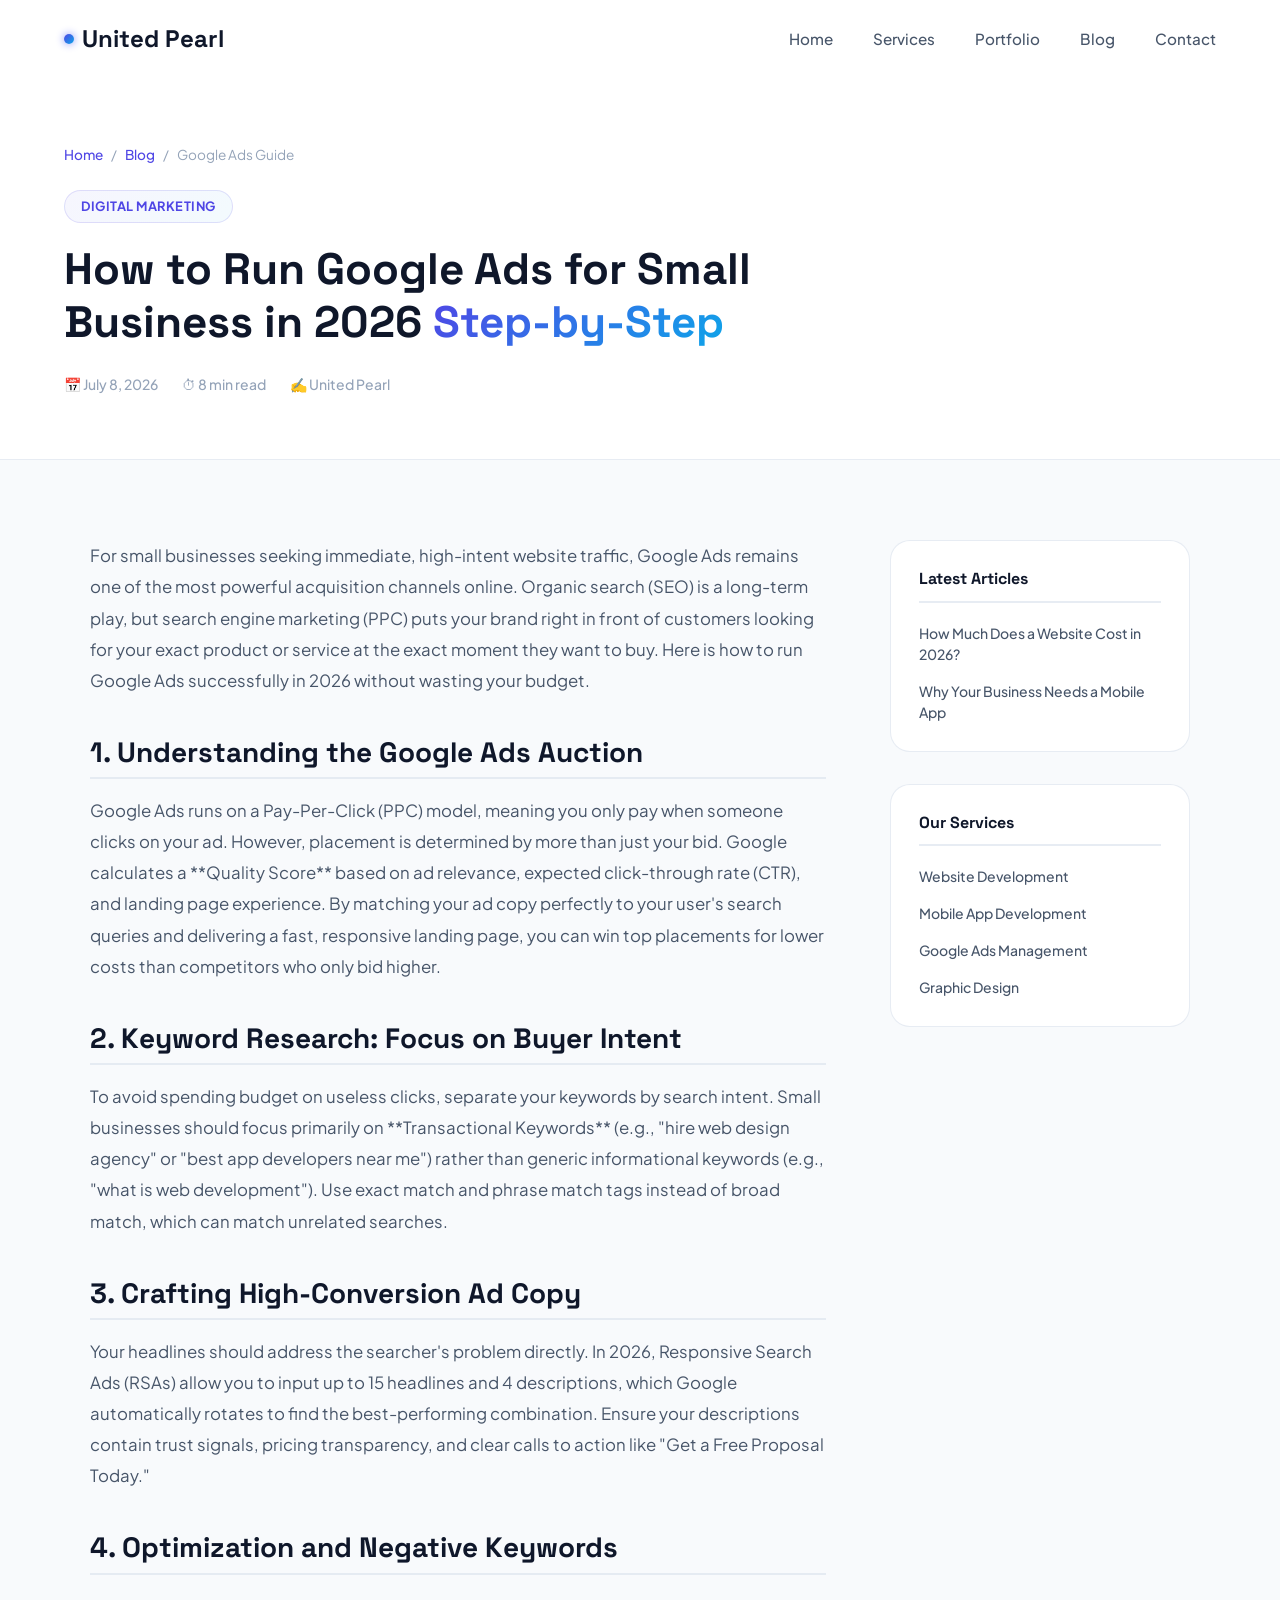
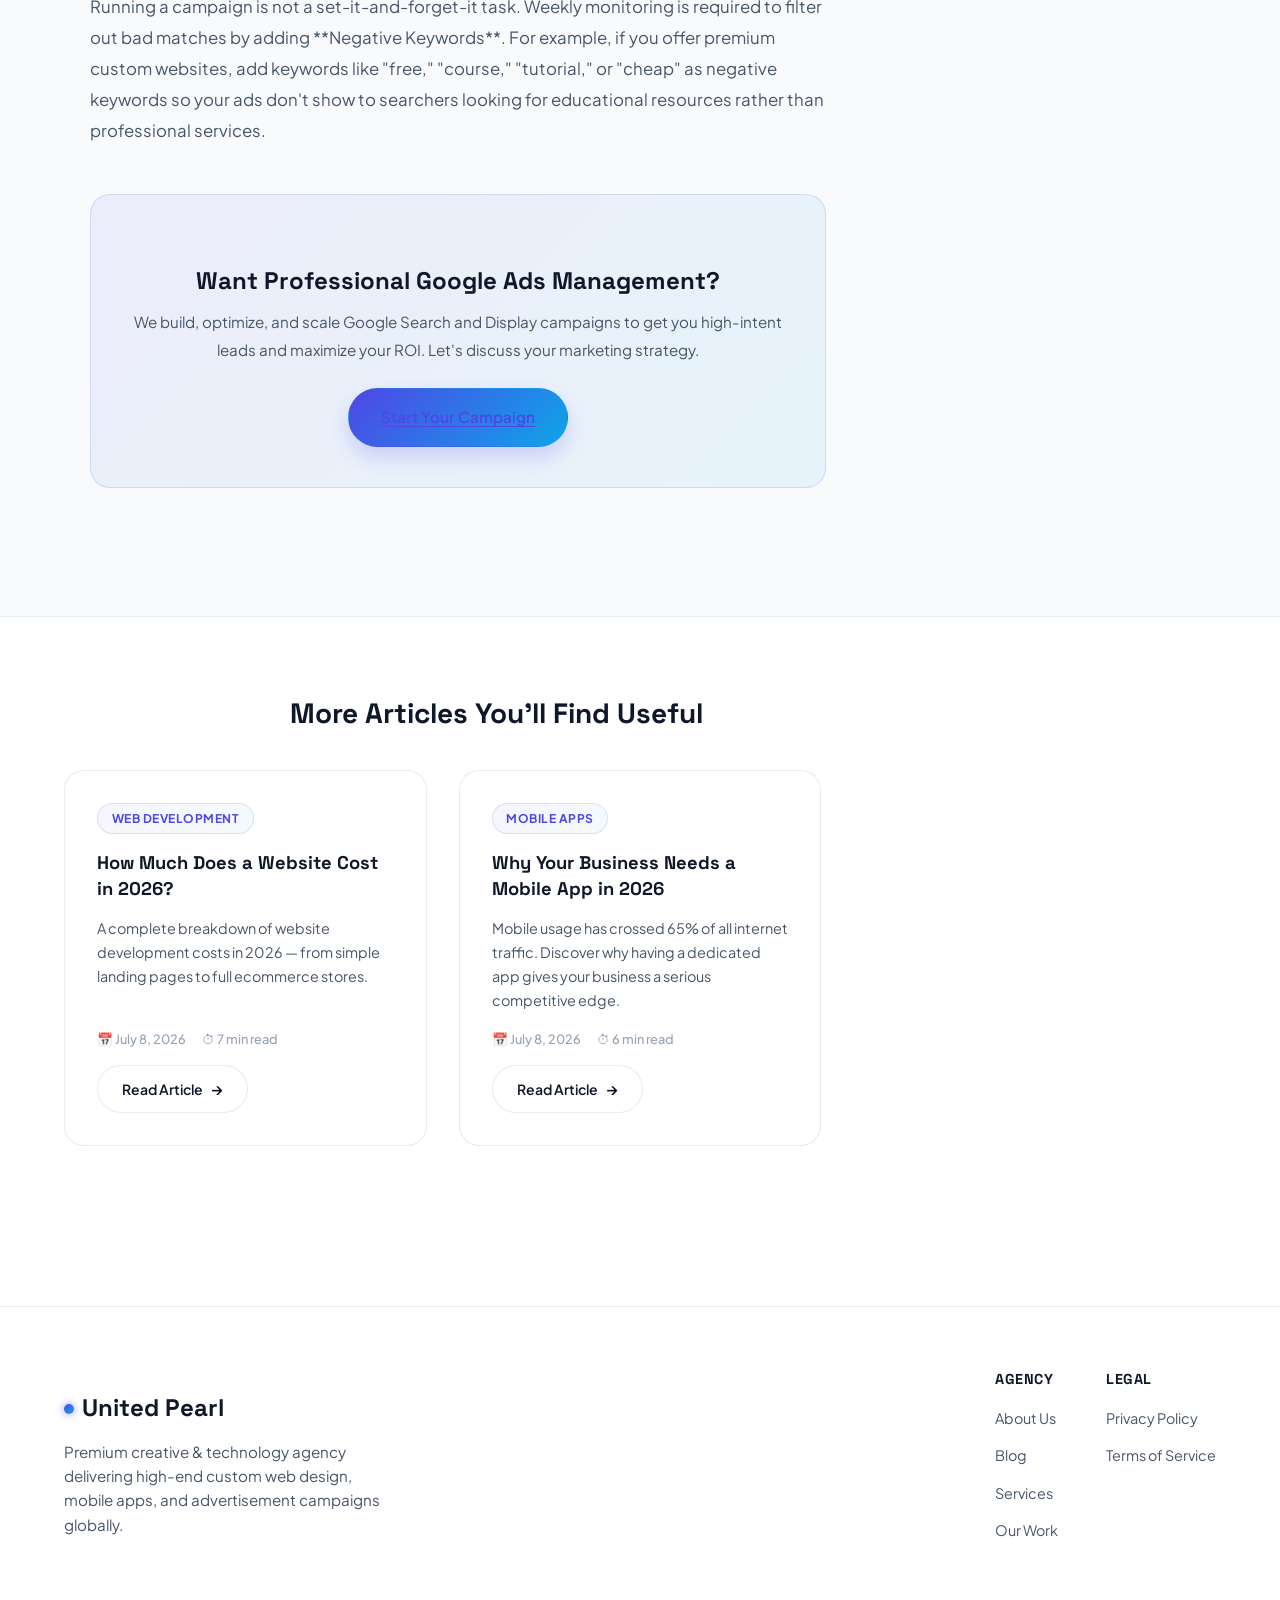
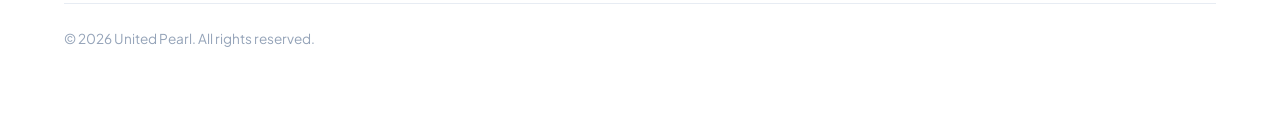
<file: blog/how-to-run-google-ads-for-small-business.html>
<!DOCTYPE html>
<html lang="en">
<head>
  <!-- Core Meta Tags -->
  <meta charset="UTF-8">
  <meta name="viewport" content="width=device-width, initial-scale=1.0">
  <meta name="robots" content="index, follow, max-snippet:-1, max-image-preview:large, max-video-preview:-1">
  <meta name="author" content="United Pearl">

  <!-- SEO Title & Description -->
  <title>How to Run Google Ads for Small Business in 2026 | United Pearl Blog</title>
  <meta name="description" content="A comprehensive guide on setting up, targeting, and optimizing Google Ads campaigns for small businesses. Learn how to maximize your advertising ROI in 2026.">
  <meta name="keywords" content="google ads for small business, run google ads, PPC tips small business, google ads guide 2026, advertising roi">

  <!-- Canonical URL -->
  <link rel="canonical" href="https://unitedpearl.in/blog/how-to-run-google-ads-for-small-business.html">

  <!-- Open Graph -->
  <meta property="og:type" content="article">
  <meta property="og:url" content="https://unitedpearl.in/blog/how-to-run-google-ads-for-small-business.html">
  <meta property="og:title" content="How to Run Google Ads for Small Business in 2026">
  <meta property="og:description" content="A complete walkthrough on how small businesses can set up, target, and optimize high-converting Google Ads campaigns.">
  <meta property="og:image" content="https://unitedpearl.in/assets/og-image.png">
  <meta property="og:site_name" content="United Pearl">
  <meta property="og:locale" content="en_US">
  <meta property="article:published_time" content="2026-07-08T00:00:00+05:30">
  <meta property="article:author" content="United Pearl">

  <!-- Twitter Card -->
  <meta name="twitter:card" content="summary_large_image">
  <meta name="twitter:site" content="@unitedpearl">
  <meta name="twitter:title" content="How to Run Google Ads for Small Business in 2026">
  <meta name="twitter:description" content="Learn how small businesses can optimize Google Ads campaigns in 2026.">
  <meta name="twitter:image" content="https://unitedpearl.in/assets/og-image.png">

  <!-- JSON-LD Article Schema -->
  <script type="application/ld+json">
  {
    "@context": "https://schema.org",
    "@type": "Article",
    "@id": "https://unitedpearl.in/blog/how-to-run-google-ads-for-small-business.html",
    "headline": "How to Run Google Ads for Small Business in 2026",
    "description": "A complete walkthrough on how small businesses can set up, target, and optimize high-converting Google Ads campaigns.",
    "image": "https://unitedpearl.in/assets/og-image.png",
    "author": {
      "@type": "Organization",
      "name": "United Pearl",
      "url": "https://unitedpearl.in/"
    },
    "publisher": {
      "@type": "Organization",
      "name": "United Pearl",
      "logo": {
        "@type": "ImageObject",
        "url": "https://unitedpearl.in/assets/og-image.png"
      }
    },
    "datePublished": "2026-07-08",
    "dateModified": "2026-07-08",
    "mainEntityOfPage": {
      "@type": "WebPage",
      "@id": "https://unitedpearl.in/blog/how-to-run-google-ads-for-small-business.html"
    },
    "keywords": ["google ads for small business", "run google ads", "ppc marketing", "google ads agency"],
    "articleSection": "Digital Marketing"
  }
  </script>

  <!-- CSS -->
  <link rel="stylesheet" href="../style.css">

  <!-- Favicon -->
  <link rel="icon" type="image/svg+xml" href="data:image/svg+xml,<svg xmlns=%22http://www.w3.org/2000/svg%22 viewBox=%220 0 100 100%22><circle cx=%2250%22 cy=%2250%22 r=%2240%22 fill=%22url(%23g)%22/><defs><linearGradient id=%22g%22 x1=%220%22 y1=%220%22 x2=%221%22 y2=%221%22><stop offset=%220%25%22 stop-color=%22%234f46e5%22/><stop offset=%22100%25%22 stop-color=%22%230ea5e9%22/></linearGradient></defs></svg>">

  <!-- Google AdSense -->
  <script async src="https://pagead2.googlesyndication.com/pagead/js/adsbygoogle.js?client=ca-pub-5391210910914867" crossorigin="anonymous"></script>
</head>
<body>

  <!-- Header -->
  <header id="header">
    <div class="container">
      <a href="../index.html" class="logo">
        <span class="logo-dot"></span>
        United Pearl
      </a>
      <nav id="nav-menu">
        <a href="../index.html" class="nav-link">Home</a>
        <a href="../index.html#services" class="nav-link">Services</a>
        <a href="../index.html#portfolio" class="nav-link">Portfolio</a>
        <a href="index.html" class="nav-link active">Blog</a>
        <a href="../index.html#contact" class="nav-link">Contact</a>
      </nav>
      <button class="mobile-nav-toggle" id="mobile-toggle" aria-label="Toggle Navigation">
        <span></span>
        <span></span>
        <span></span>
      </button>
    </div>
  </header>

  <!-- Blog Post Hero -->
  <section class="blog-post-hero">
    <div class="container">
      <!-- Breadcrumb -->
      <nav class="blog-post-breadcrumb" aria-label="Breadcrumb">
        <a href="../index.html">Home</a>
        <span class="sep">/</span>
        <a href="index.html">Blog</a>
        <span class="sep">/</span>
        <span>Google Ads Guide</span>
      </nav>

      <span class="blog-post-tag">Digital Marketing</span>
      <h1 class="blog-post-title">How to Run Google Ads for Small Business in 2026 <span class="text-gradient">Step-by-Step</span></h1>

      <div class="blog-post-meta">
        <span>📅 July 8, 2026</span>
        <span>⏱ 8 min read</span>
        <span>✍️ United Pearl</span>
      </div>
    </div>
  </section>

  <!-- Blog Post Body -->
  <section class="blog-post-body">
    <div class="container">
      <div class="blog-post-layout">

        <!-- Main Article -->
        <article class="blog-post-content">
          <p>For small businesses seeking immediate, high-intent website traffic, Google Ads remains one of the most powerful acquisition channels online. Organic search (SEO) is a long-term play, but search engine marketing (PPC) puts your brand right in front of customers looking for your exact product or service at the exact moment they want to buy. Here is how to run Google Ads successfully in 2026 without wasting your budget.</p>

          <h2>1. Understanding the Google Ads Auction</h2>
          <p>Google Ads runs on a Pay-Per-Click (PPC) model, meaning you only pay when someone clicks on your ad. However, placement is determined by more than just your bid. Google calculates a **Quality Score** based on ad relevance, expected click-through rate (CTR), and landing page experience. By matching your ad copy perfectly to your user's search queries and delivering a fast, responsive landing page, you can win top placements for lower costs than competitors who only bid higher.</p>

          <h2>2. Keyword Research: Focus on Buyer Intent</h2>
          <p>To avoid spending budget on useless clicks, separate your keywords by search intent. Small businesses should focus primarily on **Transactional Keywords** (e.g., "hire web design agency" or "best app developers near me") rather than generic informational keywords (e.g., "what is web development"). Use exact match and phrase match tags instead of broad match, which can match unrelated searches.</p>

          <h2>3. Crafting High-Conversion Ad Copy</h2>
          <p>Your headlines should address the searcher's problem directly. In 2026, Responsive Search Ads (RSAs) allow you to input up to 15 headlines and 4 descriptions, which Google automatically rotates to find the best-performing combination. Ensure your descriptions contain trust signals, pricing transparency, and clear calls to action like "Get a Free Proposal Today."</p>

          <h2>4. Optimization and Negative Keywords</h2>
          <p>Running a campaign is not a set-it-and-forget-it task. Weekly monitoring is required to filter out bad matches by adding **Negative Keywords**. For example, if you offer premium custom websites, add keywords like "free," "course," "tutorial," or "cheap" as negative keywords so your ads don't show to searchers looking for educational resources rather than professional services.</p>

          <div class="blog-cta-box">
            <h3>Want Professional Google Ads Management?</h3>
            <p>We build, optimize, and scale Google Search and Display campaigns to get you high-intent leads and maximize your ROI. Let's discuss your marketing strategy.</p>
            <a href="../index.html#contact" class="btn btn-primary">Start Your Campaign</a>
          </div>

        </article>

        <!-- Sidebar -->
        <aside class="blog-sidebar">
          <div class="sidebar-widget">
            <h4>Latest Articles</h4>
            <ul class="sidebar-related-list">
              <li><a href="how-much-does-a-website-cost.html">How Much Does a Website Cost in 2026?</a></li>
              <li><a href="why-your-business-needs-a-mobile-app.html">Why Your Business Needs a Mobile App</a></li>
            </ul>
          </div>
          <div class="sidebar-widget">
            <h4>Our Services</h4>
            <ul class="sidebar-related-list">
              <li><a href="../index.html#services">Website Development</a></li>
              <li><a href="../index.html#services">Mobile App Development</a></li>
              <li><a href="../index.html#services">Google Ads Management</a></li>
              <li><a href="../index.html#services">Graphic Design</a></li>
            </ul>
          </div>
        </aside>

      </div>
    </div>
  </section>

  <!-- Related Posts Section -->
  <section class="blog-related">
    <div class="container">
      <div class="section-title-wrap">
        <h2 class="section-title">More Articles You'll Find Useful</h2>
      </div>
      <div class="blog-grid">
        <div class="blog-card">
          <span class="blog-card-tag">Web Development</span>
          <h3 class="blog-card-title">How Much Does a Website Cost in 2026?</h3>
          <p class="blog-card-excerpt">A complete breakdown of website development costs in 2026 — from simple landing pages to full ecommerce stores.</p>
          <div class="blog-card-meta">
            <span>📅 July 8, 2026</span>
            <span>⏱ 7 min read</span>
          </div>
          <a href="how-much-does-a-website-cost.html" class="blog-card-link">Read Article <span class="btn-icon">→</span></a>
        </div>
        <div class="blog-card">
          <span class="blog-card-tag">Mobile Apps</span>
          <h3 class="blog-card-title">Why Your Business Needs a Mobile App in 2026</h3>
          <p class="blog-card-excerpt">Mobile usage has crossed 65% of all internet traffic. Discover why having a dedicated app gives your business a serious competitive edge.</p>
          <div class="blog-card-meta">
            <span>📅 July 8, 2026</span>
            <span>⏱ 6 min read</span>
          </div>
          <a href="why-your-business-needs-a-mobile-app.html" class="blog-card-link">Read Article <span class="btn-icon">→</span></a>
        </div>
      </div>
    </div>
  </section>

  <!-- Footer Section -->
  <footer>
    <div class="container">
      <div class="footer-top">
        <div class="footer-brand">
          <a href="../index.html" class="logo">
            <span class="logo-dot"></span>
            United Pearl
          </a>
          <p class="footer-tagline">Premium creative &amp; technology agency delivering high-end custom web design, mobile apps, and advertisement campaigns globally.</p>
        </div>
        <div class="footer-links">
          <div class="footer-link-group">
            <h4>Agency</h4>
            <ul>
              <li><a href="../about.html">About Us</a></li>
              <li><a href="index.html">Blog</a></li>
              <li><a href="../index.html#services">Services</a></li>
              <li><a href="../index.html#portfolio">Our Work</a></li>
            </ul>
          </div>
          <div class="footer-link-group">
            <h4>Legal</h4>
            <ul>
              <li><a href="../privacy-policy.html">Privacy Policy</a></li>
              <li><a href="../terms-of-service.html">Terms of Service</a></li>
            </ul>
          </div>
        </div>
      </div>
      <div class="footer-bottom" style="margin-top: 3rem; padding-top: 1.5rem; border-top: 1px solid var(--border-color);">
        <p>&copy; 2026 United Pearl. All rights reserved.</p>
      </div>
    </div>
  </footer>

  <!-- JS -->
  <script src="../script.js"></script>
</body>
</html>
</file>
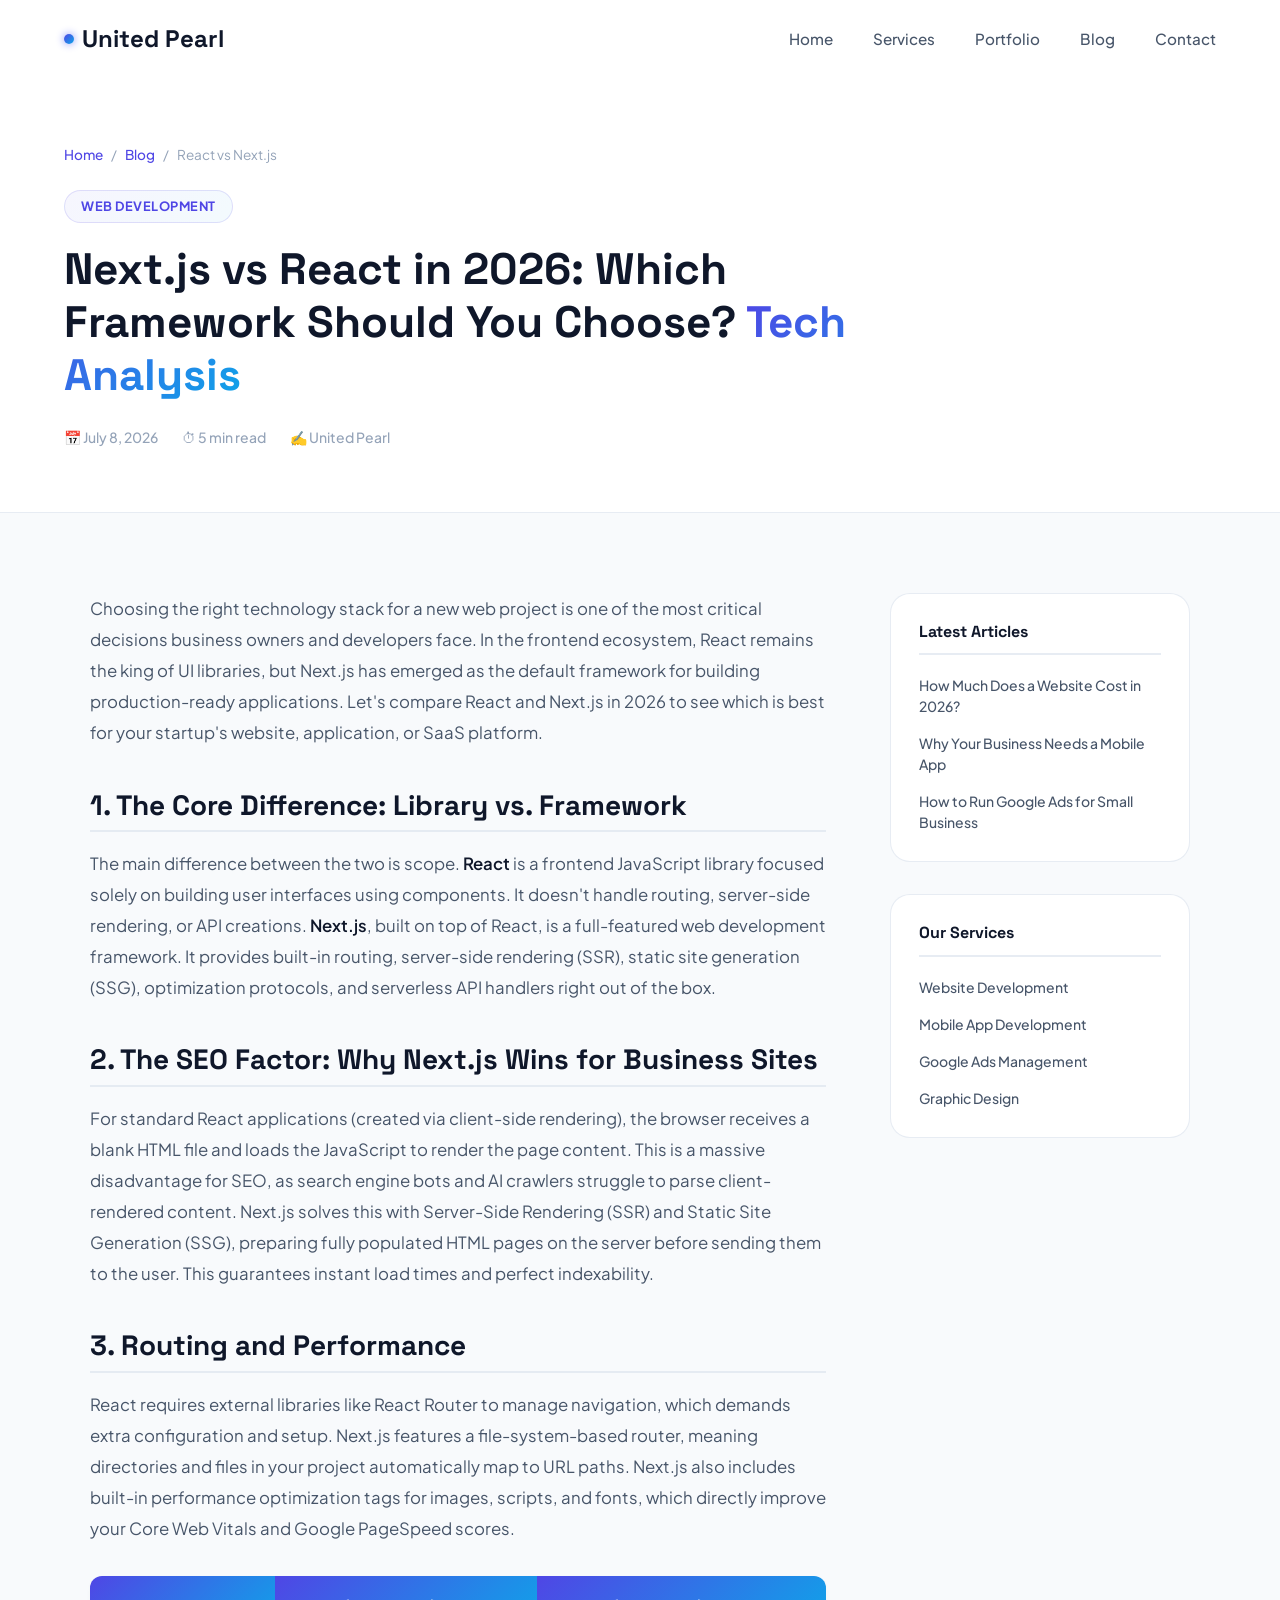
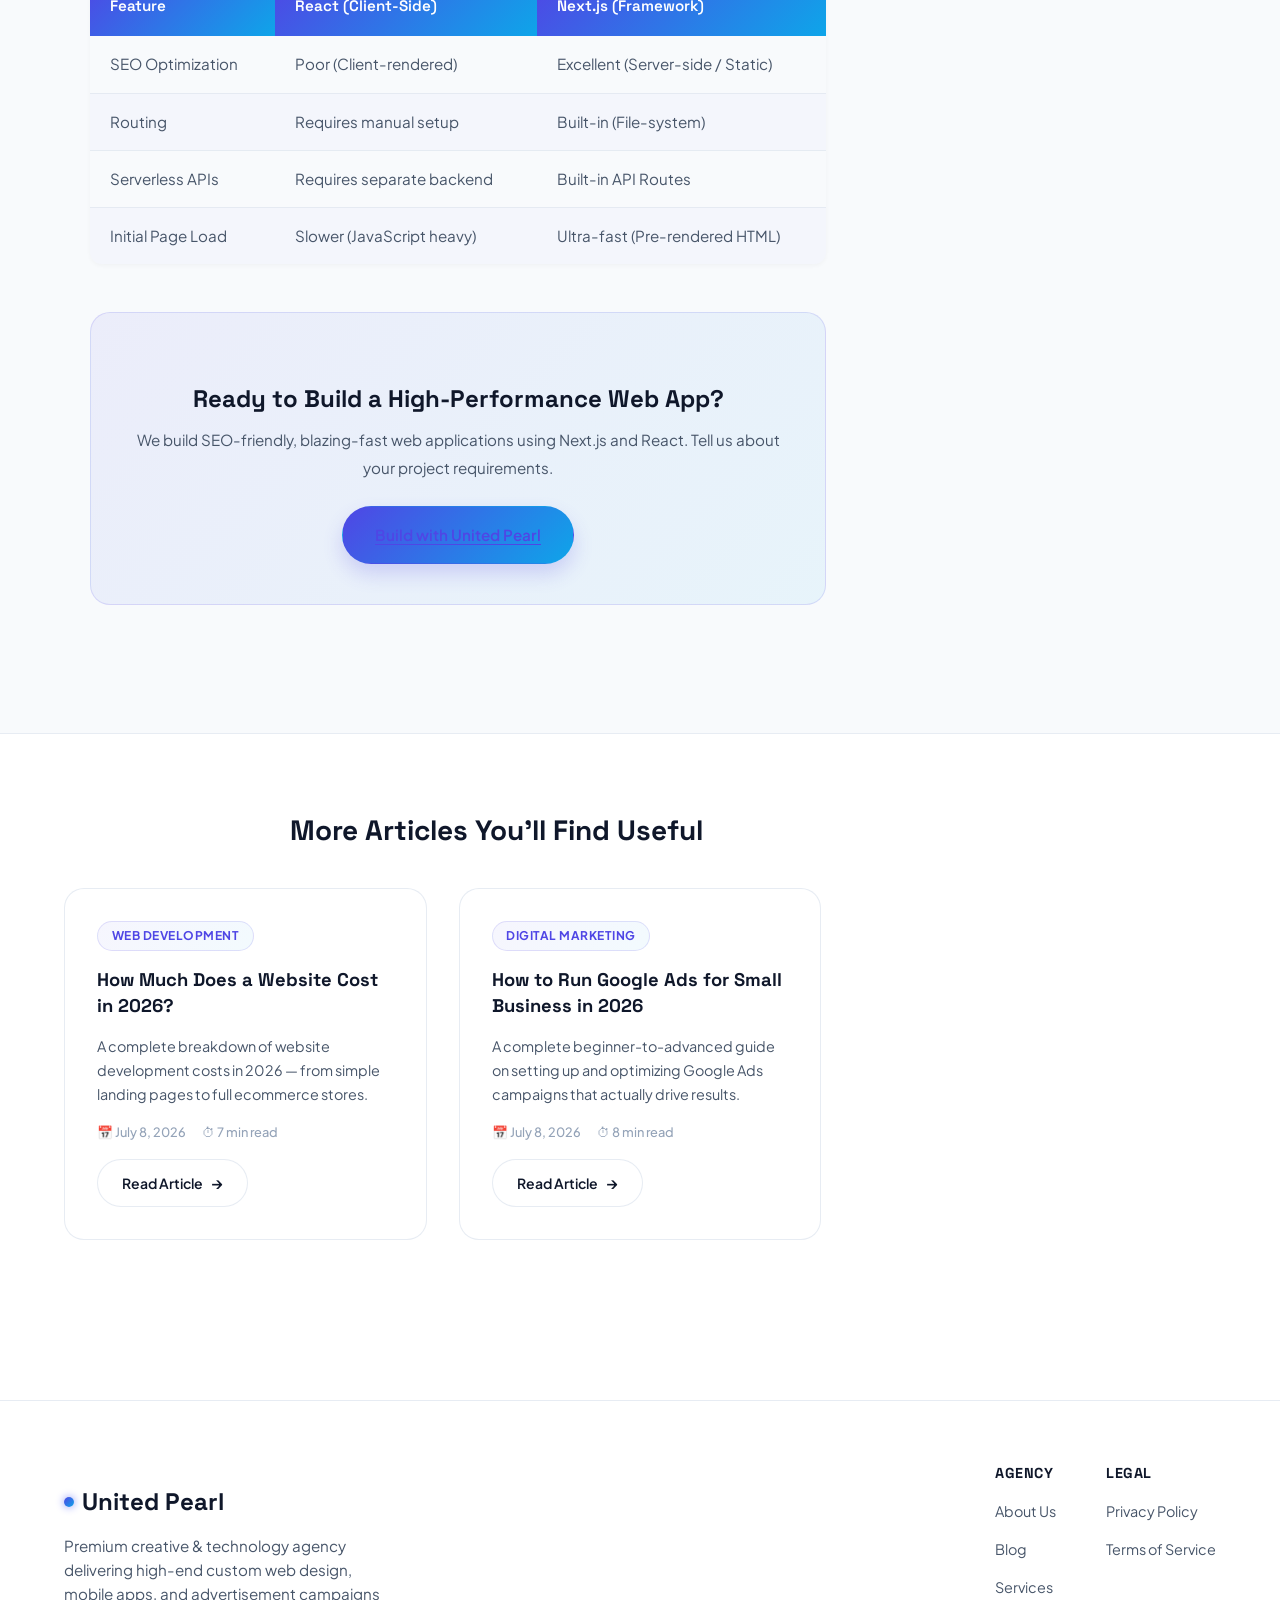
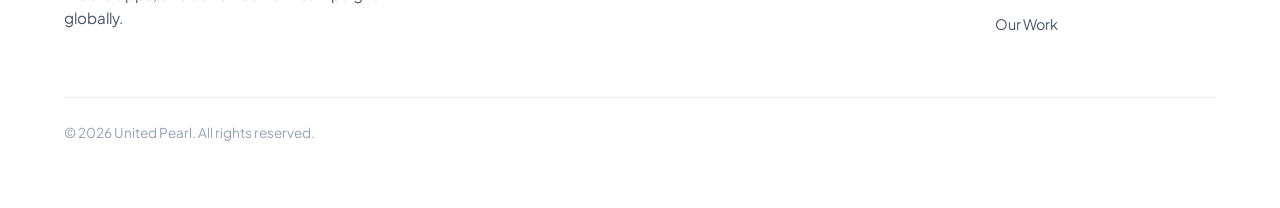
<file: blog/nextjs-vs-react-which-framework-should-you-choose.html>
<!DOCTYPE html>
<html lang="en">
<head>
  <!-- Core Meta Tags -->
  <meta charset="UTF-8">
  <meta name="viewport" content="width=device-width, initial-scale=1.0">
  <meta name="robots" content="index, follow, max-snippet:-1, max-image-preview:large, max-video-preview:-1">
  <meta name="author" content="United Pearl">

  <!-- SEO Title & Description -->
  <title>Next.js vs React in 2026: Which Framework Should You Choose? | United Pearl Blog</title>
  <meta name="description" content="A comprehensive analysis comparing React and Next.js for web development projects in 2026. Learn which tool fits your startup's needs, budget, and SEO goals.">
  <meta name="keywords" content="nextjs vs react, react vs nextjs 2026, web development framework, nextjs for business, custom react website">

  <!-- Canonical URL -->
  <link rel="canonical" href="https://unitedpearl.in/blog/nextjs-vs-react-which-framework-should-you-choose.html">

  <!-- Open Graph -->
  <meta property="og:type" content="article">
  <meta property="og:url" content="https://unitedpearl.in/blog/nextjs-vs-react-which-framework-should-you-choose.html">
  <meta property="og:title" content="Next.js vs React in 2026: Which Framework Should You Choose?">
  <meta property="og:description" content="Discover the key differences between React and Next.js in 2026, and choose the best framework for your business goals.">
  <meta property="og:image" content="https://unitedpearl.in/assets/og-image.png">
  <meta property="og:site_name" content="United Pearl">
  <meta property="og:locale" content="en_US">
  <meta property="article:published_time" content="2026-07-08T00:00:00+05:30">
  <meta property="article:author" content="United Pearl">

  <!-- Twitter Card -->
  <meta name="twitter:card" content="summary_large_image">
  <meta name="twitter:site" content="@unitedpearl">
  <meta name="twitter:title" content="Next.js vs React in 2026: Which Framework Should You Choose?">
  <meta name="twitter:description" content="Compare Next.js and React for web development in 2026.">
  <meta name="twitter:image" content="https://unitedpearl.in/assets/og-image.png">

  <!-- JSON-LD Article Schema -->
  <script type="application/ld+json">
  {
    "@context": "https://schema.org",
    "@type": "Article",
    "@id": "https://unitedpearl.in/blog/nextjs-vs-react-which-framework-should-you-choose.html",
    "headline": "Next.js vs React in 2026: Which Framework Should You Choose?",
    "description": "Discover the key differences between React and Next.js in 2026, and choose the best framework for your business goals.",
    "image": "https://unitedpearl.in/assets/og-image.png",
    "author": {
      "@type": "Organization",
      "name": "United Pearl",
      "url": "https://unitedpearl.in/"
    },
    "publisher": {
      "@type": "Organization",
      "name": "United Pearl",
      "logo": {
        "@type": "ImageObject",
        "url": "https://unitedpearl.in/assets/og-image.png"
      }
    },
    "datePublished": "2026-07-08",
    "dateModified": "2026-07-08",
    "mainEntityOfPage": {
      "@type": "WebPage",
      "@id": "https://unitedpearl.in/blog/nextjs-vs-react-which-framework-should-you-choose.html"
    },
    "keywords": ["nextjs vs react", "web framework 2026", "react development", "seo friendly framework"],
    "articleSection": "Web Development"
  }
  </script>

  <!-- CSS -->
  <link rel="stylesheet" href="../style.css">

  <!-- Favicon -->
  <link rel="icon" type="image/svg+xml" href="data:image/svg+xml,<svg xmlns=%22http://www.w3.org/2000/svg%22 viewBox=%220 0 100 100%22><circle cx=%2250%22 cy=%2250%22 r=%2240%22 fill=%22url(%23g)%22/><defs><linearGradient id=%22g%22 x1=%220%22 y1=%220%22 x2=%221%22 y2=%221%22><stop offset=%220%25%22 stop-color=%22%234f46e5%22/><stop offset=%22100%25%22 stop-color=%22%230ea5e9%22/></linearGradient></defs></svg>">

  <!-- Google AdSense -->
  <script async src="https://pagead2.googlesyndication.com/pagead/js/adsbygoogle.js?client=ca-pub-5391210910914867" crossorigin="anonymous"></script>
</head>
<body>

  <!-- Header -->
  <header id="header">
    <div class="container">
      <a href="../index.html" class="logo">
        <span class="logo-dot"></span>
        United Pearl
      </a>
      <nav id="nav-menu">
        <a href="../index.html" class="nav-link">Home</a>
        <a href="../index.html#services" class="nav-link">Services</a>
        <a href="../index.html#portfolio" class="nav-link">Portfolio</a>
        <a href="index.html" class="nav-link active">Blog</a>
        <a href="../index.html#contact" class="nav-link">Contact</a>
      </nav>
      <button class="mobile-nav-toggle" id="mobile-toggle" aria-label="Toggle Navigation">
        <span></span>
        <span></span>
        <span></span>
      </button>
    </div>
  </header>

  <!-- Blog Post Hero -->
  <section class="blog-post-hero">
    <div class="container">
      <!-- Breadcrumb -->
      <nav class="blog-post-breadcrumb" aria-label="Breadcrumb">
        <a href="../index.html">Home</a>
        <span class="sep">/</span>
        <a href="index.html">Blog</a>
        <span class="sep">/</span>
        <span>React vs Next.js</span>
      </nav>

      <span class="blog-post-tag">Web Development</span>
      <h1 class="blog-post-title">Next.js vs React in 2026: Which Framework Should You Choose? <span class="text-gradient">Tech Analysis</span></h1>

      <div class="blog-post-meta">
        <span>📅 July 8, 2026</span>
        <span>⏱ 5 min read</span>
        <span>✍️ United Pearl</span>
      </div>
    </div>
  </section>

  <!-- Blog Post Body -->
  <section class="blog-post-body">
    <div class="container">
      <div class="blog-post-layout">

        <!-- Main Article -->
        <article class="blog-post-content">
          <p>Choosing the right technology stack for a new web project is one of the most critical decisions business owners and developers face. In the frontend ecosystem, React remains the king of UI libraries, but Next.js has emerged as the default framework for building production-ready applications. Let's compare React and Next.js in 2026 to see which is best for your startup's website, application, or SaaS platform.</p>

          <h2>1. The Core Difference: Library vs. Framework</h2>
          <p>The main difference between the two is scope. <strong>React</strong> is a frontend JavaScript library focused solely on building user interfaces using components. It doesn't handle routing, server-side rendering, or API creations. <strong>Next.js</strong>, built on top of React, is a full-featured web development framework. It provides built-in routing, server-side rendering (SSR), static site generation (SSG), optimization protocols, and serverless API handlers right out of the box.</p>

          <h2>2. The SEO Factor: Why Next.js Wins for Business Sites</h2>
          <p>For standard React applications (created via client-side rendering), the browser receives a blank HTML file and loads the JavaScript to render the page content. This is a massive disadvantage for SEO, as search engine bots and AI crawlers struggle to parse client-rendered content. Next.js solves this with Server-Side Rendering (SSR) and Static Site Generation (SSG), preparing fully populated HTML pages on the server before sending them to the user. This guarantees instant load times and perfect indexability.</p>

          <h2>3. Routing and Performance</h2>
          <p>React requires external libraries like React Router to manage navigation, which demands extra configuration and setup. Next.js features a file-system-based router, meaning directories and files in your project automatically map to URL paths. Next.js also includes built-in performance optimization tags for images, scripts, and fonts, which directly improve your Core Web Vitals and Google PageSpeed scores.</p>

          <table class="blog-table">
            <thead>
              <tr>
                <th>Feature</th>
                <th>React (Client-Side)</th>
                <th>Next.js (Framework)</th>
              </tr>
            </thead>
            <tbody>
              <tr>
                <td>SEO Optimization</td>
                <td>Poor (Client-rendered)</td>
                <td>Excellent (Server-side / Static)</td>
              </tr>
              <tr>
                <td>Routing</td>
                <td>Requires manual setup</td>
                <td>Built-in (File-system)</td>
              </tr>
              <tr>
                <td>Serverless APIs</td>
                <td>Requires separate backend</td>
                <td>Built-in API Routes</td>
              </tr>
              <tr>
                <td>Initial Page Load</td>
                <td>Slower (JavaScript heavy)</td>
                <td>Ultra-fast (Pre-rendered HTML)</td>
              </tr>
            </tbody>
          </table>

          <div class="blog-cta-box">
            <h3>Ready to Build a High-Performance Web App?</h3>
            <p>We build SEO-friendly, blazing-fast web applications using Next.js and React. Tell us about your project requirements.</p>
            <a href="../index.html#contact" class="btn btn-primary">Build with United Pearl</a>
          </div>

        </article>

        <!-- Sidebar -->
        <aside class="blog-sidebar">
          <div class="sidebar-widget">
            <h4>Latest Articles</h4>
            <ul class="sidebar-related-list">
              <li><a href="how-much-does-a-website-cost.html">How Much Does a Website Cost in 2026?</a></li>
              <li><a href="why-your-business-needs-a-mobile-app.html">Why Your Business Needs a Mobile App</a></li>
              <li><a href="how-to-run-google-ads-for-small-business.html">How to Run Google Ads for Small Business</a></li>
            </ul>
          </div>
          <div class="sidebar-widget">
            <h4>Our Services</h4>
            <ul class="sidebar-related-list">
              <li><a href="../index.html#services">Website Development</a></li>
              <li><a href="../index.html#services">Mobile App Development</a></li>
              <li><a href="../index.html#services">Google Ads Management</a></li>
              <li><a href="../index.html#services">Graphic Design</a></li>
            </ul>
          </div>
        </aside>

      </div>
    </div>
  </section>

  <!-- Related Posts Section -->
  <section class="blog-related">
    <div class="container">
      <div class="section-title-wrap">
        <h2 class="section-title">More Articles You'll Find Useful</h2>
      </div>
      <div class="blog-grid">
        <div class="blog-card">
          <span class="blog-card-tag">Web Development</span>
          <h3 class="blog-card-title">How Much Does a Website Cost in 2026?</h3>
          <p class="blog-card-excerpt">A complete breakdown of website development costs in 2026 — from simple landing pages to full ecommerce stores.</p>
          <div class="blog-card-meta">
            <span>📅 July 8, 2026</span>
            <span>⏱ 7 min read</span>
          </div>
          <a href="how-much-does-a-website-cost.html" class="blog-card-link">Read Article <span class="btn-icon">→</span></a>
        </div>
        <div class="blog-card">
          <span class="blog-card-tag">Digital Marketing</span>
          <h3 class="blog-card-title">How to Run Google Ads for Small Business in 2026</h3>
          <p class="blog-card-excerpt">A complete beginner-to-advanced guide on setting up and optimizing Google Ads campaigns that actually drive results.</p>
          <div class="blog-card-meta">
            <span>📅 July 8, 2026</span>
            <span>⏱ 8 min read</span>
          </div>
          <a href="how-to-run-google-ads-for-small-business.html" class="blog-card-link">Read Article <span class="btn-icon">→</span></a>
        </div>
      </div>
    </div>
  </section>

  <!-- Footer Section -->
  <footer>
    <div class="container">
      <div class="footer-top">
        <div class="footer-brand">
          <a href="../index.html" class="logo">
            <span class="logo-dot"></span>
            United Pearl
          </a>
          <p class="footer-tagline">Premium creative &amp; technology agency delivering high-end custom web design, mobile apps, and advertisement campaigns globally.</p>
        </div>
        <div class="footer-links">
          <div class="footer-link-group">
            <h4>Agency</h4>
            <ul>
              <li><a href="../about.html">About Us</a></li>
              <li><a href="index.html">Blog</a></li>
              <li><a href="../index.html#services">Services</a></li>
              <li><a href="../index.html#portfolio">Our Work</a></li>
            </ul>
          </div>
          <div class="footer-link-group">
            <h4>Legal</h4>
            <ul>
              <li><a href="../privacy-policy.html">Privacy Policy</a></li>
              <li><a href="../terms-of-service.html">Terms of Service</a></li>
            </ul>
          </div>
        </div>
      </div>
      <div class="footer-bottom" style="margin-top: 3rem; padding-top: 1.5rem; border-top: 1px solid var(--border-color);">
        <p>&copy; 2026 United Pearl. All rights reserved.</p>
      </div>
    </div>
  </footer>

  <!-- JS -->
  <script src="../script.js"></script>
</body>
</html>
</file>
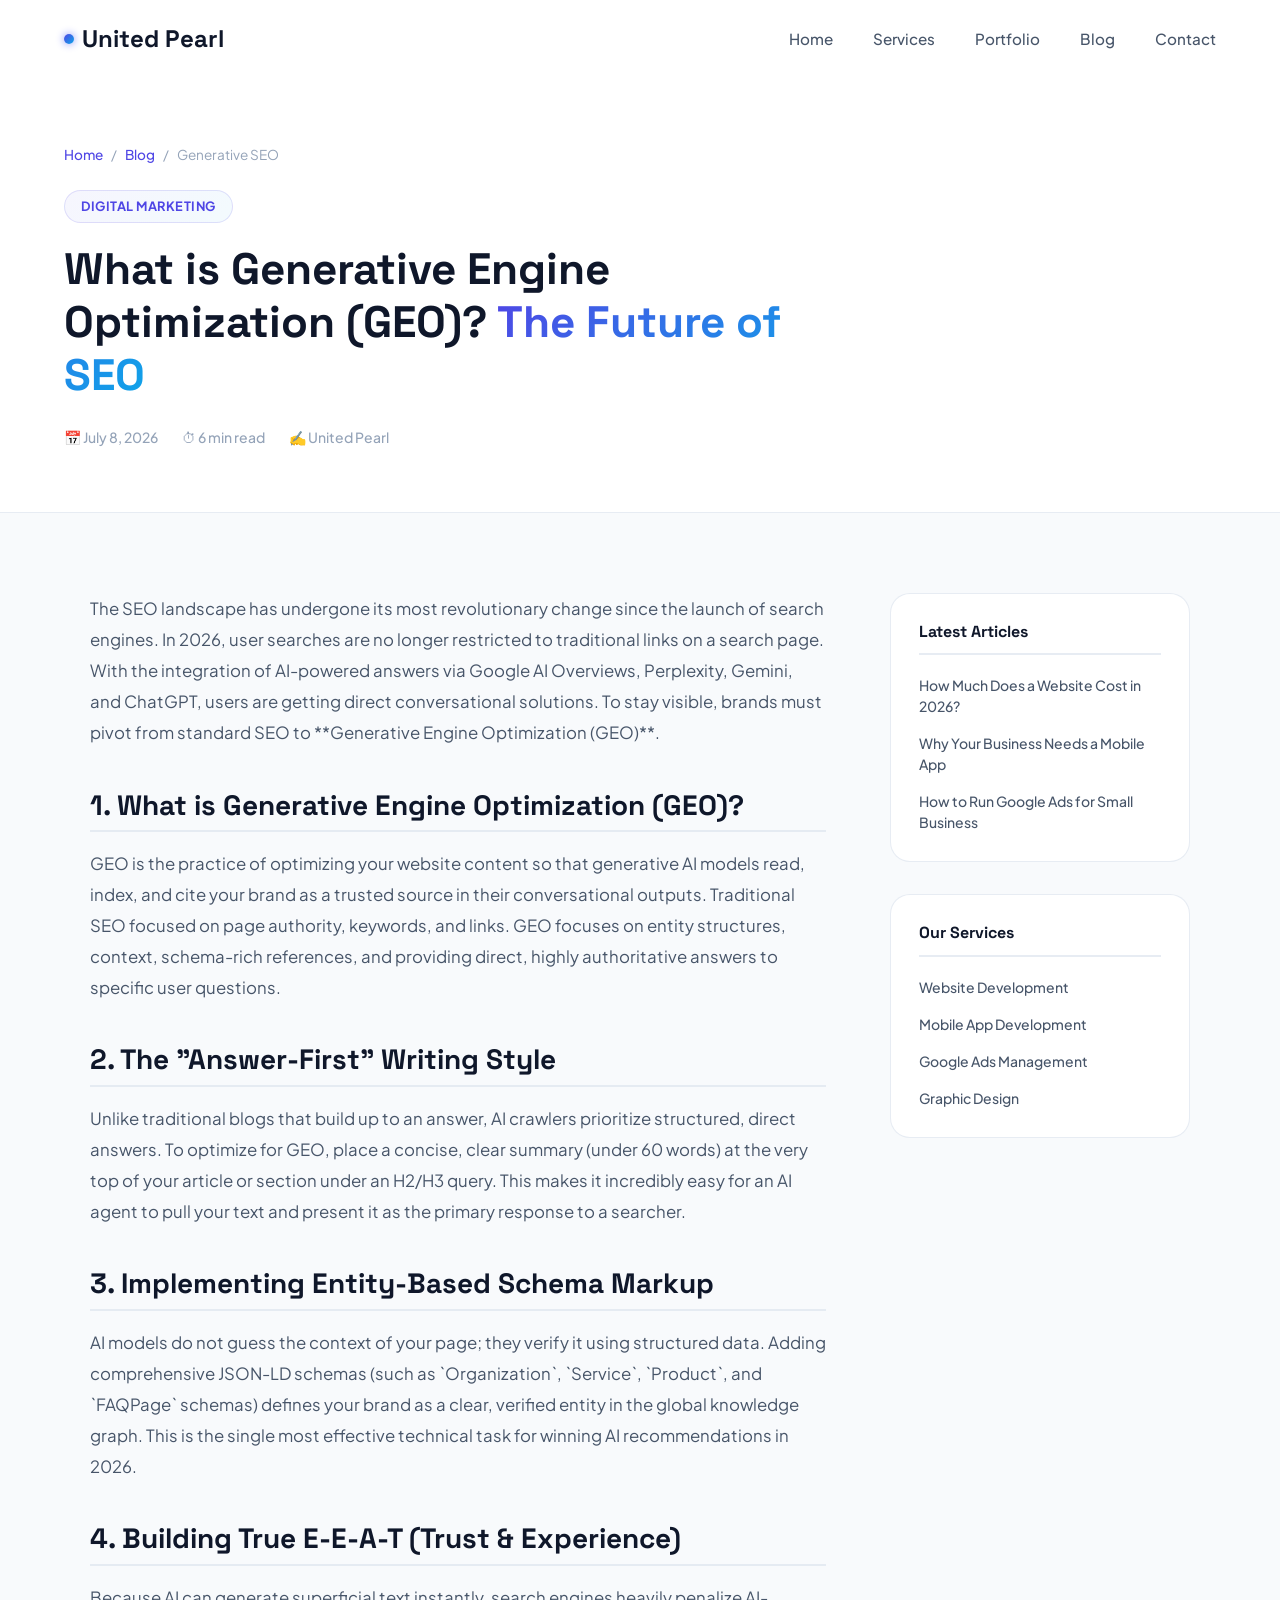
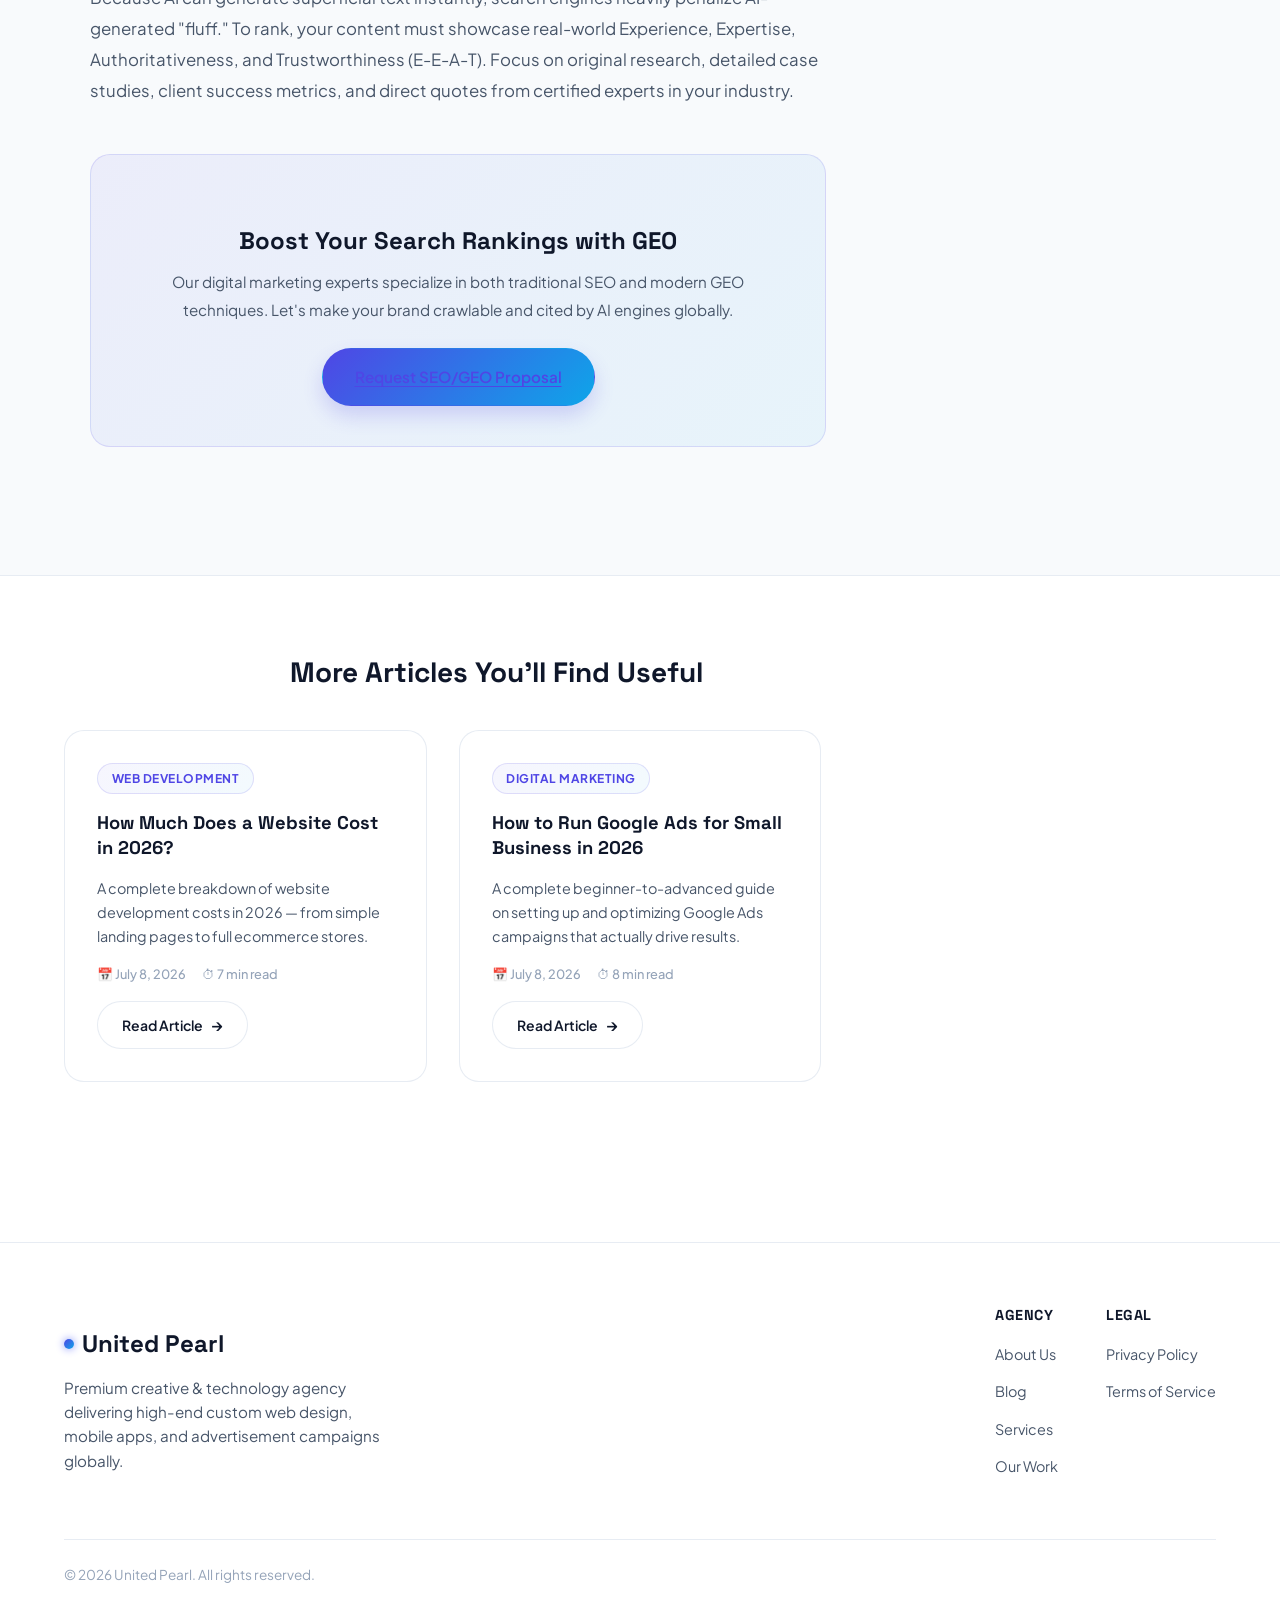
<file: blog/what-is-generative-engine-optimization-geo.html>
<!DOCTYPE html>
<html lang="en">
<head>
  <!-- Core Meta Tags -->
  <meta charset="UTF-8">
  <meta name="viewport" content="width=device-width, initial-scale=1.0">
  <meta name="robots" content="index, follow, max-snippet:-1, max-image-preview:large, max-video-preview:-1">
  <meta name="author" content="United Pearl">

  <!-- SEO Title & Description -->
  <title>What is Generative Engine Optimization (GEO) in 2026? | United Pearl Blog</title>
  <meta name="description" content="What is GEO? Discover the next generation of SEO, focusing on optimization for AI-powered search engines like Google AI Overviews, Gemini, and ChatGPT.">
  <meta name="keywords" content="generative engine optimization, what is GEO, SEO for AI search, AI overviews optimization, digital marketing trends 2026">

  <!-- Canonical URL -->
  <link rel="canonical" href="https://unitedpearl.in/blog/what-is-generative-engine-optimization-geo.html">

  <!-- Open Graph -->
  <meta property="og:type" content="article">
  <meta property="og:url" content="https://unitedpearl.in/blog/what-is-generative-engine-optimization-geo.html">
  <meta property="og:title" content="What is Generative Engine Optimization (GEO) in 2026?">
  <meta property="og:description" content="Learn how to optimize your website for AI search engines like ChatGPT, Gemini, and Google AI Overviews using GEO strategies.">
  <meta property="og:image" content="https://unitedpearl.in/assets/og-image.png">
  <meta property="og:site_name" content="United Pearl">
  <meta property="og:locale" content="en_US">
  <meta property="article:published_time" content="2026-07-08T00:00:00+05:30">
  <meta property="article:author" content="United Pearl">

  <!-- Twitter Card -->
  <meta name="twitter:card" content="summary_large_image">
  <meta name="twitter:site" content="@unitedpearl">
  <meta name="twitter:title" content="What is Generative Engine Optimization (GEO) in 2026?">
  <meta name="twitter:description" content="Master GEO: The new standard of SEO for AI search engines.">
  <meta name="twitter:image" content="https://unitedpearl.in/assets/og-image.png">

  <!-- JSON-LD Article Schema -->
  <script type="application/ld+json">
  {
    "@context": "https://schema.org",
    "@type": "Article",
    "@id": "https://unitedpearl.in/blog/what-is-generative-engine-optimization-geo.html",
    "headline": "What is Generative Engine Optimization (GEO) in 2026?",
    "description": "Learn how to optimize your website for AI search engines like ChatGPT, Gemini, and Google AI Overviews using GEO strategies.",
    "image": "https://unitedpearl.in/assets/og-image.png",
    "author": {
      "@type": "Organization",
      "name": "United Pearl",
      "url": "https://unitedpearl.in/"
    },
    "publisher": {
      "@type": "Organization",
      "name": "United Pearl",
      "logo": {
        "@type": "ImageObject",
        "url": "https://unitedpearl.in/assets/og-image.png"
      }
    },
    "datePublished": "2026-07-08",
    "dateModified": "2026-07-08",
    "mainEntityOfPage": {
      "@type": "WebPage",
      "@id": "https://unitedpearl.in/blog/what-is-generative-engine-optimization-geo.html"
    },
    "keywords": ["generative engine optimization", "GEO", "AI SEO", "google search 2026"],
    "articleSection": "Digital Marketing"
  }
  </script>

  <!-- CSS -->
  <link rel="stylesheet" href="../style.css">

  <!-- Favicon -->
  <link rel="icon" type="image/svg+xml" href="data:image/svg+xml,<svg xmlns=%22http://www.w3.org/2000/svg%22 viewBox=%220 0 100 100%22><circle cx=%2250%22 cy=%2250%22 r=%2240%22 fill=%22url(%23g)%22/><defs><linearGradient id=%22g%22 x1=%220%22 y1=%220%22 x2=%221%22 y2=%221%22><stop offset=%220%25%22 stop-color=%22%234f46e5%22/><stop offset=%22100%25%22 stop-color=%22%230ea5e9%22/></linearGradient></defs></svg>">

  <!-- Google AdSense -->
  <script async src="https://pagead2.googlesyndication.com/pagead/js/adsbygoogle.js?client=ca-pub-5391210910914867" crossorigin="anonymous"></script>
</head>
<body>

  <!-- Header -->
  <header id="header">
    <div class="container">
      <a href="../index.html" class="logo">
        <span class="logo-dot"></span>
        United Pearl
      </a>
      <nav id="nav-menu">
        <a href="../index.html" class="nav-link">Home</a>
        <a href="../index.html#services" class="nav-link">Services</a>
        <a href="../index.html#portfolio" class="nav-link">Portfolio</a>
        <a href="index.html" class="nav-link active">Blog</a>
        <a href="../index.html#contact" class="nav-link">Contact</a>
      </nav>
      <button class="mobile-nav-toggle" id="mobile-toggle" aria-label="Toggle Navigation">
        <span></span>
        <span></span>
        <span></span>
      </button>
    </div>
  </header>

  <!-- Blog Post Hero -->
  <section class="blog-post-hero">
    <div class="container">
      <!-- Breadcrumb -->
      <nav class="blog-post-breadcrumb" aria-label="Breadcrumb">
        <a href="../index.html">Home</a>
        <span class="sep">/</span>
        <a href="index.html">Blog</a>
        <span class="sep">/</span>
        <span>Generative SEO</span>
      </nav>

      <span class="blog-post-tag">Digital Marketing</span>
      <h1 class="blog-post-title">What is Generative Engine Optimization (GEO)? <span class="text-gradient">The Future of SEO</span></h1>

      <div class="blog-post-meta">
        <span>📅 July 8, 2026</span>
        <span>⏱ 6 min read</span>
        <span>✍️ United Pearl</span>
      </div>
    </div>
  </section>

  <!-- Blog Post Body -->
  <section class="blog-post-body">
    <div class="container">
      <div class="blog-post-layout">

        <!-- Main Article -->
        <article class="blog-post-content">
          <p>The SEO landscape has undergone its most revolutionary change since the launch of search engines. In 2026, user searches are no longer restricted to traditional links on a search page. With the integration of AI-powered answers via Google AI Overviews, Perplexity, Gemini, and ChatGPT, users are getting direct conversational solutions. To stay visible, brands must pivot from standard SEO to **Generative Engine Optimization (GEO)**.</p>

          <h2>1. What is Generative Engine Optimization (GEO)?</h2>
          <p>GEO is the practice of optimizing your website content so that generative AI models read, index, and cite your brand as a trusted source in their conversational outputs. Traditional SEO focused on page authority, keywords, and links. GEO focuses on entity structures, context, schema-rich references, and providing direct, highly authoritative answers to specific user questions.</p>

          <h2>2. The "Answer-First" Writing Style</h2>
          <p>Unlike traditional blogs that build up to an answer, AI crawlers prioritize structured, direct answers. To optimize for GEO, place a concise, clear summary (under 60 words) at the very top of your article or section under an H2/H3 query. This makes it incredibly easy for an AI agent to pull your text and present it as the primary response to a searcher.</p>

          <h2>3. Implementing Entity-Based Schema Markup</h2>
          <p>AI models do not guess the context of your page; they verify it using structured data. Adding comprehensive JSON-LD schemas (such as `Organization`, `Service`, `Product`, and `FAQPage` schemas) defines your brand as a clear, verified entity in the global knowledge graph. This is the single most effective technical task for winning AI recommendations in 2026.</p>

          <h2>4. Building True E-E-A-T (Trust & Experience)</h2>
          <p>Because AI can generate superficial text instantly, search engines heavily penalize AI-generated "fluff." To rank, your content must showcase real-world Experience, Expertise, Authoritativeness, and Trustworthiness (E-E-A-T). Focus on original research, detailed case studies, client success metrics, and direct quotes from certified experts in your industry.</p>

          <div class="blog-cta-box">
            <h3>Boost Your Search Rankings with GEO</h3>
            <p>Our digital marketing experts specialize in both traditional SEO and modern GEO techniques. Let's make your brand crawlable and cited by AI engines globally.</p>
            <a href="../index.html#contact" class="btn btn-primary">Request SEO/GEO Proposal</a>
          </div>

        </article>

        <!-- Sidebar -->
        <aside class="blog-sidebar">
          <div class="sidebar-widget">
            <h4>Latest Articles</h4>
            <ul class="sidebar-related-list">
              <li><a href="how-much-does-a-website-cost.html">How Much Does a Website Cost in 2026?</a></li>
              <li><a href="why-your-business-needs-a-mobile-app.html">Why Your Business Needs a Mobile App</a></li>
              <li><a href="how-to-run-google-ads-for-small-business.html">How to Run Google Ads for Small Business</a></li>
            </ul>
          </div>
          <div class="sidebar-widget">
            <h4>Our Services</h4>
            <ul class="sidebar-related-list">
              <li><a href="../index.html#services">Website Development</a></li>
              <li><a href="../index.html#services">Mobile App Development</a></li>
              <li><a href="../index.html#services">Google Ads Management</a></li>
              <li><a href="../index.html#services">Graphic Design</a></li>
            </ul>
          </div>
        </aside>

      </div>
    </div>
  </section>

  <!-- Related Posts Section -->
  <section class="blog-related">
    <div class="container">
      <div class="section-title-wrap">
        <h2 class="section-title">More Articles You'll Find Useful</h2>
      </div>
      <div class="blog-grid">
        <div class="blog-card">
          <span class="blog-card-tag">Web Development</span>
          <h3 class="blog-card-title">How Much Does a Website Cost in 2026?</h3>
          <p class="blog-card-excerpt">A complete breakdown of website development costs in 2026 — from simple landing pages to full ecommerce stores.</p>
          <div class="blog-card-meta">
            <span>📅 July 8, 2026</span>
            <span>⏱ 7 min read</span>
          </div>
          <a href="how-much-does-a-website-cost.html" class="blog-card-link">Read Article <span class="btn-icon">→</span></a>
        </div>
        <div class="blog-card">
          <span class="blog-card-tag">Digital Marketing</span>
          <h3 class="blog-card-title">How to Run Google Ads for Small Business in 2026</h3>
          <p class="blog-card-excerpt">A complete beginner-to-advanced guide on setting up and optimizing Google Ads campaigns that actually drive results.</p>
          <div class="blog-card-meta">
            <span>📅 July 8, 2026</span>
            <span>⏱ 8 min read</span>
          </div>
          <a href="how-to-run-google-ads-for-small-business.html" class="blog-card-link">Read Article <span class="btn-icon">→</span></a>
        </div>
      </div>
    </div>
  </section>

  <!-- Footer Section -->
  <footer>
    <div class="container">
      <div class="footer-top">
        <div class="footer-brand">
          <a href="../index.html" class="logo">
            <span class="logo-dot"></span>
            United Pearl
          </a>
          <p class="footer-tagline">Premium creative &amp; technology agency delivering high-end custom web design, mobile apps, and advertisement campaigns globally.</p>
        </div>
        <div class="footer-links">
          <div class="footer-link-group">
            <h4>Agency</h4>
            <ul>
              <li><a href="../about.html">About Us</a></li>
              <li><a href="index.html">Blog</a></li>
              <li><a href="../index.html#services">Services</a></li>
              <li><a href="../index.html#portfolio">Our Work</a></li>
            </ul>
          </div>
          <div class="footer-link-group">
            <h4>Legal</h4>
            <ul>
              <li><a href="../privacy-policy.html">Privacy Policy</a></li>
              <li><a href="../terms-of-service.html">Terms of Service</a></li>
            </ul>
          </div>
        </div>
      </div>
      <div class="footer-bottom" style="margin-top: 3rem; padding-top: 1.5rem; border-top: 1px solid var(--border-color);">
        <p>&copy; 2026 United Pearl. All rights reserved.</p>
      </div>
    </div>
  </footer>

  <!-- JS -->
  <script src="../script.js"></script>
</body>
</html>
</file>
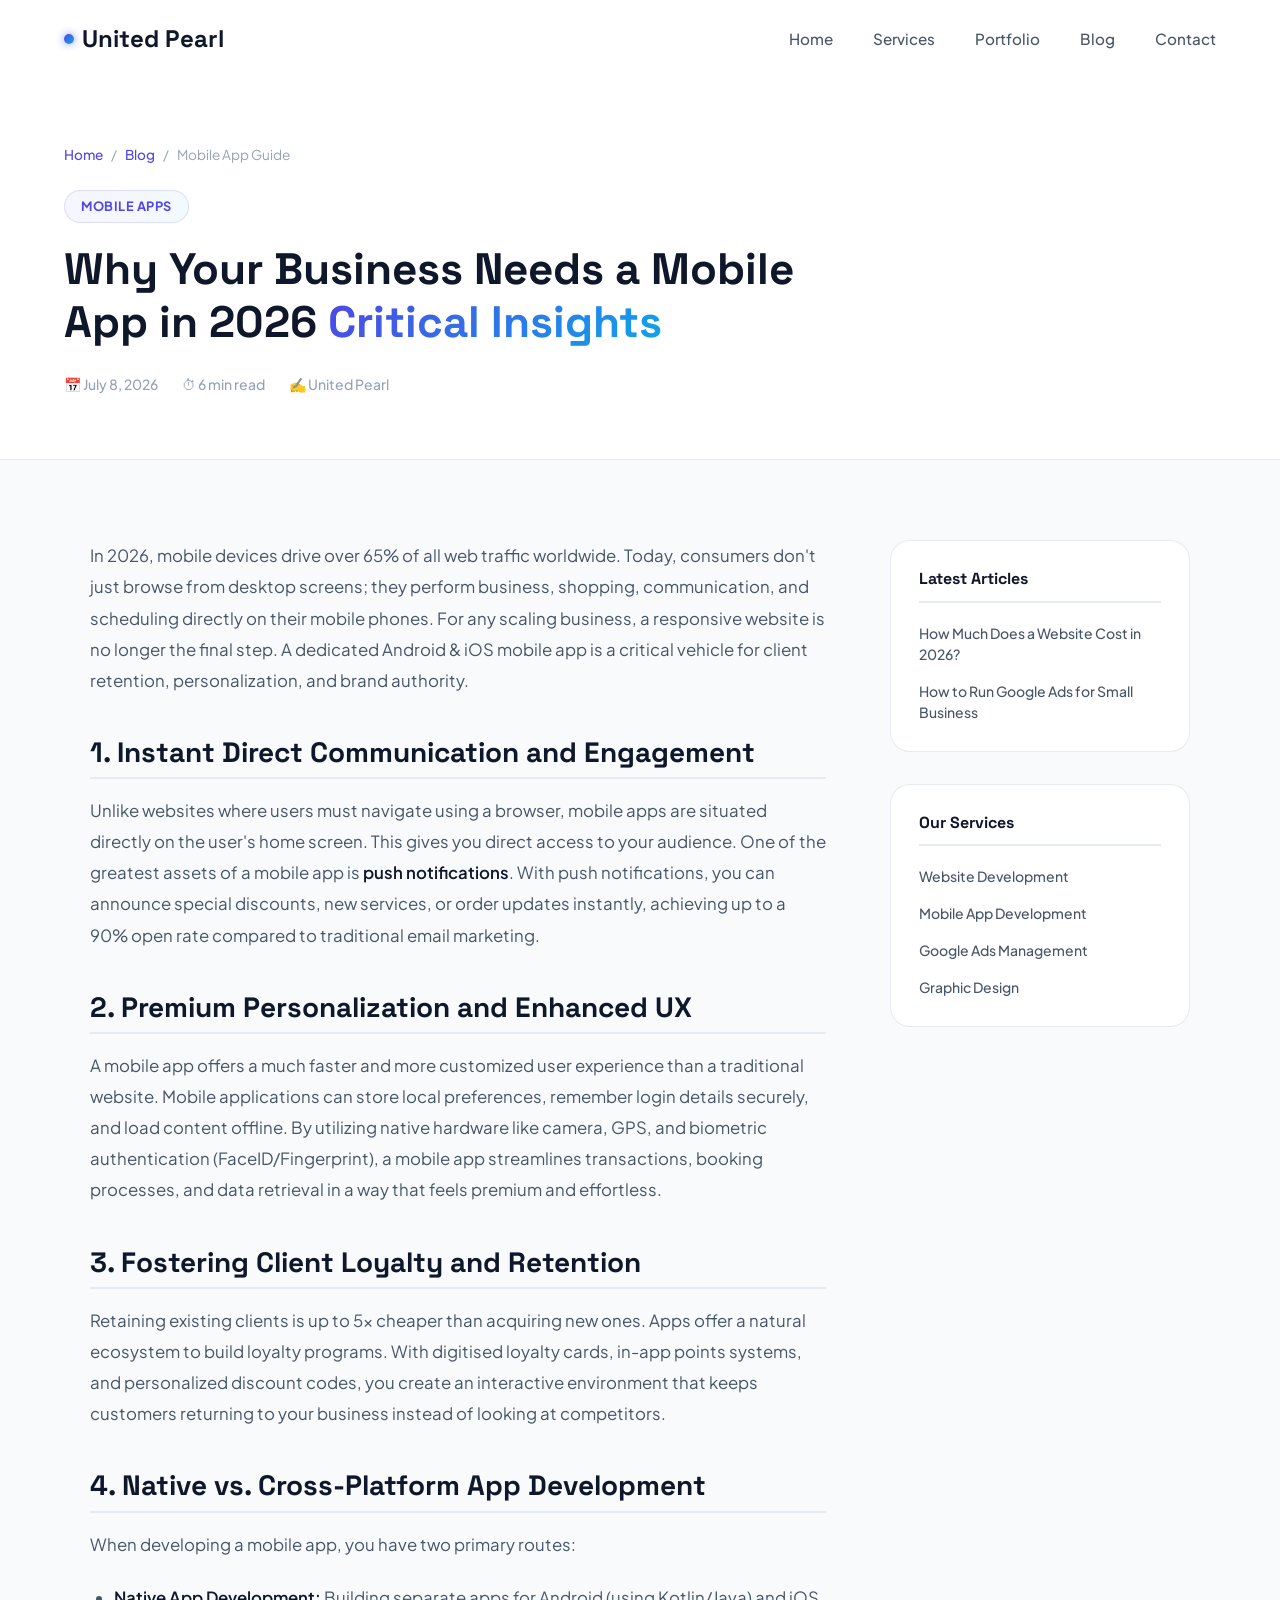
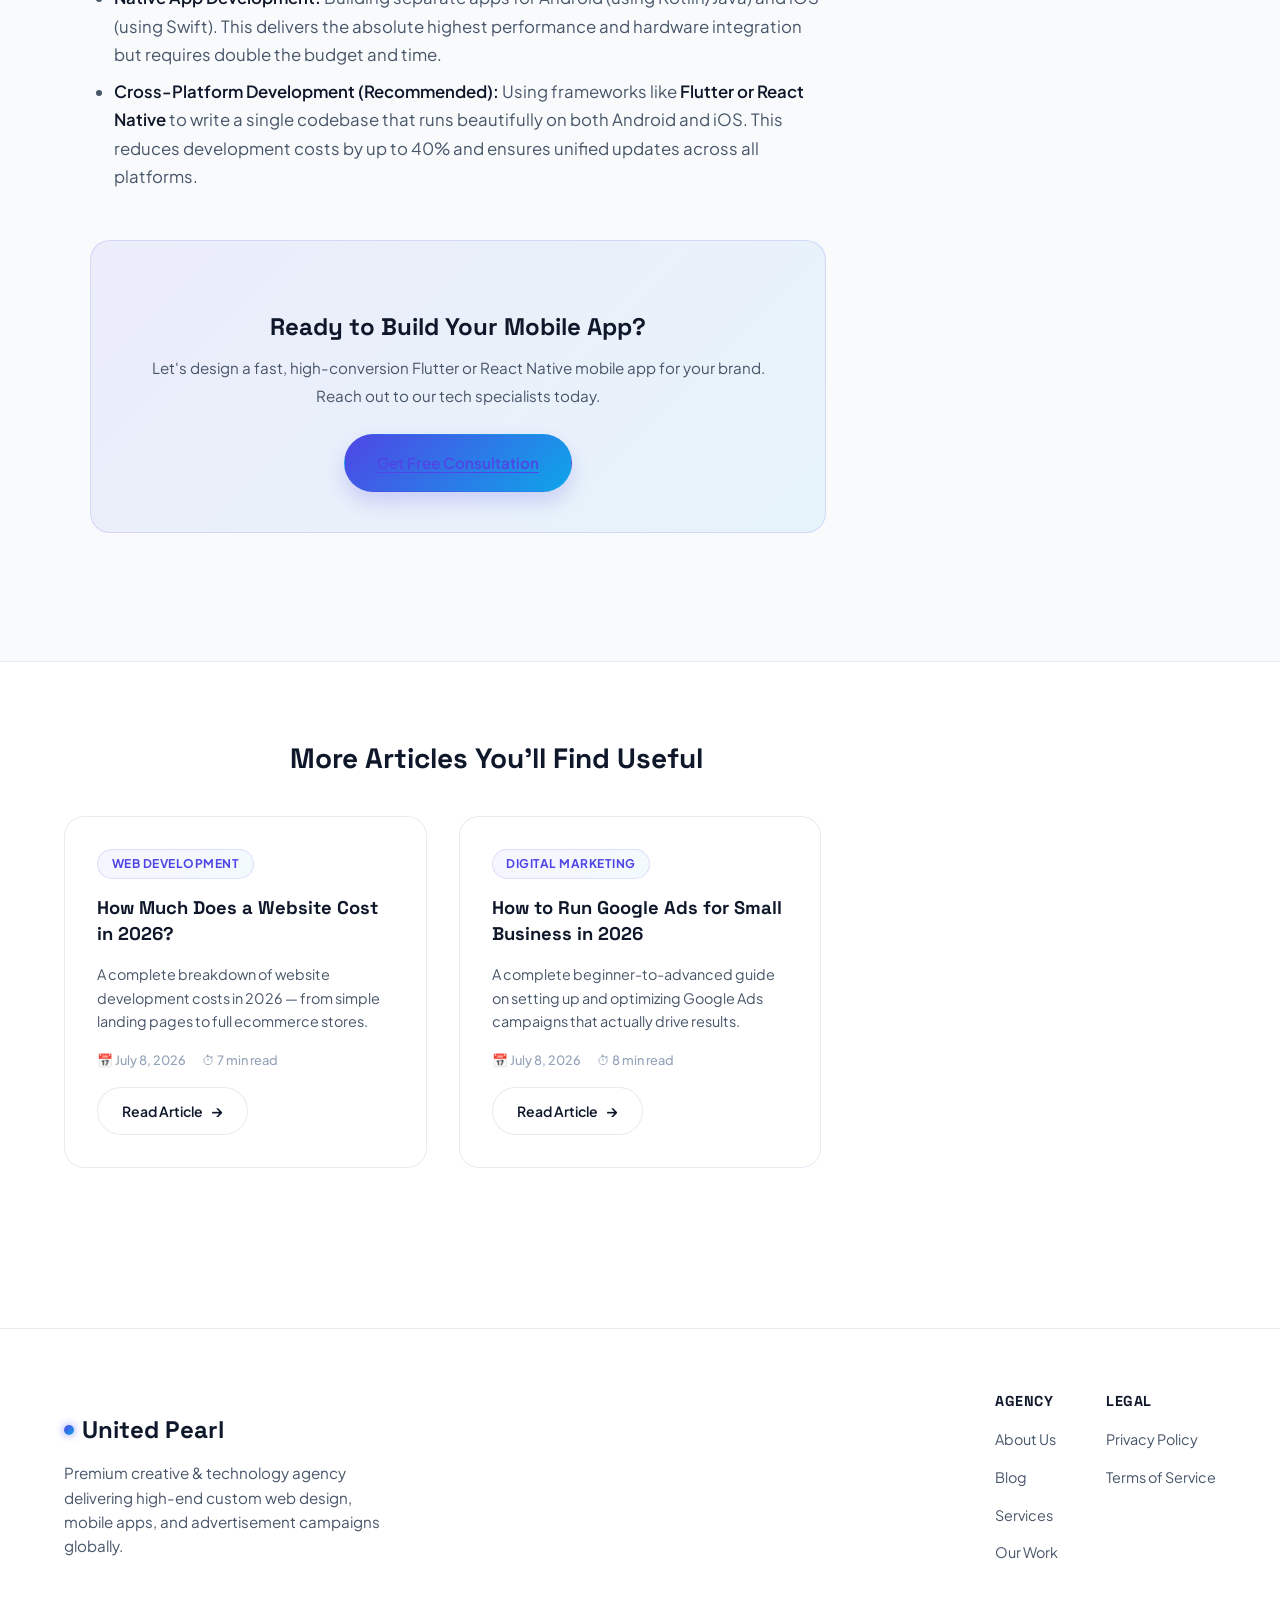
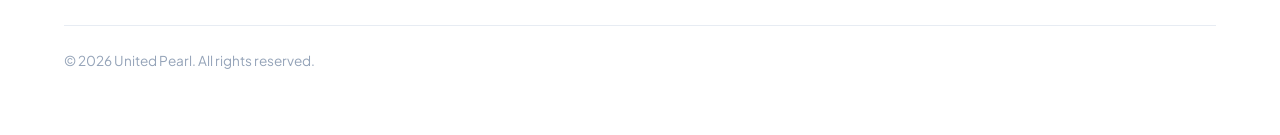
<file: blog/why-your-business-needs-a-mobile-app.html>
<!DOCTYPE html>
<html lang="en">
<head>
  <!-- Core Meta Tags -->
  <meta charset="UTF-8">
  <meta name="viewport" content="width=device-width, initial-scale=1.0">
  <meta name="robots" content="index, follow, max-snippet:-1, max-image-preview:large, max-video-preview:-1">
  <meta name="author" content="United Pearl">

  <!-- SEO Title & Description -->
  <title>Why Your Business Needs a Mobile App in 2026 | United Pearl Blog</title>
  <meta name="description" content="Mobile usage has crossed 65% of all web traffic. Find out why a mobile app is critical for client retention, personalization, and brand authority in 2026.">
  <meta name="keywords" content="why business needs mobile app, mobile app benefits, custom app development, native vs cross-platform apps, mobile business strategy">

  <!-- Canonical URL -->
  <link rel="canonical" href="https://unitedpearl.in/blog/why-your-business-needs-a-mobile-app.html">

  <!-- Open Graph -->
  <meta property="og:type" content="article">
  <meta property="og:url" content="https://unitedpearl.in/blog/why-your-business-needs-a-mobile-app.html">
  <meta property="og:title" content="Why Your Business Needs a Mobile App in 2026">
  <meta property="og:description" content="Discover why a dedicated Android & iOS mobile app is crucial to growing your brand authority and retaining customers in 2026.">
  <meta property="og:image" content="https://unitedpearl.in/assets/og-image.png">
  <meta property="og:site_name" content="United Pearl">
  <meta property="og:locale" content="en_US">
  <meta property="article:published_time" content="2026-07-08T00:00:00+05:30">
  <meta property="article:author" content="United Pearl">

  <!-- Twitter Card -->
  <meta name="twitter:card" content="summary_large_image">
  <meta name="twitter:site" content="@unitedpearl">
  <meta name="twitter:title" content="Why Your Business Needs a Mobile App in 2026">
  <meta name="twitter:description" content="Discover why a dedicated mobile app is crucial for your business growth.">
  <meta name="twitter:image" content="https://unitedpearl.in/assets/og-image.png">

  <!-- JSON-LD Article Schema -->
  <script type="application/ld+json">
  {
    "@context": "https://schema.org",
    "@type": "Article",
    "@id": "https://unitedpearl.in/blog/why-your-business-needs-a-mobile-app.html",
    "headline": "Why Your Business Needs a Mobile App in 2026",
    "description": "Discover why a dedicated mobile app is crucial to growing your brand authority and retaining customers in 2026.",
    "image": "https://unitedpearl.in/assets/og-image.png",
    "author": {
      "@type": "Organization",
      "name": "United Pearl",
      "url": "https://unitedpearl.in/"
    },
    "publisher": {
      "@type": "Organization",
      "name": "United Pearl",
      "logo": {
        "@type": "ImageObject",
        "url": "https://unitedpearl.in/assets/og-image.png"
      }
    },
    "datePublished": "2026-07-08",
    "dateModified": "2026-07-08",
    "mainEntityOfPage": {
      "@type": "WebPage",
      "@id": "https://unitedpearl.in/blog/why-your-business-needs-a-mobile-app.html"
    },
    "keywords": ["why business needs mobile app", "mobile app development", "app benefits", "cross-platform development"],
    "articleSection": "App Development"
  }
  </script>

  <!-- CSS -->
  <link rel="stylesheet" href="../style.css">

  <!-- Favicon -->
  <link rel="icon" type="image/svg+xml" href="data:image/svg+xml,<svg xmlns=%22http://www.w3.org/2000/svg%22 viewBox=%220 0 100 100%22><circle cx=%2250%22 cy=%2250%22 r=%2240%22 fill=%22url(%23g)%22/><defs><linearGradient id=%22g%22 x1=%220%22 y1=%220%22 x2=%221%22 y2=%221%22><stop offset=%220%25%22 stop-color=%22%234f46e5%22/><stop offset=%22100%25%22 stop-color=%22%230ea5e9%22/></linearGradient></defs></svg>">

  <!-- Google AdSense -->
  <script async src="https://pagead2.googlesyndication.com/pagead/js/adsbygoogle.js?client=ca-pub-5391210910914867" crossorigin="anonymous"></script>
</head>
<body>

  <!-- Header -->
  <header id="header">
    <div class="container">
      <a href="../index.html" class="logo">
        <span class="logo-dot"></span>
        United Pearl
      </a>
      <nav id="nav-menu">
        <a href="../index.html" class="nav-link">Home</a>
        <a href="../index.html#services" class="nav-link">Services</a>
        <a href="../index.html#portfolio" class="nav-link">Portfolio</a>
        <a href="index.html" class="nav-link active">Blog</a>
        <a href="../index.html#contact" class="nav-link">Contact</a>
      </nav>
      <button class="mobile-nav-toggle" id="mobile-toggle" aria-label="Toggle Navigation">
        <span></span>
        <span></span>
        <span></span>
      </button>
    </div>
  </header>

  <!-- Blog Post Hero -->
  <section class="blog-post-hero">
    <div class="container">
      <!-- Breadcrumb -->
      <nav class="blog-post-breadcrumb" aria-label="Breadcrumb">
        <a href="../index.html">Home</a>
        <span class="sep">/</span>
        <a href="index.html">Blog</a>
        <span class="sep">/</span>
        <span>Mobile App Guide</span>
      </nav>

      <span class="blog-post-tag">Mobile Apps</span>
      <h1 class="blog-post-title">Why Your Business Needs a Mobile App in 2026 <span class="text-gradient">Critical Insights</span></h1>

      <div class="blog-post-meta">
        <span>📅 July 8, 2026</span>
        <span>⏱ 6 min read</span>
        <span>✍️ United Pearl</span>
      </div>
    </div>
  </section>

  <!-- Blog Post Body -->
  <section class="blog-post-body">
    <div class="container">
      <div class="blog-post-layout">

        <!-- Main Article -->
        <article class="blog-post-content">
          <p>In 2026, mobile devices drive over 65% of all web traffic worldwide. Today, consumers don't just browse from desktop screens; they perform business, shopping, communication, and scheduling directly on their mobile phones. For any scaling business, a responsive website is no longer the final step. A dedicated Android & iOS mobile app is a critical vehicle for client retention, personalization, and brand authority.</p>

          <h2>1. Instant Direct Communication and Engagement</h2>
          <p>Unlike websites where users must navigate using a browser, mobile apps are situated directly on the user's home screen. This gives you direct access to your audience. One of the greatest assets of a mobile app is <strong>push notifications</strong>. With push notifications, you can announce special discounts, new services, or order updates instantly, achieving up to a 90% open rate compared to traditional email marketing.</p>

          <h2>2. Premium Personalization and Enhanced UX</h2>
          <p>A mobile app offers a much faster and more customized user experience than a traditional website. Mobile applications can store local preferences, remember login details securely, and load content offline. By utilizing native hardware like camera, GPS, and biometric authentication (FaceID/Fingerprint), a mobile app streamlines transactions, booking processes, and data retrieval in a way that feels premium and effortless.</p>

          <h2>3. Fostering Client Loyalty and Retention</h2>
          <p>Retaining existing clients is up to 5x cheaper than acquiring new ones. Apps offer a natural ecosystem to build loyalty programs. With digitised loyalty cards, in-app points systems, and personalized discount codes, you create an interactive environment that keeps customers returning to your business instead of looking at competitors.</p>

          <h2>4. Native vs. Cross-Platform App Development</h2>
          <p>When developing a mobile app, you have two primary routes:</p>
          <ul>
            <li><strong>Native App Development:</strong> Building separate apps for Android (using Kotlin/Java) and iOS (using Swift). This delivers the absolute highest performance and hardware integration but requires double the budget and time.</li>
            <li><strong>Cross-Platform Development (Recommended):</strong> Using frameworks like <strong>Flutter or React Native</strong> to write a single codebase that runs beautifully on both Android and iOS. This reduces development costs by up to 40% and ensures unified updates across all platforms.</li>
          </ul>

          <div class="blog-cta-box">
            <h3>Ready to Build Your Mobile App?</h3>
            <p>Let's design a fast, high-conversion Flutter or React Native mobile app for your brand. Reach out to our tech specialists today.</p>
            <a href="../index.html#contact" class="btn btn-primary">Get Free Consultation</a>
          </div>

        </article>

        <!-- Sidebar -->
        <aside class="blog-sidebar">
          <div class="sidebar-widget">
            <h4>Latest Articles</h4>
            <ul class="sidebar-related-list">
              <li><a href="how-much-does-a-website-cost.html">How Much Does a Website Cost in 2026?</a></li>
              <li><a href="how-to-run-google-ads-for-small-business.html">How to Run Google Ads for Small Business</a></li>
            </ul>
          </div>
          <div class="sidebar-widget">
            <h4>Our Services</h4>
            <ul class="sidebar-related-list">
              <li><a href="../index.html#services">Website Development</a></li>
              <li><a href="../index.html#services">Mobile App Development</a></li>
              <li><a href="../index.html#services">Google Ads Management</a></li>
              <li><a href="../index.html#services">Graphic Design</a></li>
            </ul>
          </div>
        </aside>

      </div>
    </div>
  </section>

  <!-- Related Posts Section -->
  <section class="blog-related">
    <div class="container">
      <div class="section-title-wrap">
        <h2 class="section-title">More Articles You'll Find Useful</h2>
      </div>
      <div class="blog-grid">
        <div class="blog-card">
          <span class="blog-card-tag">Web Development</span>
          <h3 class="blog-card-title">How Much Does a Website Cost in 2026?</h3>
          <p class="blog-card-excerpt">A complete breakdown of website development costs in 2026 — from simple landing pages to full ecommerce stores.</p>
          <div class="blog-card-meta">
            <span>📅 July 8, 2026</span>
            <span>⏱ 7 min read</span>
          </div>
          <a href="how-much-does-a-website-cost.html" class="blog-card-link">Read Article <span class="btn-icon">→</span></a>
        </div>
        <div class="blog-card">
          <span class="blog-card-tag">Digital Marketing</span>
          <h3 class="blog-card-title">How to Run Google Ads for Small Business in 2026</h3>
          <p class="blog-card-excerpt">A complete beginner-to-advanced guide on setting up and optimizing Google Ads campaigns that actually drive results.</p>
          <div class="blog-card-meta">
            <span>📅 July 8, 2026</span>
            <span>⏱ 8 min read</span>
          </div>
          <a href="how-to-run-google-ads-for-small-business.html" class="blog-card-link">Read Article <span class="btn-icon">→</span></a>
        </div>
      </div>
    </div>
  </section>

  <!-- Footer Section -->
  <footer>
    <div class="container">
      <div class="footer-top">
        <div class="footer-brand">
          <a href="../index.html" class="logo">
            <span class="logo-dot"></span>
            United Pearl
          </a>
          <p class="footer-tagline">Premium creative &amp; technology agency delivering high-end custom web design, mobile apps, and advertisement campaigns globally.</p>
        </div>
        <div class="footer-links">
          <div class="footer-link-group">
            <h4>Agency</h4>
            <ul>
              <li><a href="../about.html">About Us</a></li>
              <li><a href="index.html">Blog</a></li>
              <li><a href="../index.html#services">Services</a></li>
              <li><a href="../index.html#portfolio">Our Work</a></li>
            </ul>
          </div>
          <div class="footer-link-group">
            <h4>Legal</h4>
            <ul>
              <li><a href="../privacy-policy.html">Privacy Policy</a></li>
              <li><a href="../terms-of-service.html">Terms of Service</a></li>
            </ul>
          </div>
        </div>
      </div>
      <div class="footer-bottom" style="margin-top: 3rem; padding-top: 1.5rem; border-top: 1px solid var(--border-color);">
        <p>&copy; 2026 United Pearl. All rights reserved.</p>
      </div>
    </div>
  </footer>

  <!-- JS -->
  <script src="../script.js"></script>
</body>
</html>
</file>
<file: style.css>
/* style.css - Premium Light/White Theme Design System for United Pearl */

@import url('https://fonts.googleapis.com/css2?family=Plus+Jakarta+Sans:wght@300;400;500;600;700;800&family=Space+Grotesk:wght@400;500;600;700&display=swap');

:root {
  /* Colors */
  --bg-primary: #f8fafc;
  --bg-secondary: #ffffff;
  --text-primary: #0f172a;
  --text-secondary: #475569;
  --text-muted: #94a3b8;
  
  --primary: #4f46e5;       /* Indigo */
  --primary-light: #818cf8; /* Light Indigo */
  --secondary: #0ea5e9;     /* Cyber Cyan */
  --accent: #f43f5e;        /* Rose accent */
  
  --gradient-main: linear-gradient(135deg, var(--primary) 0%, var(--secondary) 100%);
  --gradient-hover: linear-gradient(135deg, #4338ca 0%, #0284c7 100%);
  --gradient-soft: linear-gradient(135deg, rgba(79, 70, 229, 0.05) 0%, rgba(14, 165, 233, 0.05) 100%);
  
  --border-color: rgba(226, 232, 240, 0.8);
  --border-glow: rgba(79, 70, 229, 0.15);
  
  /* Shadows */
  --shadow-sm: 0 2px 4px rgba(15, 23, 42, 0.03);
  --shadow-md: 0 10px 25px -5px rgba(15, 23, 42, 0.05), 0 8px 10px -6px rgba(15, 23, 42, 0.05);
  --shadow-lg: 0 20px 40px -10px rgba(15, 23, 42, 0.08), 0 10px 15px -3px rgba(15, 23, 42, 0.04);
  --shadow-glow: 0 0 25px rgba(79, 70, 229, 0.15);
  
  /* Transitions */
  --transition-fast: 0.2s cubic-bezier(0.4, 0, 0.2, 1);
  --transition-normal: 0.3s cubic-bezier(0.4, 0, 0.2, 1);
  --transition-slow: 0.5s cubic-bezier(0.4, 0, 0.2, 1);
  
  /* Font Families */
  --font-heading: 'Space Grotesk', sans-serif;
  --font-body: 'Plus Jakarta Sans', sans-serif;
}

/* Base resets & styles */
* {
  margin: 0;
  padding: 0;
  box-sizing: border-box;
  outline: none;
}

html {
  scroll-behavior: smooth;
  font-size: 16px;
  background-color: var(--bg-primary);
  color: var(--text-primary);
}

body {
  font-family: var(--font-body);
  line-height: 1.6;
  overflow-x: hidden;
}

/* Typography styling */
h1, h2, h3, h4, h5, h6 {
  font-family: var(--font-heading);
  font-weight: 700;
  color: var(--text-primary);
  line-height: 1.2;
}

p {
  color: var(--text-secondary);
}

a {
  text-decoration: none;
  color: inherit;
  transition: var(--transition-fast);
}

img {
  max-width: 100%;
  height: auto;
  display: block;
}

/* Global Container */
.container {
  width: 100%;
  max-width: 1200px;
  margin: 0 auto;
  padding: 0 1.5rem;
}

/* Scrollbar customization */
::-webkit-scrollbar {
  width: 10px;
}
::-webkit-scrollbar-track {
  background: var(--bg-primary);
}
::-webkit-scrollbar-thumb {
  background: #cbd5e1;
  border-radius: 5px;
  border: 2px solid var(--bg-primary);
}
::-webkit-scrollbar-thumb:hover {
  background: var(--text-muted);
}

/* Common Buttons & Elements */
.btn {
  display: inline-flex;
  align-items: center;
  justify-content: center;
  padding: 0.875rem 2rem;
  border-radius: 30px;
  font-weight: 600;
  font-family: var(--font-body);
  font-size: 0.95rem;
  transition: all var(--transition-normal);
  cursor: pointer;
  border: 1px solid transparent;
}

.btn-primary {
  background: var(--gradient-main);
  color: #ffffff;
  box-shadow: 0 10px 20px rgba(79, 70, 229, 0.2);
}

.btn-primary:hover {
  background: var(--gradient-hover);
  transform: translateY(-2px);
  box-shadow: 0 15px 25px rgba(79, 70, 229, 0.3);
}

.btn-secondary {
  background: var(--bg-secondary);
  color: var(--text-primary);
  border: 1px solid var(--border-color);
}

.btn-secondary:hover {
  border-color: var(--primary-light);
  transform: translateY(-2px);
  box-shadow: var(--shadow-sm);
}

.btn-icon {
  margin-left: 0.5rem;
  font-size: 1.1rem;
  transition: transform var(--transition-fast);
}

.btn:hover .btn-icon {
  transform: translateX(4px);
}

.section-tag {
  display: inline-block;
  padding: 0.5rem 1.25rem;
  background: var(--gradient-soft);
  border: 1px solid var(--border-glow);
  color: var(--primary);
  border-radius: 20px;
  font-size: 0.85rem;
  font-weight: 700;
  text-transform: uppercase;
  letter-spacing: 1px;
  margin-bottom: 1.25rem;
}

.section-title-wrap {
  text-align: center;
  max-width: 700px;
  margin: 0 auto 4rem auto;
}

.section-title {
  font-size: 2.5rem;
  margin-bottom: 1rem;
}

.text-gradient {
  background: var(--gradient-main);
  -webkit-background-clip: text;
  -webkit-text-fill-color: transparent;
  background-clip: text;
}

/* Header & Navigation */
header {
  position: fixed;
  top: 0;
  left: 0;
  width: 100%;
  z-index: 1000;
  padding: 1.25rem 0;
  transition: all var(--transition-normal);
}

header.scrolled {
  padding: 0.8rem 0;
  background: rgba(255, 255, 255, 0.8);
  backdrop-filter: blur(16px);
  -webkit-backdrop-filter: blur(16px);
  border-bottom: 1px solid var(--border-color);
  box-shadow: var(--shadow-sm);
}

header .container {
  display: flex;
  align-items: center;
  justify-content: space-between;
}

.logo {
  display: flex;
  align-items: center;
  gap: 0.5rem;
  font-family: var(--font-heading);
  font-size: 1.5rem;
  font-weight: 700;
  color: var(--text-primary);
}

.logo-dot {
  width: 10px;
  height: 10px;
  background: var(--gradient-main);
  border-radius: 50%;
  display: inline-block;
  box-shadow: 0 0 8px var(--primary-light);
}

nav {
  display: flex;
  align-items: center;
  gap: 2.5rem;
}

.nav-link {
  font-weight: 500;
  color: var(--text-secondary);
  font-size: 0.95rem;
  position: relative;
  padding: 0.25rem 0;
}

.nav-link:hover, .nav-link.active {
  color: var(--primary);
}

.nav-link::after {
  content: '';
  position: absolute;
  bottom: 0;
  left: 0;
  width: 0;
  height: 2px;
  background: var(--gradient-main);
  transition: width var(--transition-normal);
}

.nav-link:hover::after, .nav-link.active::after {
  width: 100%;
}

.mobile-nav-toggle {
  display: none;
  background: none;
  border: none;
  cursor: pointer;
  padding: 0.5rem;
  z-index: 1001;
}

.mobile-nav-toggle span {
  display: block;
  width: 25px;
  height: 2px;
  background-color: var(--text-primary);
  margin: 5px 0;
  transition: all var(--transition-normal);
}

/* Hero Section */
.hero {
  padding: 10rem 0 7rem 0;
  background: radial-gradient(circle at 50% 50%, rgba(14, 165, 233, 0.08) 0%, transparent 50%),
              radial-gradient(circle at 10% 20%, rgba(79, 70, 229, 0.04) 0%, transparent 40%);
  position: relative;
}

.hero-content-center {
  text-align: center;
  max-width: 820px;
  margin: 0 auto;
  display: flex;
  flex-direction: column;
  align-items: center;
}

.hero-content-center .hero-cta {
  justify-content: center;
}

.hero-title {
  font-size: 3.75rem;
  line-height: 1.15;
  margin-bottom: 1.5rem;
  font-weight: 800;
}

.hero-description {
  font-size: 1.15rem;
  color: var(--text-secondary);
  margin-bottom: 2.5rem;
  line-height: 1.7;
}

.hero-cta {
  display: flex;
  gap: 1rem;
}

.hero-visual {
  position: relative;
  display: flex;
  justify-content: center;
  align-items: center;
}

.hero-image-wrapper {
  position: relative;
  width: 100%;
  max-width: 480px;
  border-radius: 2rem;
  overflow: hidden;
  box-shadow: var(--shadow-lg);
  border: 4px solid var(--bg-secondary);
  transform: perspective(1000px) rotateY(-5deg) rotateX(5deg);
  transition: transform var(--transition-slow);
}

.hero-image-wrapper:hover {
  transform: perspective(1000px) rotateY(0deg) rotateX(0deg);
}

.floating-card {
  position: absolute;
  background: rgba(255, 255, 255, 0.85);
  backdrop-filter: blur(12px);
  -webkit-backdrop-filter: blur(12px);
  border: 1px solid var(--border-color);
  border-radius: 1rem;
  padding: 1rem 1.5rem;
  display: flex;
  align-items: center;
  gap: 1rem;
  box-shadow: var(--shadow-md);
  animation: float 4s ease-in-out infinite;
}

.floating-card-1 {
  top: 10%;
  left: -8%;
  animation-delay: 0s;
}

.floating-card-2 {
  bottom: 15%;
  right: -5%;
  animation-delay: 2s;
}

.float-icon {
  font-size: 1.5rem;
  background: var(--gradient-soft);
  color: var(--primary);
  width: 40px;
  height: 40px;
  border-radius: 50%;
  display: flex;
  align-items: center;
  justify-content: center;
}

.float-info h4 {
  font-size: 0.95rem;
  margin-bottom: 0.1rem;
}

.float-info p {
  font-size: 0.75rem;
  font-weight: 600;
  color: var(--primary);
}

@keyframes float {
  0%, 100% {
    transform: translateY(0px);
  }
  50% {
    transform: translateY(-12px);
  }
}

/* Services Section */
.services {
  padding: 7rem 0;
  background: var(--bg-secondary);
  position: relative;
}

.services-grid {
  display: grid;
  grid-template-columns: repeat(auto-fit, minmax(320px, 1fr));
  gap: 2rem;
}

.service-card {
  background: rgba(255, 255, 255, 0.6);
  border: 1px solid rgba(255, 255, 255, 0.5);
  border-radius: 1.5rem;
  padding: 2.5rem;
  transition: all 0.4s cubic-bezier(0.23, 1, 0.32, 1);
  position: relative;
  overflow: hidden;
  display: flex;
  flex-direction: column;
  backdrop-filter: blur(4px);
  -webkit-backdrop-filter: blur(4px);
}

/* Shimmer highlight layer */
.service-card::before {
  content: '';
  position: absolute;
  top: 0;
  left: -75%;
  width: 50%;
  height: 100%;
  background: linear-gradient(
    120deg,
    transparent 0%,
    rgba(255, 255, 255, 0) 30%,
    rgba(255, 255, 255, 0.55) 50%,
    rgba(255, 255, 255, 0) 70%,
    transparent 100%
  );
  transition: left 0.65s cubic-bezier(0.23, 1, 0.32, 1);
  pointer-events: none;
  z-index: 1;
}

/* Subtle inner gradient glow */
.service-card::after {
  content: '';
  position: absolute;
  inset: 0;
  border-radius: 1.5rem;
  background: linear-gradient(
    135deg,
    rgba(79, 70, 229, 0.07) 0%,
    rgba(14, 165, 233, 0.05) 50%,
    rgba(255, 255, 255, 0.1) 100%
  );
  opacity: 0;
  transition: opacity 0.4s ease;
  pointer-events: none;
  z-index: 0;
}

.service-card:hover {
  transform: translateY(-10px) scale(1.015);
  background: rgba(255, 255, 255, 0.82);
  border-color: rgba(255, 255, 255, 0.9);
  box-shadow:
    0 8px 32px rgba(79, 70, 229, 0.12),
    0 2px 8px rgba(14, 165, 233, 0.08),
    inset 0 1px 0 rgba(255, 255, 255, 0.9),
    inset 0 -1px 0 rgba(255, 255, 255, 0.4);
  backdrop-filter: blur(20px);
  -webkit-backdrop-filter: blur(20px);
}

.service-card:hover::before {
  left: 125%;
}

.service-card:hover::after {
  opacity: 1;
}

.service-card > * {
  position: relative;
  z-index: 2;
}

.service-icon {
  width: 60px;
  height: 60px;
  border-radius: 16px;
  background: rgba(255, 255, 255, 0.7);
  border: 1px solid rgba(255, 255, 255, 0.6);
  display: flex;
  align-items: center;
  justify-content: center;
  margin-bottom: 1.5rem;
  transition: all 0.4s cubic-bezier(0.23, 1, 0.32, 1);
  color: var(--primary);
  backdrop-filter: blur(8px);
  -webkit-backdrop-filter: blur(8px);
  box-shadow: 0 4px 12px rgba(79, 70, 229, 0.08), inset 0 1px 0 rgba(255,255,255,0.8);
}

.service-card:hover .service-icon {
  background: var(--gradient-main);
  color: #ffffff;
  border-color: transparent;
  box-shadow: 0 8px 20px rgba(79, 70, 229, 0.28), inset 0 1px 0 rgba(255,255,255,0.3);
  transform: scale(1.08);
}

.service-icon svg {
  width: 28px;
  height: 28px;
}

.service-icon svg.outline-icon {
  fill: none;
  stroke: currentColor;
}

.service-icon svg.filled-icon {
  fill: currentColor;
  stroke: none;
}

.service-card h3 {
  font-size: 1.35rem;
  margin-bottom: 1rem;
  font-family: var(--font-heading);
}

.service-card p {
  font-size: 0.95rem;
  color: var(--text-secondary);
  line-height: 1.6;
  flex-grow: 1;
}

/* Portfolio Section */
.portfolio {
  padding: 7rem 0;
  background: var(--bg-primary);
}

.portfolio-tabs {
  display: flex;
  justify-content: center;
  gap: 1rem;
  margin-bottom: 4rem;
}

.tab-btn {
  background: var(--bg-secondary);
  color: var(--text-secondary);
  border: 1px solid var(--border-color);
  padding: 0.75rem 2rem;
  border-radius: 30px;
  font-weight: 600;
  cursor: pointer;
  transition: all var(--transition-normal);
}

.tab-btn.active {
  background: var(--gradient-main);
  color: #ffffff;
  border-color: transparent;
  box-shadow: 0 8px 16px rgba(79, 70, 229, 0.15);
}

.portfolio-grid {
  display: grid;
  grid-template-columns: repeat(auto-fit, minmax(360px, 1fr));
  gap: 2.5rem;
}

.apps-grid {
  display: flex;
  flex-wrap: wrap;
  justify-content: center;
  gap: 2.5rem;
}

.apps-grid .app-card {
  width: calc(50% - 1.25rem);
  min-width: 340px;
  max-width: 560px;
}

@media (max-width: 768px) {
  .apps-grid .app-card {
    width: 100%;
  }
}

.portfolio-pane {
  display: none;
  width: 100%;
}

.portfolio-pane.active {
  display: grid;
  animation: fadeIn 0.5s ease-in-out;
}

@keyframes fadeIn {
  from { opacity: 0; transform: translateY(15px); }
  to { opacity: 1; transform: translateY(0); }
}

/* Web Portfolio Card */
.web-card {
  background: var(--bg-secondary);
  border: 1px solid var(--border-color);
  border-radius: 1.5rem;
  overflow: hidden;
  box-shadow: var(--shadow-sm);
  transition: all var(--transition-normal);
  display: flex;
  flex-direction: column;
}

.web-card:hover {
  transform: translateY(-8px);
  box-shadow: var(--shadow-lg);
  border-color: var(--primary-light);
}

.web-preview {
  position: relative;
  overflow: hidden;
  aspect-ratio: 16/10;
  background: #f1f5f9;
}

.web-preview img {
  width: 100%;
  height: 100%;
  object-fit: cover;
  object-position: top;
  transition: transform var(--transition-slow);
  content-visibility: auto;
}

.web-card:hover .web-preview img {
  transform: scale(1.05);
}

.web-card-content {
  padding: 2rem;
  display: flex;
  flex-direction: column;
  flex-grow: 1;
}

.web-card-content h3 {
  font-size: 1.4rem;
  margin-bottom: 0.75rem;
}

.web-card-content p {
  font-size: 0.95rem;
  color: var(--text-secondary);
  margin-bottom: 1.5rem;
  flex-grow: 1;
}

.web-tags {
  display: flex;
  gap: 0.5rem;
  margin-bottom: 1.5rem;
  flex-wrap: wrap;
}

.web-tags span {
  font-size: 0.75rem;
  font-weight: 600;
  color: var(--primary);
  background: var(--gradient-soft);
  border: 1px solid var(--border-glow);
  padding: 0.25rem 0.75rem;
  border-radius: 15px;
}

/* App Portfolio Card */
.app-card {
  background: var(--bg-secondary);
  border: 1px solid var(--border-color);
  border-radius: 1.5rem;
  padding: 2rem;
  box-shadow: var(--shadow-sm);
  transition: all var(--transition-normal);
  display: flex;
  flex-direction: column;
}

.app-card:hover {
  transform: translateY(-8px);
  box-shadow: var(--shadow-lg);
  border-color: var(--primary-light);
}

.app-header {
  display: flex;
  gap: 1.25rem;
  align-items: center;
  margin-bottom: 1.5rem;
}

.app-icon {
  width: 76px;
  height: 76px;
  border-radius: 18px;
  overflow: hidden;
  box-shadow: var(--shadow-md);
  border: 2px solid var(--border-color);
  background: #ffffff;
}

.app-icon img {
  width: 100%;
  height: 100%;
  object-fit: cover;
}

.app-title-wrap h3 {
  font-size: 1.25rem;
  margin-bottom: 0.25rem;
}

.app-developer {
  font-size: 0.8rem;
  color: var(--primary);
  font-weight: 700;
  text-transform: uppercase;
  letter-spacing: 0.5px;
}

.app-description {
  font-size: 0.95rem;
  color: var(--text-secondary);
  margin-bottom: 1.5rem;
  line-height: 1.6;
  flex-grow: 1;
}

.play-badge-btn {
  display: flex;
  align-items: center;
  gap: 0.75rem;
  background: #111827; /* Dark black background matching official play badge style */
  color: #ffffff;
  padding: 0.65rem 1.25rem;
  border-radius: 12px;
  font-size: 0.75rem;
  font-weight: 600;
  align-self: flex-start;
  transition: all var(--transition-fast);
}

.play-badge-btn:hover {
  background: #1f2937;
  transform: translateY(-2px);
  box-shadow: 0 8px 15px rgba(17, 24, 39, 0.2);
}

.play-badge-btn svg {
  width: 22px;
  height: 22px;
}

.play-badge-btn .badge-text {
  display: flex;
  flex-direction: column;
  line-height: 1.2;
}

.play-badge-btn .badge-text span {
  font-size: 0.6rem;
  font-weight: 400;
  text-transform: uppercase;
  color: #9ca3af;
}

.play-badge-btn .badge-text strong {
  font-size: 0.85rem;
  font-weight: 600;
  letter-spacing: 0.2px;
}

/* About & Stats Section */
.about {
  padding: 7rem 0;
  background: var(--bg-secondary);
  position: relative;
}

.about-grid {
  display: grid;
  grid-template-columns: 1fr 1fr;
  gap: 5rem;
  align-items: center;
}

.about-content h2 {
  font-size: 2.25rem;
  margin-bottom: 1.5rem;
}

.about-content p {
  margin-bottom: 2rem;
  font-size: 1.05rem;
}

.stats-grid {
  display: grid;
  grid-template-columns: 1fr 1fr;
  gap: 2rem;
}

.stat-item {
  background: var(--bg-primary);
  border: 1px solid var(--border-color);
  padding: 2rem;
  border-radius: 1.25rem;
  text-align: center;
  box-shadow: var(--shadow-sm);
  transition: transform var(--transition-normal);
}

.stat-item:hover {
  transform: translateY(-4px);
  border-color: var(--primary-light);
}

.stat-number {
  font-size: 2.5rem;
  font-weight: 800;
  font-family: var(--font-heading);
  background: var(--gradient-main);
  -webkit-background-clip: text;
  -webkit-text-fill-color: transparent;
  background-clip: text;
  margin-bottom: 0.5rem;
}

.stat-label {
  font-size: 0.9rem;
  font-weight: 700;
  color: var(--text-secondary);
  text-transform: uppercase;
  letter-spacing: 0.5px;
}

/* Contact Section */
.contact {
  padding: 7rem 0;
  background: var(--bg-primary);
  position: relative;
}

.contact-grid {
  display: grid;
  grid-template-columns: 0.8fr 1.2fr;
  gap: 4rem;
}

.contact-info {
  display: flex;
  flex-direction: column;
  justify-content: space-between;
}

.contact-details {
  margin: 2.5rem 0;
}

.contact-detail-card {
  display: flex;
  align-items: center;
  gap: 1.25rem;
  background: var(--bg-secondary);
  border: 1px solid var(--border-color);
  padding: 1.5rem;
  border-radius: 1.25rem;
  margin-bottom: 1.5rem;
  box-shadow: var(--shadow-sm);
  transition: border-color var(--transition-normal);
}

.contact-detail-card:hover {
  border-color: var(--primary-light);
}

.contact-icon {
  width: 50px;
  height: 50px;
  border-radius: 12px;
  background: var(--gradient-soft);
  color: var(--primary);
  display: flex;
  align-items: center;
  justify-content: center;
  font-size: 1.25rem;
}

.contact-meta h4 {
  font-size: 0.85rem;
  color: var(--text-muted);
  text-transform: uppercase;
  letter-spacing: 0.5px;
  margin-bottom: 0.25rem;
}

.contact-meta a, .contact-meta p {
  font-size: 1.05rem;
  font-weight: 600;
  color: var(--text-primary);
}

.contact-meta a:hover {
  color: var(--primary);
}

.contact-form-container {
  background: var(--bg-secondary);
  border: 1px solid var(--border-color);
  padding: 3rem;
  border-radius: 2rem;
  box-shadow: var(--shadow-lg);
}

.form-group-row {
  display: grid;
  grid-template-columns: 1fr 1fr;
  gap: 1.5rem;
}

.form-group {
  margin-bottom: 1.5rem;
  display: flex;
  flex-direction: column;
  gap: 0.5rem;
}

.form-label {
  font-size: 0.85rem;
  font-weight: 700;
  color: var(--text-secondary);
}

.form-input {
  background: var(--bg-primary);
  border: 1px solid var(--border-color);
  padding: 1rem 1.25rem;
  border-radius: 12px;
  color: var(--text-primary);
  font-family: var(--font-body);
  font-size: 0.95rem;
  transition: all var(--transition-normal);
}

.form-input:focus {
  border-color: var(--primary-light);
  background: var(--bg-secondary);
  box-shadow: 0 0 0 4px rgba(79, 70, 229, 0.08);
}

textarea.form-input {
  resize: vertical;
  min-height: 120px;
}

.form-feedback {
  margin-top: 1rem;
  padding: 1rem;
  border-radius: 10px;
  font-size: 0.9rem;
  display: none;
}

.form-feedback.success {
  background: rgba(16, 185, 129, 0.1);
  color: #059669;
  border: 1px solid rgba(16, 185, 129, 0.2);
  display: block;
}

.form-feedback.error {
  background: rgba(244, 63, 94, 0.1);
  color: #e11d48;
  border: 1px solid rgba(244, 63, 94, 0.2);
  display: block;
}

/* Footer */
footer {
  background: var(--bg-secondary);
  border-top: 1px solid var(--border-color);
  padding: 4rem 0;
}

.footer-top {
  display: flex;
  justify-content: space-between;
  align-items: center;
}

.footer-brand {
  max-width: 320px;
}

.footer-tagline {
  color: var(--text-secondary);
  margin-top: 0.75rem;
  font-size: 0.95rem;
}

.footer-links {
  display: flex;
  gap: 3rem;
}

.footer-link-group h4 {
  font-size: 0.9rem;
  color: var(--text-primary);
  text-transform: uppercase;
  letter-spacing: 0.5px;
  margin-bottom: 1rem;
}

.footer-link-group ul {
  list-style: none;
}

.footer-link-group li {
  margin-bottom: 0.75rem;
}

.footer-link-group a {
  font-size: 0.9rem;
  color: var(--text-secondary);
}

.footer-link-group a:hover {
  color: var(--primary);
  padding-left: 3px;
}

.footer-bottom {
  display: flex;
  justify-content: space-between;
  align-items: center;
}

.footer-bottom p {
  font-size: 0.85rem;
  color: var(--text-muted);
}

.social-links {
  display: flex;
  gap: 1rem;
}

.social-icon {
  width: 38px;
  height: 38px;
  border-radius: 50%;
  background: var(--bg-primary);
  border: 1px solid var(--border-color);
  display: flex;
  align-items: center;
  justify-content: center;
  color: var(--text-secondary);
  transition: all var(--transition-fast);
}

.social-icon:hover {
  background: var(--gradient-main);
  color: #ffffff;
  border-color: transparent;
  transform: translateY(-2px);
}

.social-icon svg {
  width: 18px;
  height: 18px;
  fill: currentColor;
}

/* Animations */
.fade-up {
  opacity: 0;
  transform: translateY(30px);
  transition: opacity 0.8s ease, transform 0.8s ease;
}

.fade-up.animated {
  opacity: 1;
  transform: translateY(0);
}

/* Responsive Media Queries */
@media (max-width: 1024px) {
  .hero-title {
    font-size: 3rem;
  }
}

@media (max-width: 768px) {
  header {
    padding: 1rem 0;
  }
  .mobile-nav-toggle {
    display: block;
  }
  nav {
    position: fixed;
    top: 0;
    right: -100%;
    width: 280px;
    height: 100vh;
    background: var(--bg-secondary);
    box-shadow: -10px 0 30px rgba(0, 0, 0, 0.05);
    flex-direction: column;
    justify-content: center;
    gap: 2rem;
    padding: 3rem;
    transition: right var(--transition-normal);
    z-index: 1000;
  }
  nav.active {
    right: 0;
  }
  .mobile-nav-toggle.active span:nth-child(1) {
    transform: rotate(45deg) translate(5px, 5px);
  }
  .mobile-nav-toggle.active span:nth-child(2) {
    opacity: 0;
  }
  .mobile-nav-toggle.active span:nth-child(3) {
    transform: rotate(-45deg) translate(5px, -5px);
  }
  .hero {
    padding: 8rem 0 5rem 0;
  }
  .hero-title {
    font-size: 2.75rem;
  }
  .about-grid, .contact-grid {
    grid-template-columns: 1fr;
    gap: 3rem;
  }
  .contact-info {
    gap: 2rem;
  }
  .form-group-row {
    grid-template-columns: 1fr;
    gap: 0;
  }
  .footer-top {
    flex-direction: column;
    text-align: center;
    gap: 2rem;
  }
  .footer-links {
    flex-wrap: wrap;
    justify-content: center;
    gap: 2rem;
  }
  .footer-bottom {
    flex-direction: column;
    gap: 1rem;
    text-align: center;
  }
}

/* Ad Skeleton Loader */
.ad-wrapper {
  position: relative;
  min-height: 90px;
  width: 100%;
  max-width: 728px;
  background: var(--bg-secondary);
  border-radius: 12px;
  border: 1px dashed var(--border-color);
  overflow: hidden;
  display: flex;
  justify-content: center;
  align-items: center;
  margin: 0 auto;
  box-shadow: var(--shadow-sm);
  transition: all 0.3s ease;
}

.ad-wrapper::before {
  content: "";
  position: absolute;
  top: 0;
  left: 0;
  width: 100%;
  height: 100%;
  background: linear-gradient(
    90deg,
    rgba(79, 70, 229, 0) 0%,
    rgba(79, 70, 229, 0.05) 50%,
    rgba(79, 70, 229, 0) 100%
  );
  background-size: 200% 100%;
  animation: ad-shimmer 1.5s infinite linear;
}

.ad-wrapper::after {
  content: "Advertisement";
  color: var(--text-muted);
  font-size: 0.75rem;
  font-weight: 500;
  text-transform: uppercase;
  letter-spacing: 0.08em;
  position: absolute;
  z-index: 1;
}

/* Hide the skeleton styling when AdSense fills the ad */
.ad-wrapper:has(ins[data-ad-status="filled"])::before,
.ad-wrapper:has(ins[data-ad-status="filled"])::after {
  display: none !important;
}

.ad-wrapper:has(ins[data-ad-status="filled"]) {
  border-style: none;
  background: transparent;
  box-shadow: none;
}

@keyframes ad-shimmer {
  0% {
    background-position: -200% 0;
  }
  100% {
    background-position: 200% 0;
  }
}

/* ===== FAQ Section ===== */
.faq-section {
  padding: 6rem 0;
  background: var(--bg-secondary);
  position: relative;
}

.faq-section::before {
  content: '';
  position: absolute;
  top: 0; left: 0; right: 0;
  height: 1px;
  background: var(--gradient-main);
  opacity: 0.15;
}

.faq-grid {
  max-width: 800px;
  margin: 3rem auto 0;
  display: flex;
  flex-direction: column;
  gap: 1rem;
}

.faq-item {
  background: var(--bg-primary);
  border: 1px solid var(--border-color);
  border-radius: 14px;
  overflow: hidden;
  transition: border-color 0.3s ease, box-shadow 0.3s ease;
}

.faq-item:hover {
  border-color: var(--border-glow);
  box-shadow: var(--shadow-md);
}

.faq-item.open {
  border-color: rgba(79, 70, 229, 0.3);
  box-shadow: 0 4px 20px rgba(79, 70, 229, 0.08);
}

.faq-question {
  width: 100%;
  display: flex;
  justify-content: space-between;
  align-items: center;
  gap: 1rem;
  padding: 1.25rem 1.5rem;
  background: none;
  border: none;
  cursor: pointer;
  font-size: 1rem;
  font-weight: 600;
  color: var(--text-primary);
  text-align: left;
  font-family: inherit;
  transition: color 0.3s ease;
}

.faq-question:hover {
  color: var(--primary);
}

.faq-item.open .faq-question {
  color: var(--primary);
}

.faq-icon {
  flex-shrink: 0;
  width: 28px;
  height: 28px;
  border-radius: 50%;
  background: var(--gradient-soft);
  border: 1px solid var(--border-glow);
  display: flex;
  align-items: center;
  justify-content: center;
  font-size: 1.25rem;
  font-weight: 300;
  color: var(--primary);
  transition: transform 0.35s ease, background 0.3s ease;
  line-height: 1;
}

.faq-item.open .faq-icon {
  transform: rotate(45deg);
  background: var(--gradient-main);
  color: #fff;
  border-color: transparent;
}

.faq-answer {
  max-height: 0;
  overflow: hidden;
  transition: max-height 0.4s ease, padding 0.4s ease;
  padding: 0 1.5rem;
}

.faq-item.open .faq-answer {
  max-height: 300px;
  padding: 0 1.5rem 1.25rem;
}

.faq-answer p {
  color: var(--text-secondary);
  line-height: 1.7;
  font-size: 0.95rem;
}

.faq-answer a {
  color: var(--primary);
  text-decoration: none;
  font-weight: 500;
}

.faq-answer a:hover {
  text-decoration: underline;
}

@media (max-width: 768px) {
  .faq-question {
    font-size: 0.95rem;
    padding: 1rem 1.25rem;
  }
  .faq-item.open .faq-answer {
    padding: 0 1.25rem 1rem;
  }
}

/* ===================================================
   BLOG SECTION — Main site preview cards
   =================================================== */
.blog-section {
  padding: 7rem 0;
  background: var(--bg-primary);
  position: relative;
}

.blog-grid {
  display: grid;
  grid-template-columns: repeat(3, 1fr);
  gap: 2rem;
  margin-bottom: 3rem;
}

.blog-card {
  background: var(--bg-secondary);
  border: 1px solid var(--border-color);
  border-radius: 1.25rem;
  padding: 2rem;
  display: flex;
  flex-direction: column;
  gap: 1rem;
  transition: all var(--transition-normal);
  position: relative;
  overflow: hidden;
}

.blog-card::before {
  content: '';
  position: absolute;
  top: 0;
  left: 0;
  right: 0;
  height: 3px;
  background: var(--gradient-main);
  opacity: 0;
  transition: opacity var(--transition-normal);
}

.blog-card:hover {
  border-color: var(--border-glow);
  box-shadow: var(--shadow-lg);
  transform: translateY(-6px);
}

.blog-card:hover::before {
  opacity: 1;
}

.blog-card-tag {
  display: inline-block;
  padding: 0.3rem 0.85rem;
  background: var(--gradient-soft);
  border: 1px solid var(--border-glow);
  color: var(--primary);
  border-radius: 20px;
  font-size: 0.75rem;
  font-weight: 700;
  text-transform: uppercase;
  letter-spacing: 0.5px;
  width: fit-content;
}

.blog-card-title {
  font-size: 1.15rem;
  font-weight: 700;
  color: var(--text-primary);
  font-family: var(--font-heading);
  line-height: 1.4;
  transition: color var(--transition-fast);
}

.blog-card:hover .blog-card-title {
  color: var(--primary);
}

.blog-card-excerpt {
  color: var(--text-secondary);
  font-size: 0.9rem;
  line-height: 1.65;
  flex: 1;
}

.blog-card-meta {
  display: flex;
  align-items: center;
  gap: 1rem;
  font-size: 0.8rem;
  color: var(--text-muted);
  font-weight: 500;
}

.blog-card-meta span {
  display: flex;
  align-items: center;
  gap: 0.35rem;
}

.blog-card-link {
  display: inline-flex;
  align-items: center;
  gap: 0.5rem;
  padding: 0.65rem 1.5rem;
  border-radius: 30px;
  font-weight: 600;
  font-size: 0.875rem;
  background: var(--bg-secondary);
  color: var(--text-primary);
  border: 1px solid var(--border-color);
  transition: all var(--transition-normal);
  width: fit-content;
  text-decoration: none;
  font-family: var(--font-body);
}

.blog-card-link:hover {
  border-color: var(--primary);
  color: var(--primary);
  background: rgba(79, 70, 229, 0.04);
  transform: translateX(4px);
}

.blog-card-link .btn-icon {
  font-size: 1rem;
  margin-left: 0;
  transition: transform var(--transition-fast);
}

.blog-card-link:hover .btn-icon {
  transform: translateX(4px);
}

.blog-section-cta {
  text-align: center;
  margin-top: 1rem;
}

/* ===================================================
   BLOG LISTING PAGE (blog/index.html)
   =================================================== */
.blog-listing-hero {
  padding: 10rem 0 5rem;
  background: radial-gradient(circle at 60% 30%, rgba(79, 70, 229, 0.07) 0%, transparent 60%),
              radial-gradient(circle at 20% 80%, rgba(14, 165, 233, 0.05) 0%, transparent 50%);
  text-align: center;
}

.blog-listing-hero .section-tag {
  margin-bottom: 1.5rem;
}

.blog-listing-hero h1 {
  font-size: 3rem;
  margin-bottom: 1.25rem;
}

.blog-listing-hero p {
  font-size: 1.1rem;
  color: var(--text-secondary);
  max-width: 600px;
  margin: 0 auto;
}

.blog-listing-grid {
  padding: 4rem 0 7rem;
  background: var(--bg-primary);
}

/* ===================================================
   INDIVIDUAL BLOG POST PAGE STYLES
   =================================================== */
.blog-post-hero {
  padding: 9rem 0 4rem;
  background: var(--bg-secondary);
  border-bottom: 1px solid var(--border-color);
}

.blog-post-breadcrumb {
  display: flex;
  align-items: center;
  gap: 0.5rem;
  font-size: 0.85rem;
  color: var(--text-muted);
  margin-bottom: 1.5rem;
}

.blog-post-breadcrumb a {
  color: var(--primary);
  text-decoration: none;
  font-weight: 500;
}

.blog-post-breadcrumb a:hover {
  text-decoration: underline;
}

.blog-post-breadcrumb .sep {
  color: var(--text-muted);
}

.blog-post-tag {
  display: inline-block;
  padding: 0.35rem 1rem;
  background: var(--gradient-soft);
  border: 1px solid var(--border-glow);
  color: var(--primary);
  border-radius: 20px;
  font-size: 0.8rem;
  font-weight: 700;
  text-transform: uppercase;
  letter-spacing: 0.5px;
  margin-bottom: 1.25rem;
}

.blog-post-title {
  font-size: 2.75rem;
  line-height: 1.2;
  margin-bottom: 1.5rem;
  max-width: 800px;
}

.blog-post-meta {
  display: flex;
  align-items: center;
  gap: 1.5rem;
  font-size: 0.875rem;
  color: var(--text-muted);
  font-weight: 500;
  flex-wrap: wrap;
}

.blog-post-meta span {
  display: flex;
  align-items: center;
  gap: 0.4rem;
}

/* Article Content */
.blog-post-body {
  padding: 5rem 0;
  background: var(--bg-primary);
}

.blog-post-layout {
  display: grid;
  grid-template-columns: 1fr 300px;
  gap: 4rem;
  max-width: 1100px;
  margin: 0 auto;
}

.blog-post-content {
  font-size: 1.05rem;
  line-height: 1.85;
  color: var(--text-secondary);
}

.blog-post-content h2 {
  font-size: 1.75rem;
  color: var(--text-primary);
  margin: 2.5rem 0 1rem;
  padding-bottom: 0.5rem;
  border-bottom: 2px solid var(--border-color);
}

.blog-post-content h3 {
  font-size: 1.3rem;
  color: var(--text-primary);
  margin: 2rem 0 0.75rem;
}

.blog-post-content p {
  margin-bottom: 1.5rem;
  color: var(--text-secondary);
}

.blog-post-content ul,
.blog-post-content ol {
  margin: 1rem 0 1.5rem 1.5rem;
  display: flex;
  flex-direction: column;
  gap: 0.5rem;
}

.blog-post-content li {
  color: var(--text-secondary);
  line-height: 1.7;
}

.blog-post-content strong {
  color: var(--text-primary);
  font-weight: 600;
}

.blog-post-content a {
  color: var(--primary);
  text-decoration: underline;
  text-underline-offset: 3px;
}

.blog-post-content a:hover {
  color: var(--primary-light);
}

/* Pricing / info table inside blog */
.blog-table {
  width: 100%;
  border-collapse: collapse;
  margin: 2rem 0;
  font-size: 0.95rem;
  border-radius: 12px;
  overflow: hidden;
  box-shadow: var(--shadow-sm);
}

.blog-table th {
  background: var(--gradient-main);
  color: #fff;
  padding: 1rem 1.25rem;
  text-align: left;
  font-weight: 600;
  font-family: var(--font-heading);
}

.blog-table td {
  padding: 0.875rem 1.25rem;
  color: var(--text-secondary);
  border-bottom: 1px solid var(--border-color);
}

.blog-table tr:last-child td {
  border-bottom: none;
}

.blog-table tr:nth-child(even) td {
  background: rgba(79, 70, 229, 0.02);
}

/* CTA Box inside article */
.blog-cta-box {
  background: linear-gradient(135deg, rgba(79, 70, 229, 0.07) 0%, rgba(14, 165, 233, 0.07) 100%);
  border: 1px solid var(--border-glow);
  border-radius: 1.25rem;
  padding: 2.5rem;
  text-align: center;
  margin: 3rem 0;
}

.blog-cta-box h3 {
  font-size: 1.5rem;
  color: var(--text-primary);
  margin-bottom: 0.75rem;
}

.blog-cta-box p {
  color: var(--text-secondary);
  margin-bottom: 1.5rem;
  font-size: 0.95rem;
}

/* Sidebar */
.blog-sidebar {
  display: flex;
  flex-direction: column;
  gap: 2rem;
}

.sidebar-widget {
  background: var(--bg-secondary);
  border: 1px solid var(--border-color);
  border-radius: 1.25rem;
  padding: 1.75rem;
}

.sidebar-widget h4 {
  font-size: 1rem;
  font-weight: 700;
  color: var(--text-primary);
  margin-bottom: 1.25rem;
  padding-bottom: 0.75rem;
  border-bottom: 2px solid var(--border-color);
  font-family: var(--font-heading);
}

.sidebar-related-list {
  display: flex;
  flex-direction: column;
  gap: 1rem;
  list-style: none;
  padding: 0;
  margin: 0;
}

.sidebar-related-list li a {
  color: var(--text-secondary);
  font-size: 0.875rem;
  font-weight: 500;
  line-height: 1.5;
  text-decoration: none;
  transition: color var(--transition-fast);
  display: block;
}

.sidebar-related-list li a:hover {
  color: var(--primary);
}

.sidebar-cta {
  background: var(--gradient-main);
  border-radius: 1.25rem;
  padding: 1.75rem;
  text-align: center;
  color: #fff;
}

.sidebar-cta h4 {
  color: #fff;
  font-size: 1.1rem;
  margin-bottom: 0.75rem;
  font-family: var(--font-heading);
  border-bottom: none;
  padding-bottom: 0;
}

.sidebar-cta p {
  color: rgba(255,255,255,0.85);
  font-size: 0.875rem;
  margin-bottom: 1.25rem;
}

.sidebar-cta .btn {
  background: #fff;
  color: var(--primary);
  font-weight: 700;
  width: 100%;
  border: none;
  font-size: 0.875rem;
  padding: 0.75rem 1.5rem;
}

.sidebar-cta .btn:hover {
  background: rgba(255,255,255,0.9);
  transform: translateY(-2px);
}

/* Blog post tags/share section */
.blog-post-footer {
  margin-top: 3rem;
  padding-top: 2rem;
  border-top: 1px solid var(--border-color);
  display: flex;
  align-items: center;
  justify-content: space-between;
  flex-wrap: wrap;
  gap: 1rem;
}

.back-to-blog {
  display: inline-flex;
  align-items: center;
  gap: 0.5rem;
  color: var(--primary);
  font-weight: 600;
  font-size: 0.9rem;
  text-decoration: none;
  transition: gap var(--transition-fast);
}

.back-to-blog:hover {
  gap: 0.75rem;
}

/* Related posts section (below article) */
.blog-related {
  padding: 5rem 0 7rem;
  background: var(--bg-secondary);
  border-top: 1px solid var(--border-color);
}

.blog-related .section-title-wrap {
  margin-bottom: 2.5rem;
  text-align: left;
}

.blog-related .section-title-wrap h2 {
  font-size: 1.75rem;
}

/* ===================================================
   RESPONSIVE — Blog
   =================================================== */
@media (max-width: 1024px) {
  .blog-grid {
    grid-template-columns: repeat(2, 1fr);
  }

  .blog-post-layout {
    grid-template-columns: 1fr;
    gap: 3rem;
  }

  .blog-sidebar {
    flex-direction: row;
    flex-wrap: wrap;
  }

  .sidebar-widget,
  .sidebar-cta {
    flex: 1 1 280px;
  }
}

@media (max-width: 768px) {
  .blog-grid {
    grid-template-columns: 1fr;
  }

  .blog-post-title {
    font-size: 1.9rem;
  }

  .blog-listing-hero h1 {
    font-size: 2rem;
  }

  .blog-post-content h2 {
    font-size: 1.4rem;
  }

  .blog-table {
    font-size: 0.85rem;
  }

  .blog-table th,
  .blog-table td {
    padding: 0.65rem 0.85rem;
  }

  .blog-post-meta {
    gap: 1rem;
  }

  .blog-related .section-title-wrap {
    text-align: center;
  }
}
</file>
